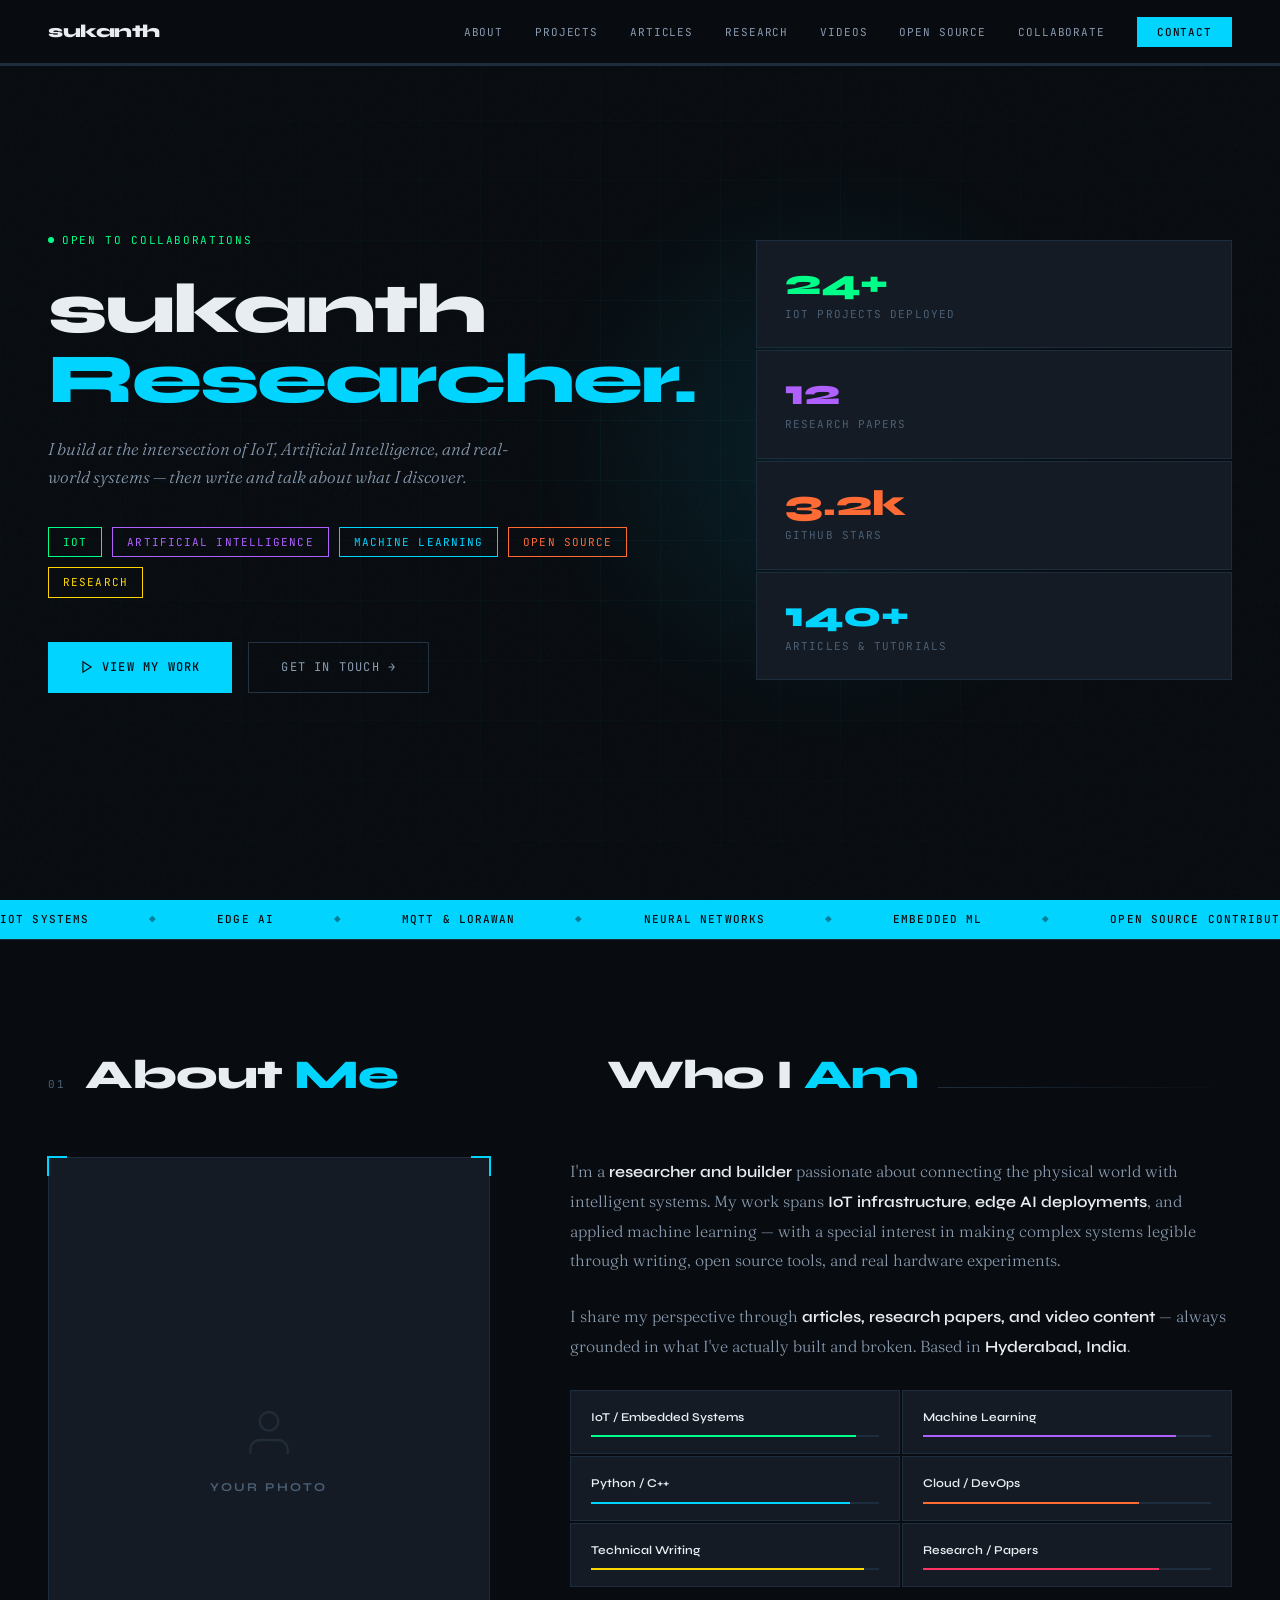
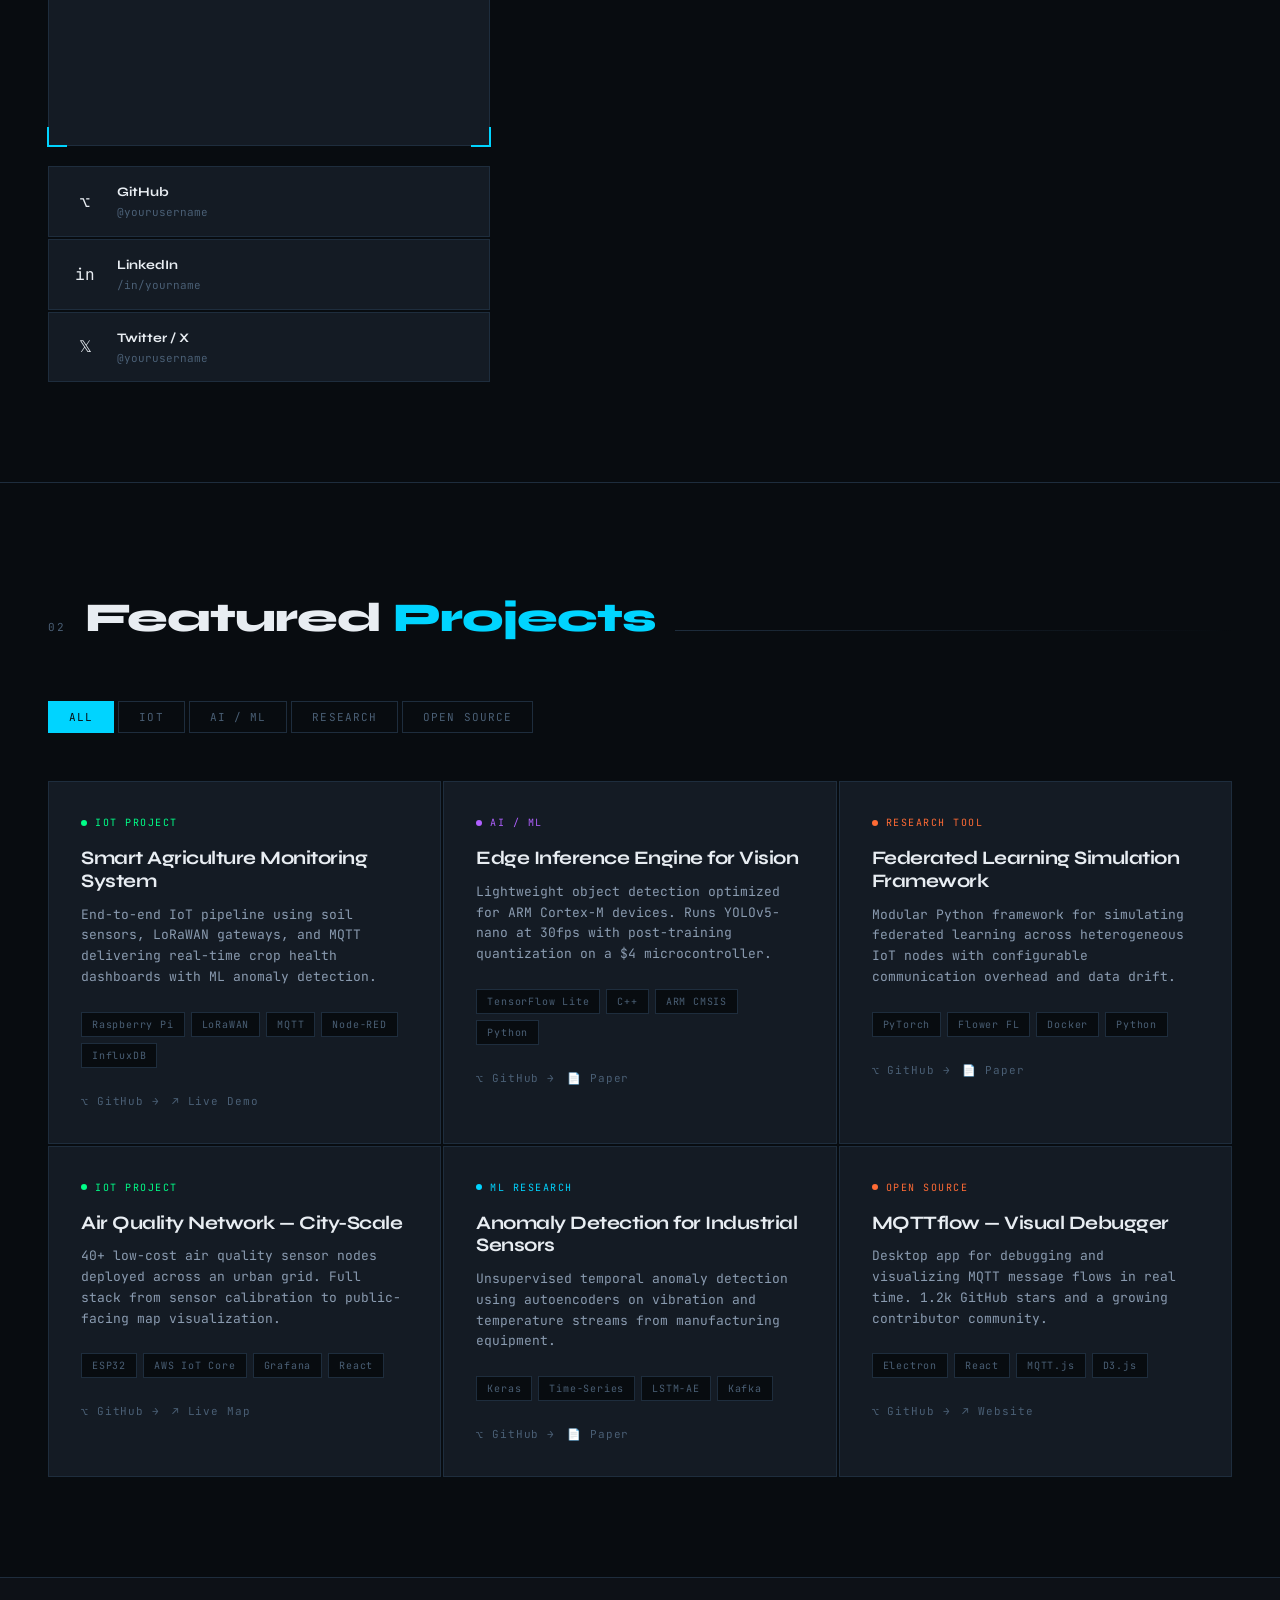
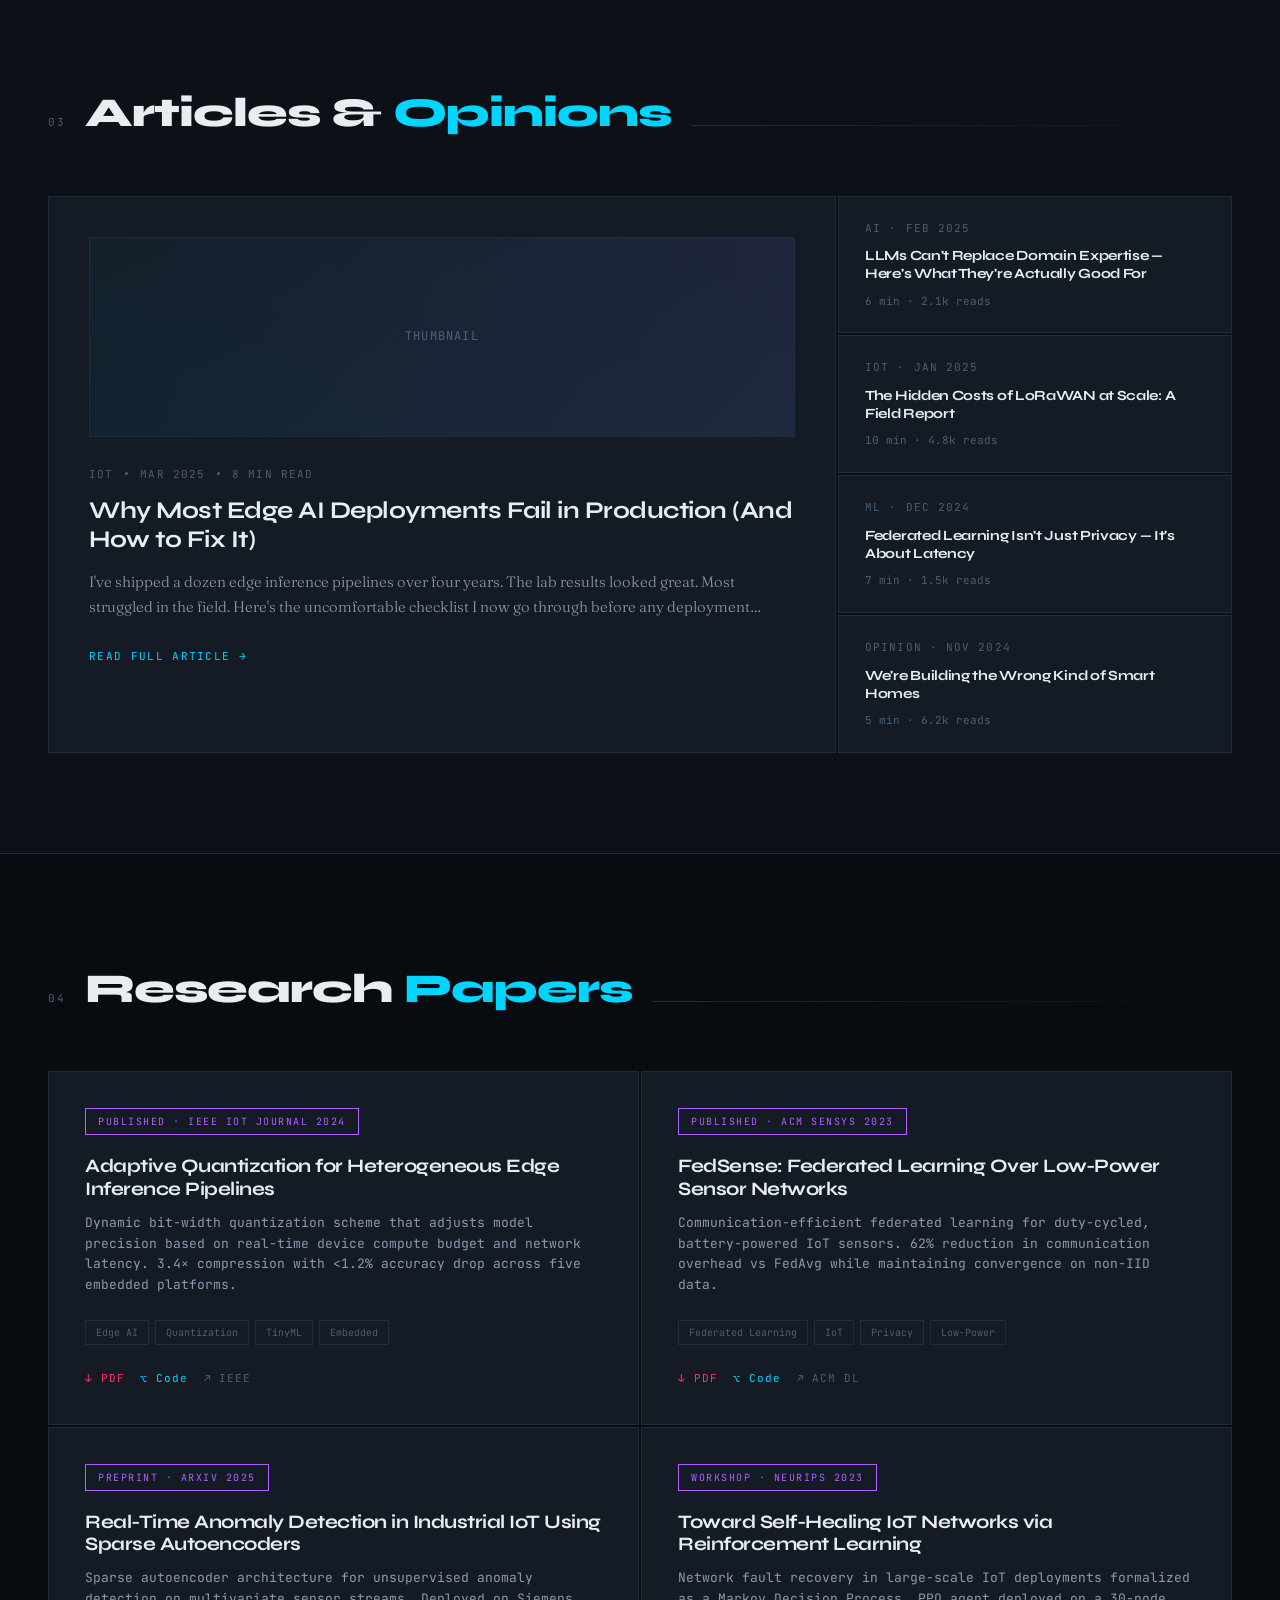
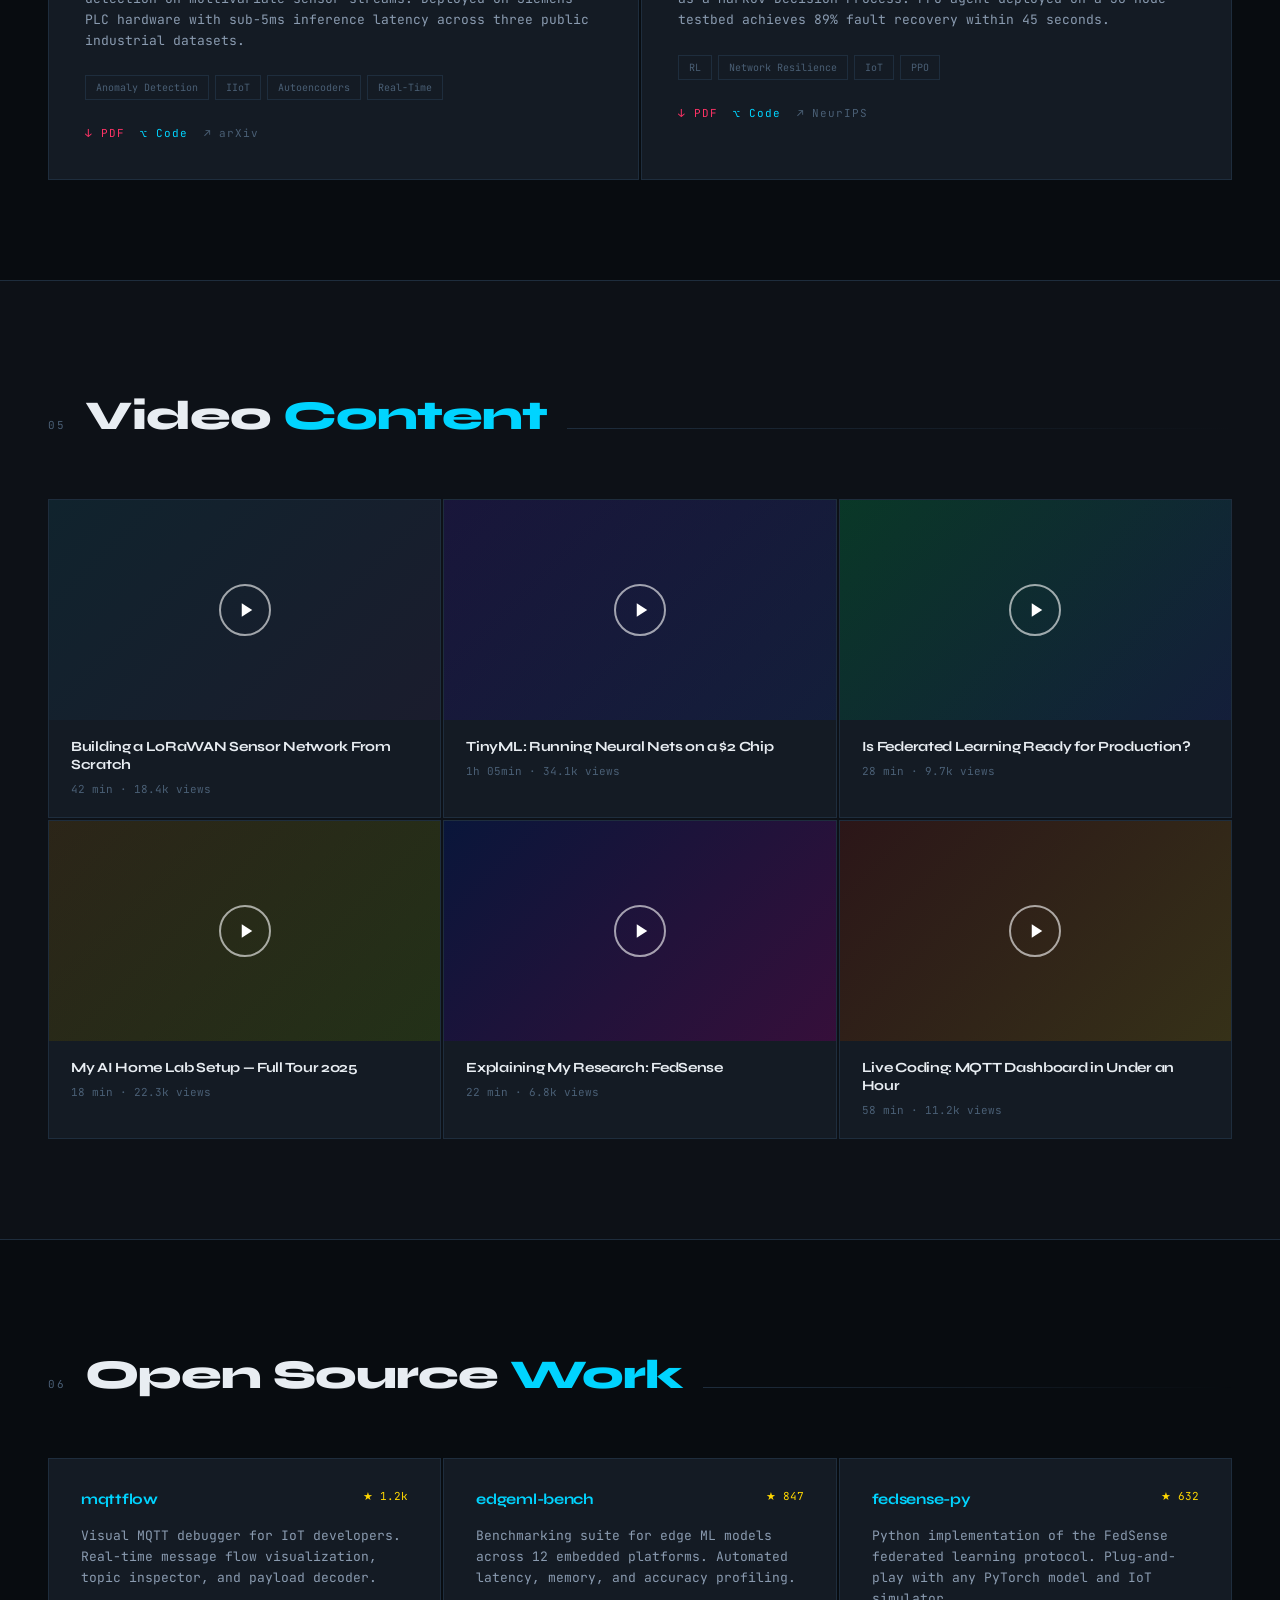
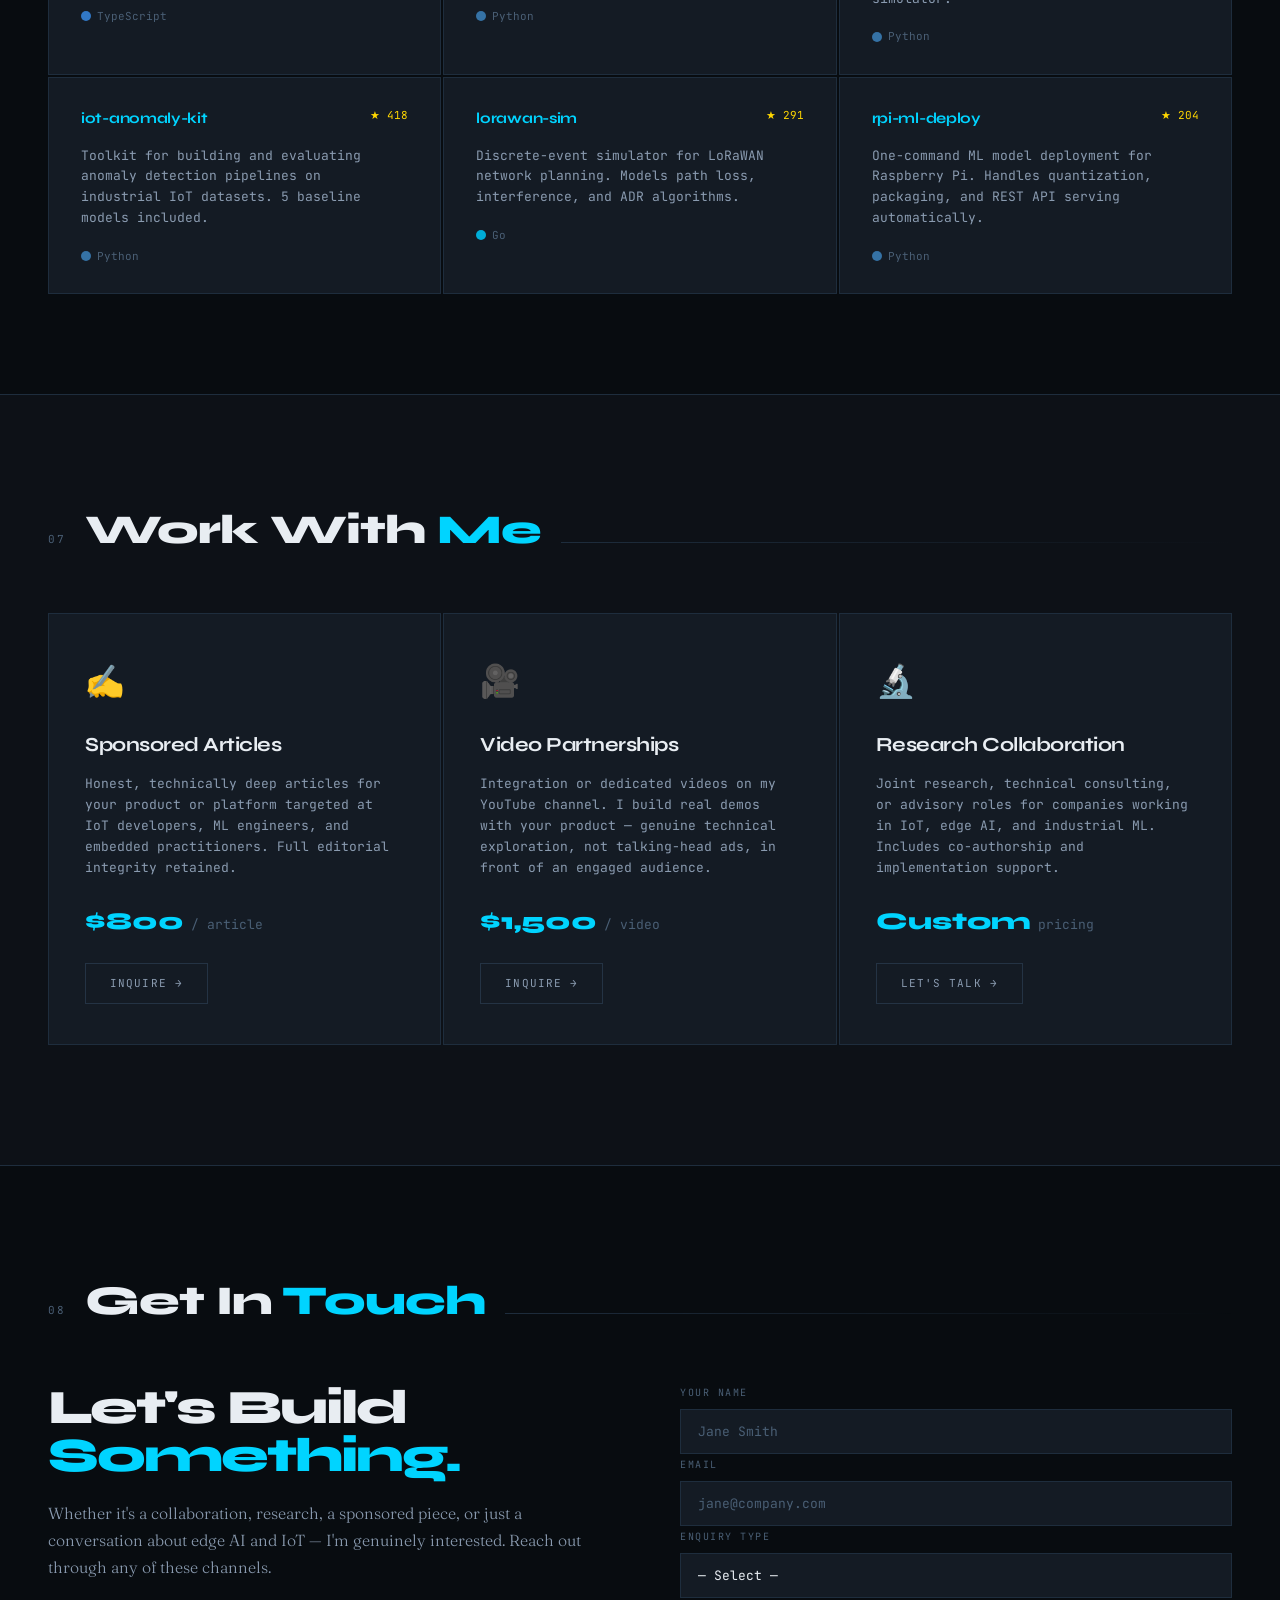
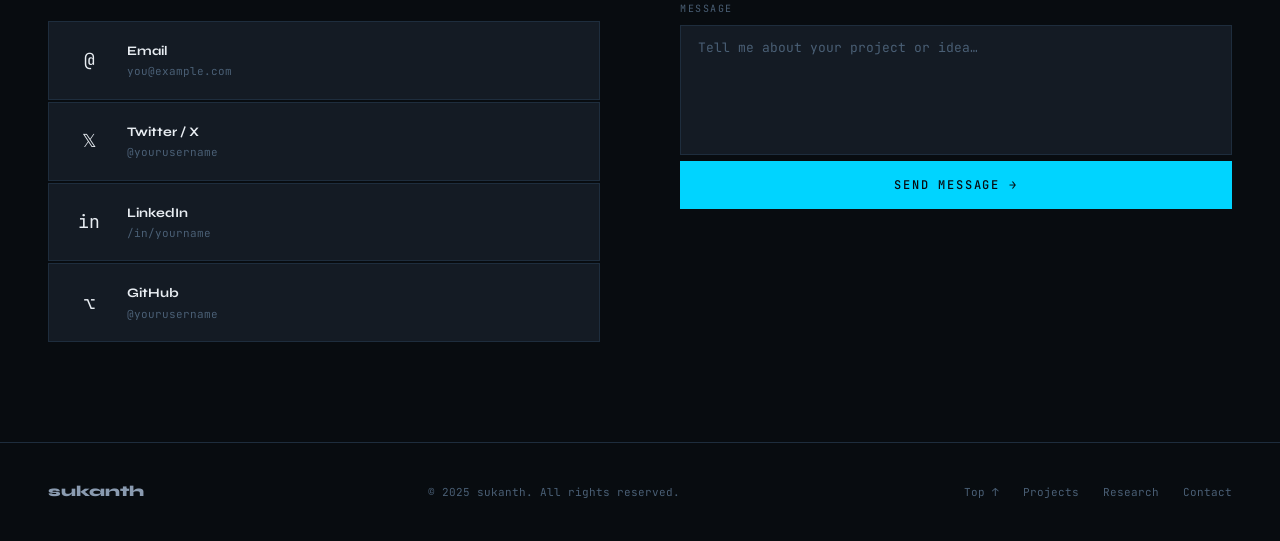
<file: index.html>
<!DOCTYPE html>
<html lang="en">
<head>
<meta charset="UTF-8" />
<meta name="viewport" content="width=device-width, initial-scale=1.0"/>
<title>sukanth | Tech Researcher · IoT · AI/ML · Open Source</title>
<link rel="preconnect" href="https://fonts.googleapis.com">
<link rel="preconnect" href="https://fonts.gstatic.com" crossorigin>
<link href="https://fonts.googleapis.com/css2?family=Syne:wght@400;600;700;800&family=JetBrains+Mono:wght@300;400;500&family=Fraunces:ital,wght@0,300;0,600;1,300&display=swap" rel="stylesheet">
<style>
  :root {
    --bg: #080c10;
    --bg2: #0d1117;
    --bg3: #111820;
    --surface: #141b24;
    --surface2: #1a2535;
    --border: #1e2d3d;
    --border2: #243344;
    --text: #e8edf2;
    --text2: #8a9bb0;
    --text3: #4a5f75;
    --accent: #00d4ff;
    --accent2: #0099cc;
    --green: #00ff88;
    --orange: #ff6b35;
    --purple: #b060ff;
    --yellow: #ffd700;
    --red: #ff3366;
    --font-display: 'Syne', sans-serif;
    --font-mono: 'JetBrains Mono', monospace;
    --font-serif: 'Fraunces', serif;
  }

  *, *::before, *::after { box-sizing: border-box; margin: 0; padding: 0; }
  html { scroll-behavior: smooth; }

  body {
    background: var(--bg);
    color: var(--text);
    font-family: var(--font-mono);
    font-size: 14px;
    line-height: 1.7;
    overflow-x: hidden;
  }

  body::before {
    content: '';
    position: fixed; inset: 0; z-index: 1;
    background-image: url("data:image/svg+xml,%3Csvg viewBox='0 0 256 256' xmlns='http://www.w3.org/2000/svg'%3E%3Cfilter id='noise'%3E%3CfeTurbulence type='fractalNoise' baseFrequency='0.9' numOctaves='4' stitchTiles='stitch'/%3E%3C/filter%3E%3Crect width='100%25' height='100%25' filter='url(%23noise)' opacity='0.04'/%3E%3C/svg%3E");
    pointer-events: none; opacity: .5;
  }

  nav {
    position: fixed; top: 0; left: 0; right: 0; z-index: 1000;
    display: flex; align-items: center; justify-content: space-between;
    padding: 0 48px;
    height: 64px;
    background: rgba(8,12,16,0.88);
    backdrop-filter: blur(20px);
    border-bottom: 1px solid var(--border);
  }
  .nav-logo {
    font-family: var(--font-display);
    font-size: 18px; font-weight: 800;
    color: var(--text);
    text-decoration: none;
    letter-spacing: -0.5px;
  }
  .nav-logo span { color: var(--accent); }
  .nav-links { display: flex; gap: 32px; list-style: none; align-items: center; }
  .nav-links a {
    font-family: var(--font-mono);
    font-size: 11px;
    color: var(--text2);
    text-decoration: none;
    letter-spacing: 0.08em;
    text-transform: uppercase;
    transition: color .2s;
    position: relative;
  }
  .nav-links a::after {
    content: '';
    position: absolute; bottom: -4px; left: 0; right: 0;
    height: 1px; background: var(--accent);
    transform: scaleX(0); transition: transform .2s;
  }
  .nav-links a:hover { color: var(--accent); }
  .nav-links a:hover::after { transform: scaleX(1); }
  .nav-cta {
    background: var(--accent) !important; color: var(--bg) !important;
    padding: 8px 20px !important; font-weight: 500;
  }
  .nav-cta::after { display: none !important; }
  .nav-cta:hover { background: var(--green) !important; }

  section { position: relative; z-index: 2; }

  #hero {
    min-height: 100vh;
    display: grid;
    grid-template-columns: 1fr 1fr;
    align-items: center;
    padding: 100px 48px 80px;
    gap: 60px;
    overflow: hidden;
  }
  .hero-grid-bg {
    position: absolute; inset: 0;
    background-image:
      linear-gradient(rgba(0,212,255,0.04) 1px, transparent 1px),
      linear-gradient(90deg, rgba(0,212,255,0.04) 1px, transparent 1px);
    background-size: 60px 60px;
    mask-image: radial-gradient(ellipse 80% 80% at 50% 50%, black, transparent);
  }
  .hero-glow {
    position: absolute;
    width: 600px; height: 600px;
    background: radial-gradient(circle, rgba(0,212,255,0.1) 0%, transparent 70%);
    top: 50%; left: 65%; transform: translate(-50%,-50%);
    pointer-events: none;
  }
  .hero-tag {
    display: inline-flex; align-items: center; gap: 8px;
    font-size: 11px; color: var(--green);
    letter-spacing: 0.15em; text-transform: uppercase;
    margin-bottom: 24px;
  }
  .hero-tag::before {
    content: '';
    width: 6px; height: 6px;
    background: var(--green);
    border-radius: 50%;
    animation: blink 1.5s ease-in-out infinite;
  }
  @keyframes blink { 0%,100%{opacity:1;} 50%{opacity:0.2;} }

  h1.hero-name {
    font-family: var(--font-display);
    font-size: clamp(44px, 5.5vw, 82px);
    font-weight: 800;
    line-height: 1.0;
    letter-spacing: -2px;
    margin-bottom: 8px;
  }
  h1.hero-name .line2 { color: var(--accent); display: block; }

  .hero-subtitle {
    font-family: var(--font-serif);
    font-style: italic;
    font-size: 17px;
    color: var(--text2);
    margin: 20px 0 36px;
    font-weight: 300;
    max-width: 480px;
    line-height: 1.65;
  }

  .hero-tags { display: flex; flex-wrap: wrap; gap: 10px; margin-bottom: 44px; }
  .tag {
    font-size: 11px; font-family: var(--font-mono);
    letter-spacing: 0.1em; text-transform: uppercase;
    padding: 5px 14px;
    border: 1px solid;
    transition: all .2s;
  }
  .tag-iot { border-color: var(--green); color: var(--green); }
  .tag-ai { border-color: var(--purple); color: var(--purple); }
  .tag-os { border-color: var(--orange); color: var(--orange); }
  .tag-ml { border-color: var(--accent); color: var(--accent); }
  .tag-research { border-color: var(--yellow); color: var(--yellow); }
  .tag:hover { background: currentColor; color: var(--bg); }

  .hero-btns { display: flex; gap: 16px; flex-wrap: wrap; }
  .btn {
    font-family: var(--font-mono);
    font-size: 12px; letter-spacing: 0.1em;
    text-transform: uppercase;
    padding: 14px 32px;
    text-decoration: none;
    transition: all .2s;
    display: inline-flex; align-items: center; gap: 8px;
  }
  .btn-primary { background: var(--accent); color: var(--bg); font-weight: 500; }
  .btn-primary:hover { background: var(--green); transform: translateY(-2px); box-shadow: 0 8px 30px rgba(0,255,136,0.3); }
  .btn-outline { border: 1px solid var(--border2); color: var(--text2); }
  .btn-outline:hover { border-color: var(--accent); color: var(--accent); }

  .hero-stats { display: grid; grid-template-rows: repeat(4, 1fr); gap: 2px; }
  .stat-card {
    background: var(--surface);
    border: 1px solid var(--border);
    padding: 24px 28px;
    transition: border-color .2s, transform .2s;
    position: relative; overflow: hidden;
  }
  .stat-card::before {
    content: '';
    position: absolute; top: 0; left: 0; right: 0; height: 1px;
    background: linear-gradient(90deg, transparent, var(--accent), transparent);
    transform: scaleX(0); transition: transform .4s;
  }
  .stat-card:hover { border-color: var(--border2); transform: translateX(-4px); }
  .stat-card:hover::before { transform: scaleX(1); }
  .stat-num { font-family: var(--font-display); font-size: 36px; font-weight: 800; line-height: 1; margin-bottom: 4px; }
  .stat-label { font-size: 11px; color: var(--text3); letter-spacing: 0.1em; text-transform: uppercase; }

  .section-header { display: flex; align-items: baseline; gap: 20px; margin-bottom: 48px; }
  .section-num { font-family: var(--font-mono); font-size: 11px; color: var(--text3); letter-spacing: 0.15em; }
  .section-title { font-family: var(--font-display); font-size: clamp(26px, 3.2vw, 42px); font-weight: 800; letter-spacing: -1px; }
  .section-title span { color: var(--accent); }
  .section-line { flex: 1; height: 1px; background: linear-gradient(90deg, var(--border), transparent); }

  #about {
    padding: 100px 48px;
    display: grid;
    grid-template-columns: 1fr 1.5fr;
    gap: 80px;
    align-items: start;
    border-top: 1px solid var(--border);
  }
  .about-photo-placeholder {
    width: 100%;
    aspect-ratio: 3/4;
    background: var(--surface);
    border: 1px solid var(--border);
    display: flex; flex-direction: column; align-items: center; justify-content: center;
    gap: 16px; color: var(--text3);
    position: relative; overflow: hidden;
  }
  .about-photo-placeholder::after {
    content: 'YOUR PHOTO';
    font-family: var(--font-display);
    font-size: 12px; font-weight: 700;
    color: var(--text3); letter-spacing: 0.2em;
  }
  .photo-frame { position: relative; }
  .photo-corner {
    position: absolute; width: 20px; height: 20px;
    border-color: var(--accent); border-style: solid;
  }
  .photo-corner-tl { top: -1px; left: -1px; border-width: 2px 0 0 2px; }
  .photo-corner-tr { top: -1px; right: -1px; border-width: 2px 2px 0 0; }
  .photo-corner-bl { bottom: -1px; left: -1px; border-width: 0 0 2px 2px; }
  .photo-corner-br { bottom: -1px; right: -1px; border-width: 0 2px 2px 0; }

  .about-bio {
    font-family: var(--font-serif);
    font-size: 16px; color: var(--text2);
    line-height: 1.8; margin-bottom: 28px; font-weight: 300;
  }
  .about-bio strong { color: var(--text); font-weight: 600; font-style: normal; font-family: var(--font-display); }

  .skills-grid { display: grid; grid-template-columns: 1fr 1fr; gap: 2px; margin-bottom: 36px; }
  .skill-item {
    background: var(--surface); padding: 16px 20px;
    border: 1px solid var(--border); transition: border-color .2s;
  }
  .skill-item:hover { border-color: var(--accent); }
  .skill-name { font-size: 12px; color: var(--text); margin-bottom: 8px; font-family: var(--font-display); font-weight: 600; }
  .skill-bar { height: 2px; background: var(--border); }
  .skill-fill { height: 100%; background: var(--accent); }

  .socials-row { display: flex; flex-direction: column; gap: 2px; margin-top: 20px; }
  .social-link {
    display: flex; align-items: center; gap: 16px;
    padding: 14px 20px;
    background: var(--surface); border: 1px solid var(--border);
    text-decoration: none; color: var(--text);
    transition: all .2s;
  }
  .social-link:hover { border-color: var(--accent); transform: translateX(6px); }
  .social-link-icon { font-size: 16px; width: 32px; text-align: center; }
  .social-link-label { font-family: var(--font-display); font-size: 13px; font-weight: 700; }
  .social-link-val { font-size: 11px; color: var(--text3); }

  #projects { padding: 100px 48px; border-top: 1px solid var(--border); }
  .projects-filter { display: flex; gap: 4px; margin-bottom: 48px; flex-wrap: wrap; }
  .filter-btn {
    font-family: var(--font-mono); font-size: 11px; letter-spacing: 0.1em; text-transform: uppercase;
    padding: 8px 20px; background: transparent;
    border: 1px solid var(--border); color: var(--text3); transition: all .2s;
  }
  .filter-btn.active, .filter-btn:hover { background: var(--accent); color: var(--bg); border-color: var(--accent); }

  .projects-grid { display: grid; grid-template-columns: repeat(3, 1fr); gap: 2px; }
  .project-card {
    background: var(--surface); border: 1px solid var(--border);
    padding: 32px; transition: all .25s; position: relative; overflow: hidden;
  }
  .project-card::after {
    content: ''; position: absolute; bottom: 0; left: 0; right: 0; height: 2px;
    background: var(--accent); transform: scaleX(0); transform-origin: left; transition: transform .3s;
  }
  .project-card:hover { background: var(--bg3); border-color: var(--border2); transform: translateY(-4px); }
  .project-card:hover::after { transform: scaleX(1); }
  .project-type { font-size: 10px; letter-spacing: 0.15em; text-transform: uppercase; margin-bottom: 16px; display: flex; align-items: center; gap: 8px; }
  .project-dot { width: 6px; height: 6px; border-radius: 50%; }
  .project-title { font-family: var(--font-display); font-size: 19px; font-weight: 700; margin-bottom: 12px; line-height: 1.2; letter-spacing: -0.5px; }
  .project-desc { font-size: 13px; color: var(--text2); line-height: 1.6; margin-bottom: 24px; }
  .project-stack { display: flex; flex-wrap: wrap; gap: 6px; margin-bottom: 24px; }
  .stack-chip { font-size: 10px; letter-spacing: 0.08em; padding: 3px 10px; background: var(--bg); border: 1px solid var(--border); color: var(--text3); transition: border-color .2s; }
  .project-card:hover .stack-chip { border-color: var(--border2); color: var(--text2); }
  .project-links { display: flex; gap: 12px; }
  .project-link { font-size: 11px; color: var(--text3); text-decoration: none; letter-spacing: 0.08em; display: flex; align-items: center; gap: 6px; transition: color .2s; }
  .project-link:hover { color: var(--accent); }

  #articles { padding: 100px 48px; border-top: 1px solid var(--border); background: var(--bg2); }
  .articles-layout { display: grid; grid-template-columns: 2fr 1fr; gap: 2px; }
  .article-featured {
    background: var(--surface); border: 1px solid var(--border); padding: 40px;
    transition: border-color .2s;
  }
  .article-featured:hover { border-color: var(--border2); }
  .article-featured-img {
    width: 100%; height: 200px;
    background: linear-gradient(135deg, var(--bg3), var(--surface2));
    margin-bottom: 28px;
    display: flex; align-items: center; justify-content: center;
    color: var(--text3); font-size: 12px; letter-spacing: 0.1em;
    border: 1px solid var(--border); position: relative; overflow: hidden;
  }
  .article-featured-img::before {
    content: ''; position: absolute; inset: 0;
    background: linear-gradient(45deg, rgba(0,212,255,0.05), rgba(176,96,255,0.05));
  }
  .article-meta {
    display: flex; gap: 12px; align-items: center;
    font-size: 11px; color: var(--text3); letter-spacing: 0.1em; text-transform: uppercase; margin-bottom: 14px;
  }
  .article-meta-dot { width: 3px; height: 3px; border-radius: 50%; background: var(--text3); }
  .article-title { font-family: var(--font-display); font-size: 24px; font-weight: 700; letter-spacing: -0.5px; margin-bottom: 14px; line-height: 1.2; }
  .article-excerpt { font-family: var(--font-serif); font-size: 15px; font-weight: 300; color: var(--text2); line-height: 1.7; margin-bottom: 24px; }
  .read-more {
    font-size: 11px; color: var(--accent); text-decoration: none;
    letter-spacing: 0.12em; text-transform: uppercase;
    display: inline-flex; align-items: center; gap: 8px; transition: gap .2s;
  }
  .read-more:hover { gap: 14px; }
  .articles-sidebar { display: flex; flex-direction: column; gap: 2px; }
  .article-mini {
    background: var(--surface); border: 1px solid var(--border); padding: 22px 26px;
    transition: border-color .2s, transform .2s; flex: 1;
  }
  .article-mini:hover { border-color: var(--border2); transform: translateX(4px); }
  .article-mini-title { font-family: var(--font-display); font-size: 14px; font-weight: 700; margin-bottom: 8px; line-height: 1.3; letter-spacing: -0.3px; }
  .article-mini-meta { font-size: 11px; color: var(--text3); }

  #research { padding: 100px 48px; border-top: 1px solid var(--border); }
  .research-grid { display: grid; grid-template-columns: repeat(2, 1fr); gap: 2px; }
  .research-card { background: var(--surface); border: 1px solid var(--border); padding: 36px; transition: all .2s; }
  .research-card:hover { border-color: var(--purple); }
  .research-badge { display: inline-block; font-size: 10px; letter-spacing: 0.15em; text-transform: uppercase; padding: 4px 12px; margin-bottom: 20px; border: 1px solid var(--purple); color: var(--purple); }
  .research-title { font-family: var(--font-display); font-size: 19px; font-weight: 700; margin-bottom: 12px; line-height: 1.2; letter-spacing: -0.5px; }
  .research-abstract { font-size: 13px; color: var(--text2); line-height: 1.6; margin-bottom: 24px; }
  .research-tags { display: flex; flex-wrap: wrap; gap: 6px; margin-bottom: 24px; }
  .research-tag { font-size: 10px; padding: 3px 10px; border: 1px solid var(--border); color: var(--text3); }
  .research-links { display: flex; gap: 16px; }
  .research-link { font-size: 11px; text-decoration: none; display: inline-flex; align-items: center; gap: 6px; letter-spacing: 0.08em; transition: opacity .2s; }
  .research-link:hover { opacity: 0.7; }
  .research-link.pdf { color: var(--red); }
  .research-link.code { color: var(--accent); }
  .research-link.ext { color: var(--text3); }

  #videos { padding: 100px 48px; border-top: 1px solid var(--border); background: var(--bg2); }
  .videos-grid { display: grid; grid-template-columns: repeat(3, 1fr); gap: 2px; }
  .video-card { background: var(--surface); border: 1px solid var(--border); overflow: hidden; transition: all .25s; }
  .video-card:hover { border-color: var(--border2); transform: translateY(-4px); }
  .video-thumb { width: 100%; aspect-ratio: 16/9; background: var(--bg3); display: flex; align-items: center; justify-content: center; position: relative; overflow: hidden; }
  .video-thumb::before { content: ''; position: absolute; inset: 0; background: linear-gradient(135deg, rgba(0,212,255,0.06), rgba(176,96,255,0.06)); }
  .play-btn { width: 52px; height: 52px; border: 2px solid rgba(255,255,255,0.6); border-radius: 50%; display: flex; align-items: center; justify-content: center; transition: all .2s; position: relative; z-index: 1; }
  .play-btn svg { margin-left: 4px; }
  .video-card:hover .play-btn { background: var(--accent); border-color: var(--accent); transform: scale(1.1); }
  .video-info { padding: 18px 22px; }
  .video-title { font-family: var(--font-display); font-size: 14px; font-weight: 700; margin-bottom: 6px; line-height: 1.3; letter-spacing: -0.3px; }
  .video-meta { font-size: 11px; color: var(--text3); }

  #opensource { padding: 100px 48px; border-top: 1px solid var(--border); }
  .os-grid { display: grid; grid-template-columns: repeat(3, 1fr); gap: 2px; }
  .os-card { background: var(--surface); border: 1px solid var(--border); padding: 28px 32px; transition: all .2s; }
  .os-card:hover { border-color: var(--orange); transform: translateY(-3px); }
  .os-header { display: flex; justify-content: space-between; align-items: flex-start; margin-bottom: 14px; }
  .os-title { font-family: var(--font-display); font-size: 15px; font-weight: 700; color: var(--accent); letter-spacing: -0.3px; }
  .os-stars { font-size: 11px; color: var(--yellow); display: flex; align-items: center; gap: 4px; }
  .os-desc { font-size: 13px; color: var(--text2); line-height: 1.6; margin-bottom: 18px; }
  .os-lang { display: flex; align-items: center; gap: 6px; font-size: 11px; color: var(--text3); }
  .lang-dot { width: 10px; height: 10px; border-radius: 50%; }

  #collaborate { padding: 100px 48px; border-top: 1px solid var(--border); background: var(--bg2); }
  .collab-grid { display: grid; grid-template-columns: 1fr 1fr 1fr; gap: 2px; margin-bottom: 20px; }
  .collab-card {
    background: var(--surface); border: 1px solid var(--border); padding: 40px 36px;
    transition: all .2s; position: relative; overflow: hidden;
  }
  .collab-card::before {
    content: ''; position: absolute; top: 0; left: 0; bottom: 0; width: 2px;
    background: var(--accent); transform: scaleY(0); transform-origin: top; transition: transform .3s;
  }
  .collab-card:hover { border-color: var(--border2); }
  .collab-card:hover::before { transform: scaleY(1); }
  .collab-icon { font-size: 32px; margin-bottom: 20px; }
  .collab-title { font-family: var(--font-display); font-size: 20px; font-weight: 700; margin-bottom: 12px; letter-spacing: -0.5px; }
  .collab-desc { font-size: 13px; color: var(--text2); line-height: 1.6; margin-bottom: 24px; }
  .collab-price { font-family: var(--font-display); font-size: 24px; font-weight: 800; color: var(--accent); margin-bottom: 20px; }
  .collab-price span { font-size: 13px; color: var(--text3); font-family: var(--font-mono); font-weight: 400; }

  #contact { padding: 100px 48px; border-top: 1px solid var(--border); }
  .contact-layout { display: grid; grid-template-columns: 1fr 1fr; gap: 80px; align-items: start; }
  .contact-info h2 { font-family: var(--font-display); font-size: 48px; font-weight: 800; letter-spacing: -2px; line-height: 1.0; margin-bottom: 20px; }
  .contact-info h2 span { color: var(--accent); display: block; }
  .contact-info p { font-family: var(--font-serif); font-size: 16px; font-weight: 300; color: var(--text2); line-height: 1.7; margin-bottom: 40px; }
  .contact-links-list { display: flex; flex-direction: column; gap: 2px; }
  .contact-link {
    display: flex; align-items: center; gap: 20px;
    padding: 18px 22px;
    background: var(--surface); border: 1px solid var(--border);
    text-decoration: none; color: var(--text); transition: all .2s;
  }
  .contact-link:hover { border-color: var(--accent); transform: translateX(6px); }
  .contact-link-icon { font-size: 18px; width: 36px; text-align: center; flex-shrink: 0; }
  .contact-link-label { font-family: var(--font-display); font-size: 13px; font-weight: 700; }
  .contact-link-value { font-size: 11px; color: var(--text3); }

  .contact-form { display: flex; flex-direction: column; gap: 2px; }
  .form-group { display: flex; flex-direction: column; }
  .form-label { font-size: 10px; letter-spacing: 0.15em; text-transform: uppercase; color: var(--text3); margin-bottom: 8px; }
  .form-input, .form-select, .form-textarea {
    background: var(--surface); border: 1px solid var(--border); color: var(--text);
    font-family: var(--font-mono); font-size: 13px; padding: 13px 17px; outline: none;
    transition: border-color .2s; resize: none; appearance: none;
  }
  .form-input:focus, .form-select:focus, .form-textarea:focus { border-color: var(--accent); }
  .form-input::placeholder, .form-textarea::placeholder { color: var(--text3); }
  .form-textarea { min-height: 130px; }
  .form-submit {
    background: var(--accent); color: var(--bg); border: none; padding: 16px;
    font-family: var(--font-mono); font-size: 12px; letter-spacing: 0.15em;
    text-transform: uppercase; font-weight: 500; transition: all .2s; margin-top: 4px;
  }
  .form-submit:hover { background: var(--green); transform: translateY(-2px); box-shadow: 0 8px 24px rgba(0,255,136,0.25); }

  .ticker-wrap { overflow: hidden; background: var(--accent); color: var(--bg); padding: 10px 0; position: relative; z-index: 2; }
  .ticker-content {
    display: flex; gap: 60px;
    animation: ticker 30s linear infinite;
    white-space: nowrap;
    font-family: var(--font-mono); font-size: 11px; letter-spacing: 0.1em; text-transform: uppercase; font-weight: 500;
  }
  @keyframes ticker { 0%{transform:translateX(0);} 100%{transform:translateX(-50%);} }
  .ticker-sep { color: rgba(0,0,0,0.4); }

  .scroll-progress { position: fixed; top: 64px; left: 0; right: 0; z-index: 999; height: 2px; background: var(--border); }
  .scroll-bar { height: 100%; background: var(--accent); width: 0%; }

  footer {
    border-top: 1px solid var(--border); padding: 36px 48px;
    display: flex; align-items: center; justify-content: space-between;
    background: var(--bg); position: relative; z-index: 2;
  }
  .footer-logo { font-family: var(--font-display); font-size: 15px; font-weight: 800; color: var(--text2); }
  .footer-logo span { color: var(--accent); }
  .footer-copy { font-size: 11px; color: var(--text3); }
  .footer-links { display: flex; gap: 24px; }
  .footer-links a { font-size: 11px; color: var(--text3); text-decoration: none; transition: color .2s; }
  .footer-links a:hover { color: var(--accent); }

  .fade-in { opacity: 0; transform: translateY(20px); transition: opacity .6s ease, transform .6s ease; }
  .fade-in.visible { opacity: 1; transform: translateY(0); }

  @media (max-width: 1024px) {
    #hero { grid-template-columns: 1fr; padding: 100px 24px 60px; }
    .hero-stats { grid-template-columns: repeat(2,1fr); grid-template-rows: repeat(2,1fr); }
    .projects-grid, .videos-grid, .os-grid { grid-template-columns: 1fr 1fr; }
    .collab-grid { grid-template-columns: 1fr 1fr; }
    #about { grid-template-columns: 1fr; }
    .research-grid { grid-template-columns: 1fr; }
    .articles-layout { grid-template-columns: 1fr; }
    .contact-layout { grid-template-columns: 1fr; gap: 48px; }
  }
  @media (max-width: 768px) {
    nav { padding: 0 20px; }
    .nav-links { display: none; }
    .projects-grid, .videos-grid, .os-grid, .collab-grid { grid-template-columns: 1fr; }
    #hero, #about, #projects, #articles, #research, #videos, #opensource, #collaborate, #contact { padding-left: 20px; padding-right: 20px; }
    footer { flex-direction: column; gap: 16px; text-align: center; }
  }
</style>
</head>
<body>

<div class="scroll-progress"><div class="scroll-bar" id="scrollBar"></div></div>

<!-- NAV -->
<nav>
  <a href="#" class="nav-logo">sukanth</a>
  <ul class="nav-links">
    <li><a href="#about">About</a></li>
    <li><a href="#projects">Projects</a></li>
    <li><a href="#articles">Articles</a></li>
    <li><a href="#research">Research</a></li>
    <li><a href="#videos">Videos</a></li>
    <li><a href="#opensource">Open Source</a></li>
    <li><a href="#collaborate">Collaborate</a></li>
    <li><a href="#contact" class="nav-cta">Contact</a></li>
  </ul>
</nav>

<!-- HERO -->
<section id="hero">
  <div class="hero-grid-bg"></div>
  <div class="hero-glow"></div>

  <div class="fade-in">
    <div class="hero-tag">Open to Collaborations</div>
    <h1 class="hero-name">
      sukanth
      <span class="line2">Researcher.</span>
    </h1>
    <p class="hero-subtitle">
      I build at the intersection of IoT, Artificial Intelligence, and real-world systems — then write and talk about what I discover.
    </p>
    <div class="hero-tags">
      <span class="tag tag-iot">IoT</span>
      <span class="tag tag-ai">Artificial Intelligence</span>
      <span class="tag tag-ml">Machine Learning</span>
      <span class="tag tag-os">Open Source</span>
      <span class="tag tag-research">Research</span>
    </div>
    <div class="hero-btns">
      <a href="#projects" class="btn btn-primary">
        <svg width="14" height="14" viewBox="0 0 24 24" fill="none" stroke="currentColor" stroke-width="2"><polygon points="5,3 19,12 5,21"/></svg>
        View My Work
      </a>
      <a href="#contact" class="btn btn-outline">Get In Touch →</a>
    </div>
  </div>

  <div class="hero-stats fade-in" style="transition-delay:.15s">
    <div class="stat-card">
      <div class="stat-num" style="color:var(--green)">24+</div>
      <div class="stat-label">IoT Projects Deployed</div>
    </div>
    <div class="stat-card">
      <div class="stat-num" style="color:var(--purple)">12</div>
      <div class="stat-label">Research Papers</div>
    </div>
    <div class="stat-card">
      <div class="stat-num" style="color:var(--orange)">3.2k</div>
      <div class="stat-label">GitHub Stars</div>
    </div>
    <div class="stat-card">
      <div class="stat-num" style="color:var(--accent)">140+</div>
      <div class="stat-label">Articles & Tutorials</div>
    </div>
  </div>
</section>

<!-- TICKER -->
<div class="ticker-wrap">
  <div class="ticker-content">
    <span>IoT Systems</span><span class="ticker-sep">◆</span><span>Edge AI</span><span class="ticker-sep">◆</span><span>MQTT &amp; LoRaWAN</span><span class="ticker-sep">◆</span><span>Neural Networks</span><span class="ticker-sep">◆</span><span>Embedded ML</span><span class="ticker-sep">◆</span><span>Open Source Contributor</span><span class="ticker-sep">◆</span><span>Tech Writer</span><span class="ticker-sep">◆</span><span>TensorFlow · PyTorch</span><span class="ticker-sep">◆</span><span>Raspberry Pi · Arduino</span><span class="ticker-sep">◆</span><span>Cloud Architecture</span><span class="ticker-sep">◆</span>
    <span>IoT Systems</span><span class="ticker-sep">◆</span><span>Edge AI</span><span class="ticker-sep">◆</span><span>MQTT &amp; LoRaWAN</span><span class="ticker-sep">◆</span><span>Neural Networks</span><span class="ticker-sep">◆</span><span>Embedded ML</span><span class="ticker-sep">◆</span><span>Open Source Contributor</span><span class="ticker-sep">◆</span><span>Tech Writer</span><span class="ticker-sep">◆</span><span>TensorFlow · PyTorch</span><span class="ticker-sep">◆</span><span>Raspberry Pi · Arduino</span><span class="ticker-sep">◆</span><span>Cloud Architecture</span><span class="ticker-sep">◆</span>
  </div>
</div>

<!-- ABOUT -->
<section id="about">
  <div class="fade-in">
    <div class="section-header">
      <span class="section-num">01</span>
      <h2 class="section-title">About <span>Me</span></h2>
    </div>
    <div class="photo-frame">
      <div class="about-photo-placeholder">
        <svg width="56" height="56" viewBox="0 0 24 24" fill="none" stroke="currentColor" stroke-width="1" style="opacity:.25"><path d="M20 21v-2a4 4 0 0 0-4-4H8a4 4 0 0 0-4 4v2"/><circle cx="12" cy="7" r="4"/></svg>
      </div>
      <div class="photo-corner photo-corner-tl"></div>
      <div class="photo-corner photo-corner-tr"></div>
      <div class="photo-corner photo-corner-bl"></div>
      <div class="photo-corner photo-corner-br"></div>
    </div>
    <div class="socials-row">
      <a href="https://github.com" target="_blank" class="social-link">
        <span class="social-link-icon">⌥</span>
        <div><div class="social-link-label">GitHub</div><div class="social-link-val">@yourusername</div></div>
      </a>
      <a href="https://linkedin.com" target="_blank" class="social-link">
        <span class="social-link-icon">in</span>
        <div><div class="social-link-label">LinkedIn</div><div class="social-link-val">/in/yourname</div></div>
      </a>
      <a href="https://twitter.com" target="_blank" class="social-link">
        <span class="social-link-icon">𝕏</span>
        <div><div class="social-link-label">Twitter / X</div><div class="social-link-val">@yourusername</div></div>
      </a>
    </div>
  </div>

  <div class="fade-in" style="transition-delay:.15s">
    <div class="section-header">
      <span class="section-num" style="opacity:0">01</span>
      <h2 class="section-title">Who I <span>Am</span></h2>
      <div class="section-line"></div>
    </div>
    <p class="about-bio">
      I'm a <strong>researcher and builder</strong> passionate about connecting the physical world with intelligent systems.
      My work spans <strong>IoT infrastructure</strong>, <strong>edge AI deployments</strong>, and applied machine learning —
      with a special interest in making complex systems legible through writing, open source tools, and real hardware experiments.
    </p>
    <p class="about-bio">
      I share my perspective through <strong>articles, research papers, and video content</strong> — always grounded in what I've actually built and broken. Based in <strong>Hyderabad, India</strong>.
    </p>
    <div class="skills-grid">
      <div class="skill-item"><div class="skill-name">IoT / Embedded Systems</div><div class="skill-bar"><div class="skill-fill" style="width:92%; background:var(--green)"></div></div></div>
      <div class="skill-item"><div class="skill-name">Machine Learning</div><div class="skill-bar"><div class="skill-fill" style="width:88%; background:var(--purple)"></div></div></div>
      <div class="skill-item"><div class="skill-name">Python / C++</div><div class="skill-bar"><div class="skill-fill" style="width:90%"></div></div></div>
      <div class="skill-item"><div class="skill-name">Cloud / DevOps</div><div class="skill-bar"><div class="skill-fill" style="width:75%; background:var(--orange)"></div></div></div>
      <div class="skill-item"><div class="skill-name">Technical Writing</div><div class="skill-bar"><div class="skill-fill" style="width:95%; background:var(--yellow)"></div></div></div>
      <div class="skill-item"><div class="skill-name">Research / Papers</div><div class="skill-bar"><div class="skill-fill" style="width:82%; background:var(--red)"></div></div></div>
    </div>
  </div>
</section>

<!-- PROJECTS -->
<section id="projects">
  <div class="section-header fade-in">
    <span class="section-num">02</span>
    <h2 class="section-title">Featured <span>Projects</span></h2>
    <div class="section-line"></div>
  </div>
  <div class="projects-filter fade-in">
    <button class="filter-btn active" onclick="filterProjects('all',this)">All</button>
    <button class="filter-btn" onclick="filterProjects('iot',this)">IoT</button>
    <button class="filter-btn" onclick="filterProjects('ai',this)">AI / ML</button>
    <button class="filter-btn" onclick="filterProjects('research',this)">Research</button>
    <button class="filter-btn" onclick="filterProjects('os',this)">Open Source</button>
  </div>
  <div class="projects-grid" id="projectsGrid">

    <div class="project-card fade-in" data-cat="iot">
      <div class="project-type" style="color:var(--green)"><div class="project-dot" style="background:var(--green)"></div> IoT Project</div>
      <div class="project-title">Smart Agriculture Monitoring System</div>
      <div class="project-desc">End-to-end IoT pipeline using soil sensors, LoRaWAN gateways, and MQTT delivering real-time crop health dashboards with ML anomaly detection.</div>
      <div class="project-stack"><span class="stack-chip">Raspberry Pi</span><span class="stack-chip">LoRaWAN</span><span class="stack-chip">MQTT</span><span class="stack-chip">Node-RED</span><span class="stack-chip">InfluxDB</span></div>
      <div class="project-links"><a href="#" class="project-link">⌥ GitHub →</a><a href="#" class="project-link">↗ Live Demo</a></div>
    </div>

    <div class="project-card fade-in" data-cat="ai" style="transition-delay:.08s">
      <div class="project-type" style="color:var(--purple)"><div class="project-dot" style="background:var(--purple)"></div> AI / ML</div>
      <div class="project-title">Edge Inference Engine for Vision</div>
      <div class="project-desc">Lightweight object detection optimized for ARM Cortex-M devices. Runs YOLOv5-nano at 30fps with post-training quantization on a $4 microcontroller.</div>
      <div class="project-stack"><span class="stack-chip">TensorFlow Lite</span><span class="stack-chip">C++</span><span class="stack-chip">ARM CMSIS</span><span class="stack-chip">Python</span></div>
      <div class="project-links"><a href="#" class="project-link">⌥ GitHub →</a><a href="#" class="project-link">📄 Paper</a></div>
    </div>

    <div class="project-card fade-in" data-cat="research" style="transition-delay:.16s">
      <div class="project-type" style="color:var(--orange)"><div class="project-dot" style="background:var(--orange)"></div> Research Tool</div>
      <div class="project-title">Federated Learning Simulation Framework</div>
      <div class="project-desc">Modular Python framework for simulating federated learning across heterogeneous IoT nodes with configurable communication overhead and data drift.</div>
      <div class="project-stack"><span class="stack-chip">PyTorch</span><span class="stack-chip">Flower FL</span><span class="stack-chip">Docker</span><span class="stack-chip">Python</span></div>
      <div class="project-links"><a href="#" class="project-link">⌥ GitHub →</a><a href="#" class="project-link">📄 Paper</a></div>
    </div>

    <div class="project-card fade-in" data-cat="iot" style="transition-delay:.08s">
      <div class="project-type" style="color:var(--green)"><div class="project-dot" style="background:var(--green)"></div> IoT Project</div>
      <div class="project-title">Air Quality Network — City-Scale</div>
      <div class="project-desc">40+ low-cost air quality sensor nodes deployed across an urban grid. Full stack from sensor calibration to public-facing map visualization.</div>
      <div class="project-stack"><span class="stack-chip">ESP32</span><span class="stack-chip">AWS IoT Core</span><span class="stack-chip">Grafana</span><span class="stack-chip">React</span></div>
      <div class="project-links"><a href="#" class="project-link">⌥ GitHub →</a><a href="#" class="project-link">↗ Live Map</a></div>
    </div>

    <div class="project-card fade-in" data-cat="ai" style="transition-delay:.16s">
      <div class="project-type" style="color:var(--accent)"><div class="project-dot" style="background:var(--accent)"></div> ML Research</div>
      <div class="project-title">Anomaly Detection for Industrial Sensors</div>
      <div class="project-desc">Unsupervised temporal anomaly detection using autoencoders on vibration and temperature streams from manufacturing equipment.</div>
      <div class="project-stack"><span class="stack-chip">Keras</span><span class="stack-chip">Time-Series</span><span class="stack-chip">LSTM-AE</span><span class="stack-chip">Kafka</span></div>
      <div class="project-links"><a href="#" class="project-link">⌥ GitHub →</a><a href="#" class="project-link">📄 Paper</a></div>
    </div>

    <div class="project-card fade-in" data-cat="os">
      <div class="project-type" style="color:var(--orange)"><div class="project-dot" style="background:var(--orange)"></div> Open Source</div>
      <div class="project-title">MQTTflow — Visual Debugger</div>
      <div class="project-desc">Desktop app for debugging and visualizing MQTT message flows in real time. 1.2k GitHub stars and a growing contributor community.</div>
      <div class="project-stack"><span class="stack-chip">Electron</span><span class="stack-chip">React</span><span class="stack-chip">MQTT.js</span><span class="stack-chip">D3.js</span></div>
      <div class="project-links"><a href="#" class="project-link">⌥ GitHub →</a><a href="#" class="project-link">↗ Website</a></div>
    </div>

  </div>
</section>

<!-- ARTICLES -->
<section id="articles">
  <div class="section-header fade-in">
    <span class="section-num">03</span>
    <h2 class="section-title">Articles &amp; <span>Opinions</span></h2>
    <div class="section-line"></div>
  </div>
  <div class="articles-layout fade-in">
    <div class="article-featured">
      <div class="article-featured-img">THUMBNAIL</div>
      <div class="article-meta"><span>IoT</span><span class="article-meta-dot"></span><span>Mar 2025</span><span class="article-meta-dot"></span><span>8 min read</span></div>
      <h3 class="article-title">Why Most Edge AI Deployments Fail in Production (And How to Fix It)</h3>
      <p class="article-excerpt">I've shipped a dozen edge inference pipelines over four years. The lab results looked great. Most struggled in the field. Here's the uncomfortable checklist I now go through before any deployment…</p>
      <a href="#" class="read-more">Read full article →</a>
    </div>
    <div class="articles-sidebar">
      <div class="article-mini"><div class="article-meta" style="margin-bottom:10px">AI · Feb 2025</div><div class="article-mini-title">LLMs Can't Replace Domain Expertise — Here's What They're Actually Good For</div><div class="article-mini-meta">6 min · 2.1k reads</div></div>
      <div class="article-mini"><div class="article-meta" style="margin-bottom:10px">IoT · Jan 2025</div><div class="article-mini-title">The Hidden Costs of LoRaWAN at Scale: A Field Report</div><div class="article-mini-meta">10 min · 4.8k reads</div></div>
      <div class="article-mini"><div class="article-meta" style="margin-bottom:10px">ML · Dec 2024</div><div class="article-mini-title">Federated Learning Isn't Just Privacy — It's About Latency</div><div class="article-mini-meta">7 min · 1.5k reads</div></div>
      <div class="article-mini"><div class="article-meta" style="margin-bottom:10px">Opinion · Nov 2024</div><div class="article-mini-title">We're Building the Wrong Kind of Smart Homes</div><div class="article-mini-meta">5 min · 6.2k reads</div></div>
    </div>
  </div>
</section>

<!-- RESEARCH -->
<section id="research">
  <div class="section-header fade-in">
    <span class="section-num">04</span>
    <h2 class="section-title">Research <span>Papers</span></h2>
    <div class="section-line"></div>
  </div>
  <div class="research-grid fade-in">

    <div class="research-card">
      <div class="research-badge">Published · IEEE IoT Journal 2024</div>
      <div class="research-title">Adaptive Quantization for Heterogeneous Edge Inference Pipelines</div>
      <div class="research-abstract">Dynamic bit-width quantization scheme that adjusts model precision based on real-time device compute budget and network latency. 3.4× compression with &lt;1.2% accuracy drop across five embedded platforms.</div>
      <div class="research-tags"><span class="research-tag">Edge AI</span><span class="research-tag">Quantization</span><span class="research-tag">TinyML</span><span class="research-tag">Embedded</span></div>
      <div class="research-links"><a href="#" class="research-link pdf">↓ PDF</a><a href="#" class="research-link code">⌥ Code</a><a href="#" class="research-link ext">↗ IEEE</a></div>
    </div>

    <div class="research-card">
      <div class="research-badge">Published · ACM SenSys 2023</div>
      <div class="research-title">FedSense: Federated Learning Over Low-Power Sensor Networks</div>
      <div class="research-abstract">Communication-efficient federated learning for duty-cycled, battery-powered IoT sensors. 62% reduction in communication overhead vs FedAvg while maintaining convergence on non-IID data.</div>
      <div class="research-tags"><span class="research-tag">Federated Learning</span><span class="research-tag">IoT</span><span class="research-tag">Privacy</span><span class="research-tag">Low-Power</span></div>
      <div class="research-links"><a href="#" class="research-link pdf">↓ PDF</a><a href="#" class="research-link code">⌥ Code</a><a href="#" class="research-link ext">↗ ACM DL</a></div>
    </div>

    <div class="research-card">
      <div class="research-badge">Preprint · arXiv 2025</div>
      <div class="research-title">Real-Time Anomaly Detection in Industrial IoT Using Sparse Autoencoders</div>
      <div class="research-abstract">Sparse autoencoder architecture for unsupervised anomaly detection on multivariate sensor streams. Deployed on Siemens PLC hardware with sub-5ms inference latency across three public industrial datasets.</div>
      <div class="research-tags"><span class="research-tag">Anomaly Detection</span><span class="research-tag">IIoT</span><span class="research-tag">Autoencoders</span><span class="research-tag">Real-Time</span></div>
      <div class="research-links"><a href="#" class="research-link pdf">↓ PDF</a><a href="#" class="research-link code">⌥ Code</a><a href="#" class="research-link ext">↗ arXiv</a></div>
    </div>

    <div class="research-card">
      <div class="research-badge">Workshop · NeurIPS 2023</div>
      <div class="research-title">Toward Self-Healing IoT Networks via Reinforcement Learning</div>
      <div class="research-abstract">Network fault recovery in large-scale IoT deployments formalized as a Markov Decision Process. PPO agent deployed on a 30-node testbed achieves 89% fault recovery within 45 seconds.</div>
      <div class="research-tags"><span class="research-tag">RL</span><span class="research-tag">Network Resilience</span><span class="research-tag">IoT</span><span class="research-tag">PPO</span></div>
      <div class="research-links"><a href="#" class="research-link pdf">↓ PDF</a><a href="#" class="research-link code">⌥ Code</a><a href="#" class="research-link ext">↗ NeurIPS</a></div>
    </div>

  </div>
</section>

<!-- VIDEOS -->
<section id="videos">
  <div class="section-header fade-in">
    <span class="section-num">05</span>
    <h2 class="section-title">Video <span>Content</span></h2>
    <div class="section-line"></div>
  </div>
  <div class="videos-grid fade-in">
    <div class="video-card"><div class="video-thumb"><div class="play-btn"><svg width="18" height="18" viewBox="0 0 24 24" fill="white"><polygon points="5,3 19,12 5,21"/></svg></div></div><div class="video-info"><div class="video-title">Building a LoRaWAN Sensor Network From Scratch</div><div class="video-meta">42 min · 18.4k views</div></div></div>
    <div class="video-card"><div class="video-thumb" style="background:linear-gradient(135deg,#1a0a2e,#0a1a2e)"><div class="play-btn"><svg width="18" height="18" viewBox="0 0 24 24" fill="white"><polygon points="5,3 19,12 5,21"/></svg></div></div><div class="video-info"><div class="video-title">TinyML: Running Neural Nets on a $2 Chip</div><div class="video-meta">1h 05min · 34.1k views</div></div></div>
    <div class="video-card"><div class="video-thumb" style="background:linear-gradient(135deg,#0a2e1a,#0a1a2e)"><div class="play-btn"><svg width="18" height="18" viewBox="0 0 24 24" fill="white"><polygon points="5,3 19,12 5,21"/></svg></div></div><div class="video-info"><div class="video-title">Is Federated Learning Ready for Production?</div><div class="video-meta">28 min · 9.7k views</div></div></div>
    <div class="video-card"><div class="video-thumb" style="background:linear-gradient(135deg,#2e1a0a,#1a2e0a)"><div class="play-btn"><svg width="18" height="18" viewBox="0 0 24 24" fill="white"><polygon points="5,3 19,12 5,21"/></svg></div></div><div class="video-info"><div class="video-title">My AI Home Lab Setup — Full Tour 2025</div><div class="video-meta">18 min · 22.3k views</div></div></div>
    <div class="video-card"><div class="video-thumb" style="background:linear-gradient(135deg,#0a0a2e,#2e0a2e)"><div class="play-btn"><svg width="18" height="18" viewBox="0 0 24 24" fill="white"><polygon points="5,3 19,12 5,21"/></svg></div></div><div class="video-info"><div class="video-title">Explaining My Research: FedSense</div><div class="video-meta">22 min · 6.8k views</div></div></div>
    <div class="video-card"><div class="video-thumb" style="background:linear-gradient(135deg,#2e0a0a,#2e2e0a)"><div class="play-btn"><svg width="18" height="18" viewBox="0 0 24 24" fill="white"><polygon points="5,3 19,12 5,21"/></svg></div></div><div class="video-info"><div class="video-title">Live Coding: MQTT Dashboard in Under an Hour</div><div class="video-meta">58 min · 11.2k views</div></div></div>
  </div>
</section>

<!-- OPEN SOURCE -->
<section id="opensource">
  <div class="section-header fade-in">
    <span class="section-num">06</span>
    <h2 class="section-title">Open Source <span>Work</span></h2>
    <div class="section-line"></div>
  </div>
  <div class="os-grid fade-in">
    <div class="os-card"><div class="os-header"><div class="os-title">mqttflow</div><div class="os-stars">★ 1.2k</div></div><div class="os-desc">Visual MQTT debugger for IoT developers. Real-time message flow visualization, topic inspector, and payload decoder.</div><div class="os-lang"><div class="lang-dot" style="background:#3178c6"></div> TypeScript</div></div>
    <div class="os-card"><div class="os-header"><div class="os-title">edgeml-bench</div><div class="os-stars">★ 847</div></div><div class="os-desc">Benchmarking suite for edge ML models across 12 embedded platforms. Automated latency, memory, and accuracy profiling.</div><div class="os-lang"><div class="lang-dot" style="background:#3572A5"></div> Python</div></div>
    <div class="os-card"><div class="os-header"><div class="os-title">fedsense-py</div><div class="os-stars">★ 632</div></div><div class="os-desc">Python implementation of the FedSense federated learning protocol. Plug-and-play with any PyTorch model and IoT simulator.</div><div class="os-lang"><div class="lang-dot" style="background:#3572A5"></div> Python</div></div>
    <div class="os-card"><div class="os-header"><div class="os-title">iot-anomaly-kit</div><div class="os-stars">★ 418</div></div><div class="os-desc">Toolkit for building and evaluating anomaly detection pipelines on industrial IoT datasets. 5 baseline models included.</div><div class="os-lang"><div class="lang-dot" style="background:#3572A5"></div> Python</div></div>
    <div class="os-card"><div class="os-header"><div class="os-title">lorawan-sim</div><div class="os-stars">★ 291</div></div><div class="os-desc">Discrete-event simulator for LoRaWAN network planning. Models path loss, interference, and ADR algorithms.</div><div class="os-lang"><div class="lang-dot" style="background:#00ADD8"></div> Go</div></div>
    <div class="os-card"><div class="os-header"><div class="os-title">rpi-ml-deploy</div><div class="os-stars">★ 204</div></div><div class="os-desc">One-command ML model deployment for Raspberry Pi. Handles quantization, packaging, and REST API serving automatically.</div><div class="os-lang"><div class="lang-dot" style="background:#3572A5"></div> Python</div></div>
  </div>
</section>

<!-- COLLABORATE -->
<section id="collaborate">
  <div class="section-header fade-in">
    <span class="section-num">07</span>
    <h2 class="section-title">Work With <span>Me</span></h2>
    <div class="section-line"></div>
  </div>
  <div class="collab-grid fade-in">
    <div class="collab-card">
      <div class="collab-icon">✍️</div>
      <div class="collab-title">Sponsored Articles</div>
      <div class="collab-desc">Honest, technically deep articles for your product or platform targeted at IoT developers, ML engineers, and embedded practitioners. Full editorial integrity retained.</div>
      <div class="collab-price">$800 <span>/ article</span></div>
      <a href="#contact" class="btn btn-outline" style="font-size:11px;padding:10px 24px">Inquire →</a>
    </div>
    <div class="collab-card">
      <div class="collab-icon">🎥</div>
      <div class="collab-title">Video Partnerships</div>
      <div class="collab-desc">Integration or dedicated videos on my YouTube channel. I build real demos with your product — genuine technical exploration, not talking-head ads, in front of an engaged audience.</div>
      <div class="collab-price">$1,500 <span>/ video</span></div>
      <a href="#contact" class="btn btn-outline" style="font-size:11px;padding:10px 24px">Inquire →</a>
    </div>
    <div class="collab-card">
      <div class="collab-icon">🔬</div>
      <div class="collab-title">Research Collaboration</div>
      <div class="collab-desc">Joint research, technical consulting, or advisory roles for companies working in IoT, edge AI, and industrial ML. Includes co-authorship and implementation support.</div>
      <div class="collab-price">Custom <span>pricing</span></div>
      <a href="#contact" class="btn btn-outline" style="font-size:11px;padding:10px 24px">Let's Talk →</a>
    </div>
  </div>
</section>

<!-- CONTACT -->
<section id="contact">
  <div class="section-header fade-in">
    <span class="section-num">08</span>
    <h2 class="section-title">Get In <span>Touch</span></h2>
    <div class="section-line"></div>
  </div>
  <div class="contact-layout fade-in">
    <div class="contact-info">
      <h2>Let's Build<span>Something.</span></h2>
      <p>Whether it's a collaboration, research, a sponsored piece, or just a conversation about edge AI and IoT — I'm genuinely interested. Reach out through any of these channels.</p>
      <div class="contact-links-list">
        <a href="mailto:you@example.com" class="contact-link"><span class="contact-link-icon">@</span><div><div class="contact-link-label">Email</div><div class="contact-link-value">you@example.com</div></div></a>
        <a href="https://twitter.com" target="_blank" class="contact-link"><span class="contact-link-icon">𝕏</span><div><div class="contact-link-label">Twitter / X</div><div class="contact-link-value">@yourusername</div></div></a>
        <a href="https://linkedin.com" target="_blank" class="contact-link"><span class="contact-link-icon">in</span><div><div class="contact-link-label">LinkedIn</div><div class="contact-link-value">/in/yourname</div></div></a>
        <a href="https://github.com" target="_blank" class="contact-link"><span class="contact-link-icon">⌥</span><div><div class="contact-link-label">GitHub</div><div class="contact-link-value">@yourusername</div></div></a>
      </div>
    </div>
    <div>
      <div class="contact-form" id="contactForm">
        <div class="form-group"><label class="form-label">Your Name</label><input type="text" class="form-input" placeholder="Jane Smith" /></div>
        <div class="form-group"><label class="form-label">Email</label><input type="email" class="form-input" placeholder="jane@company.com" /></div>
        <div class="form-group">
          <label class="form-label">Enquiry Type</label>
          <select class="form-select">
            <option>— Select —</option>
            <option>Sponsored Article</option>
            <option>Video Partnership</option>
            <option>Research Collaboration</option>
            <option>Open Source / Contribution</option>
            <option>General Enquiry</option>
          </select>
        </div>
        <div class="form-group"><label class="form-label">Message</label><textarea class="form-textarea" placeholder="Tell me about your project or idea…"></textarea></div>
        <button class="form-submit" onclick="handleSubmit(this)">Send Message →</button>
      </div>
      <div id="formSuccess" style="display:none; margin-top:0; padding:24px 20px; background:var(--surface); border:1px solid var(--green); color:var(--green); font-size:13px; letter-spacing:0.05em;">
        ✓ Message sent successfully! I'll get back to you within 48 hours.
      </div>
    </div>
  </div>
</section>

<!-- FOOTER -->
<footer>
  <div class="footer-logo">sukanth</div>
  <div class="footer-copy">© 2025 sukanth. All rights reserved.</div>
  <div class="footer-links">
    <a href="#hero">Top ↑</a>
    <a href="#projects">Projects</a>
    <a href="#research">Research</a>
    <a href="#contact">Contact</a>
  </div>
</footer>

<script>
  // Scroll progress
  window.addEventListener('scroll', () => {
    document.getElementById('scrollBar').style.width =
      (window.scrollY / (document.body.scrollHeight - window.innerHeight) * 100) + '%';
  });

  // Fade in observer
  new IntersectionObserver((entries) => {
    entries.forEach(e => { if(e.isIntersecting) e.target.classList.add('visible'); });
  }, { threshold: 0.08 }).observe === undefined ? null :
  (() => {
    const obs = new IntersectionObserver((entries) => {
      entries.forEach(e => { if(e.isIntersecting) e.target.classList.add('visible'); });
    }, { threshold: 0.08 });
    document.querySelectorAll('.fade-in').forEach(el => obs.observe(el));
  })();
  // Ensure fade-in works
  const obs = new IntersectionObserver((entries) => {
    entries.forEach(e => { if(e.isIntersecting) e.target.classList.add('visible'); });
  }, { threshold: 0.06 });
  document.querySelectorAll('.fade-in').forEach(el => obs.observe(el));

  // Project filter
  function filterProjects(cat, btn) {
    document.querySelectorAll('.filter-btn').forEach(b => b.classList.remove('active'));
    btn.classList.add('active');
    document.querySelectorAll('.project-card').forEach(card => {
      card.style.display = (cat==='all' || card.dataset.cat===cat) ? 'block' : 'none';
    });
  }

  // Contact form
  function handleSubmit(btn) {
    document.getElementById('contactForm').style.display = 'none';
    document.getElementById('formSuccess').style.display = 'block';
  }
</script>
</body>
</html>
</file>
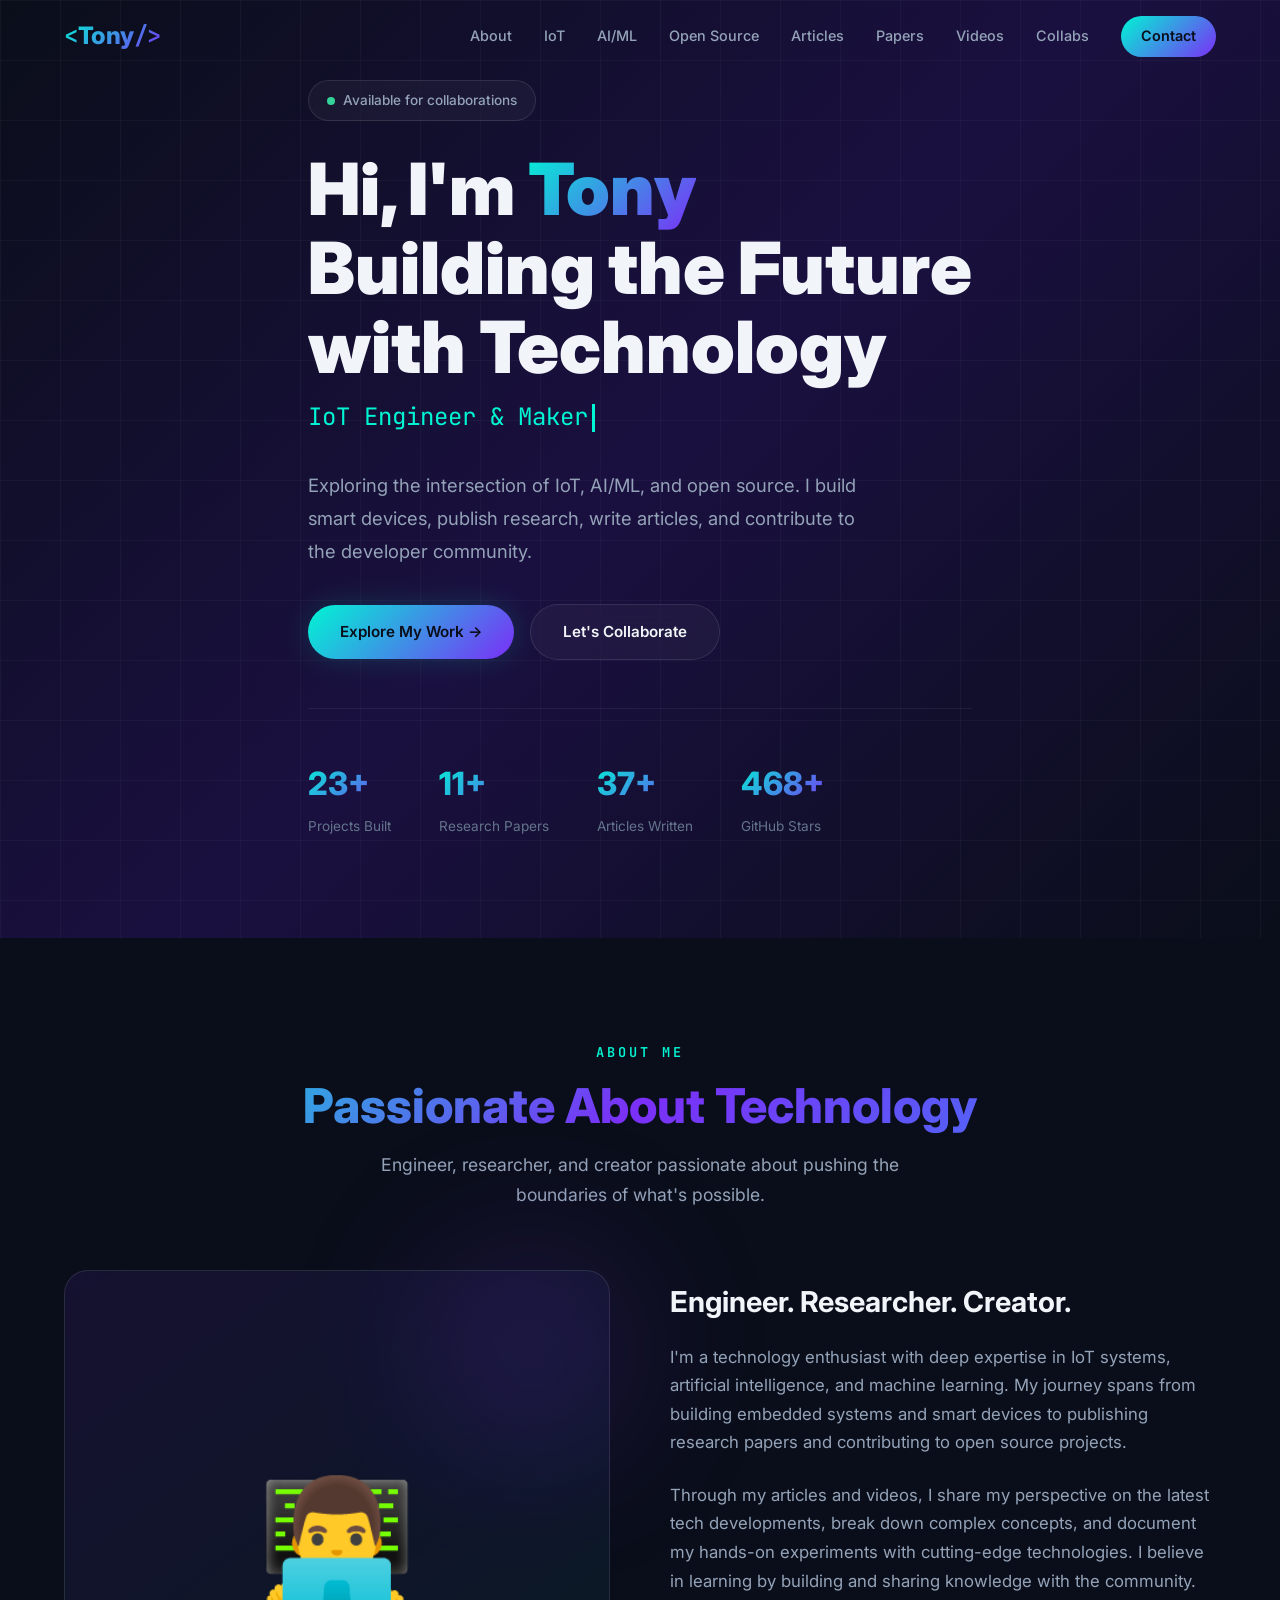
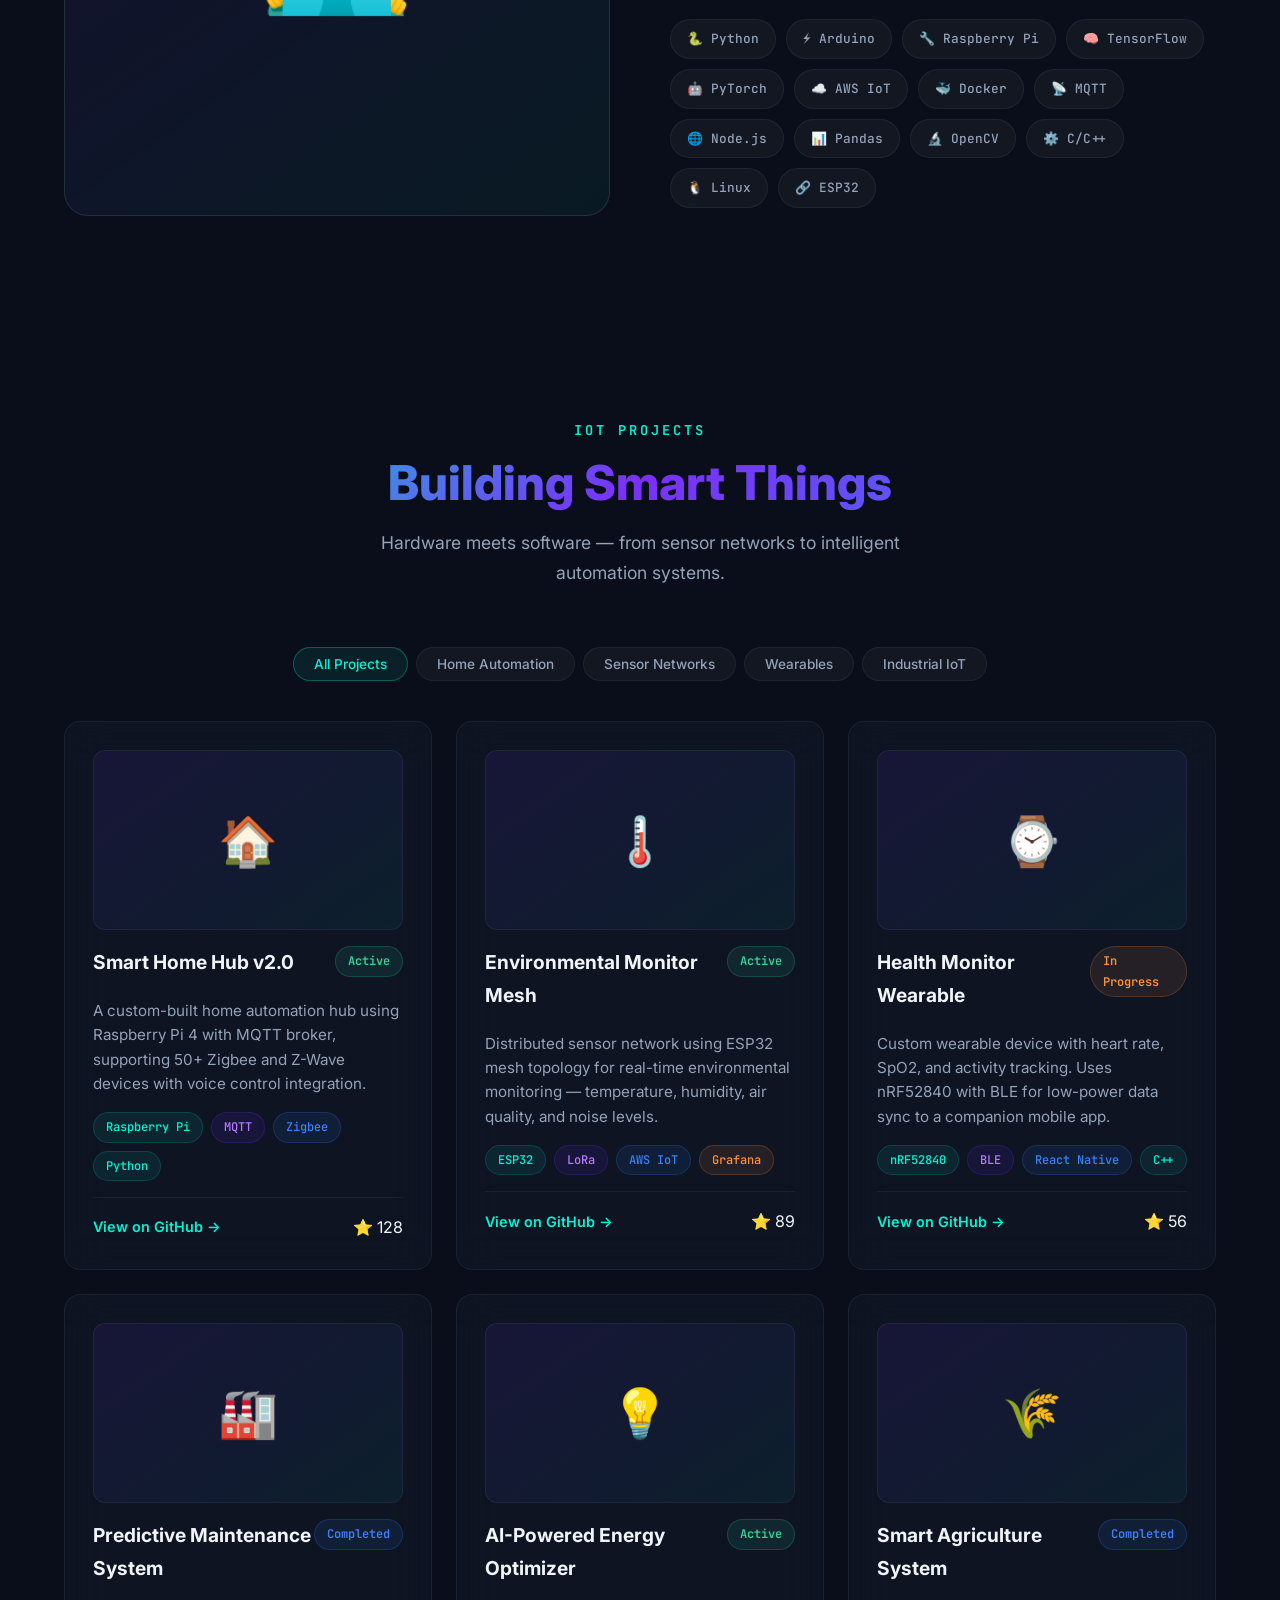
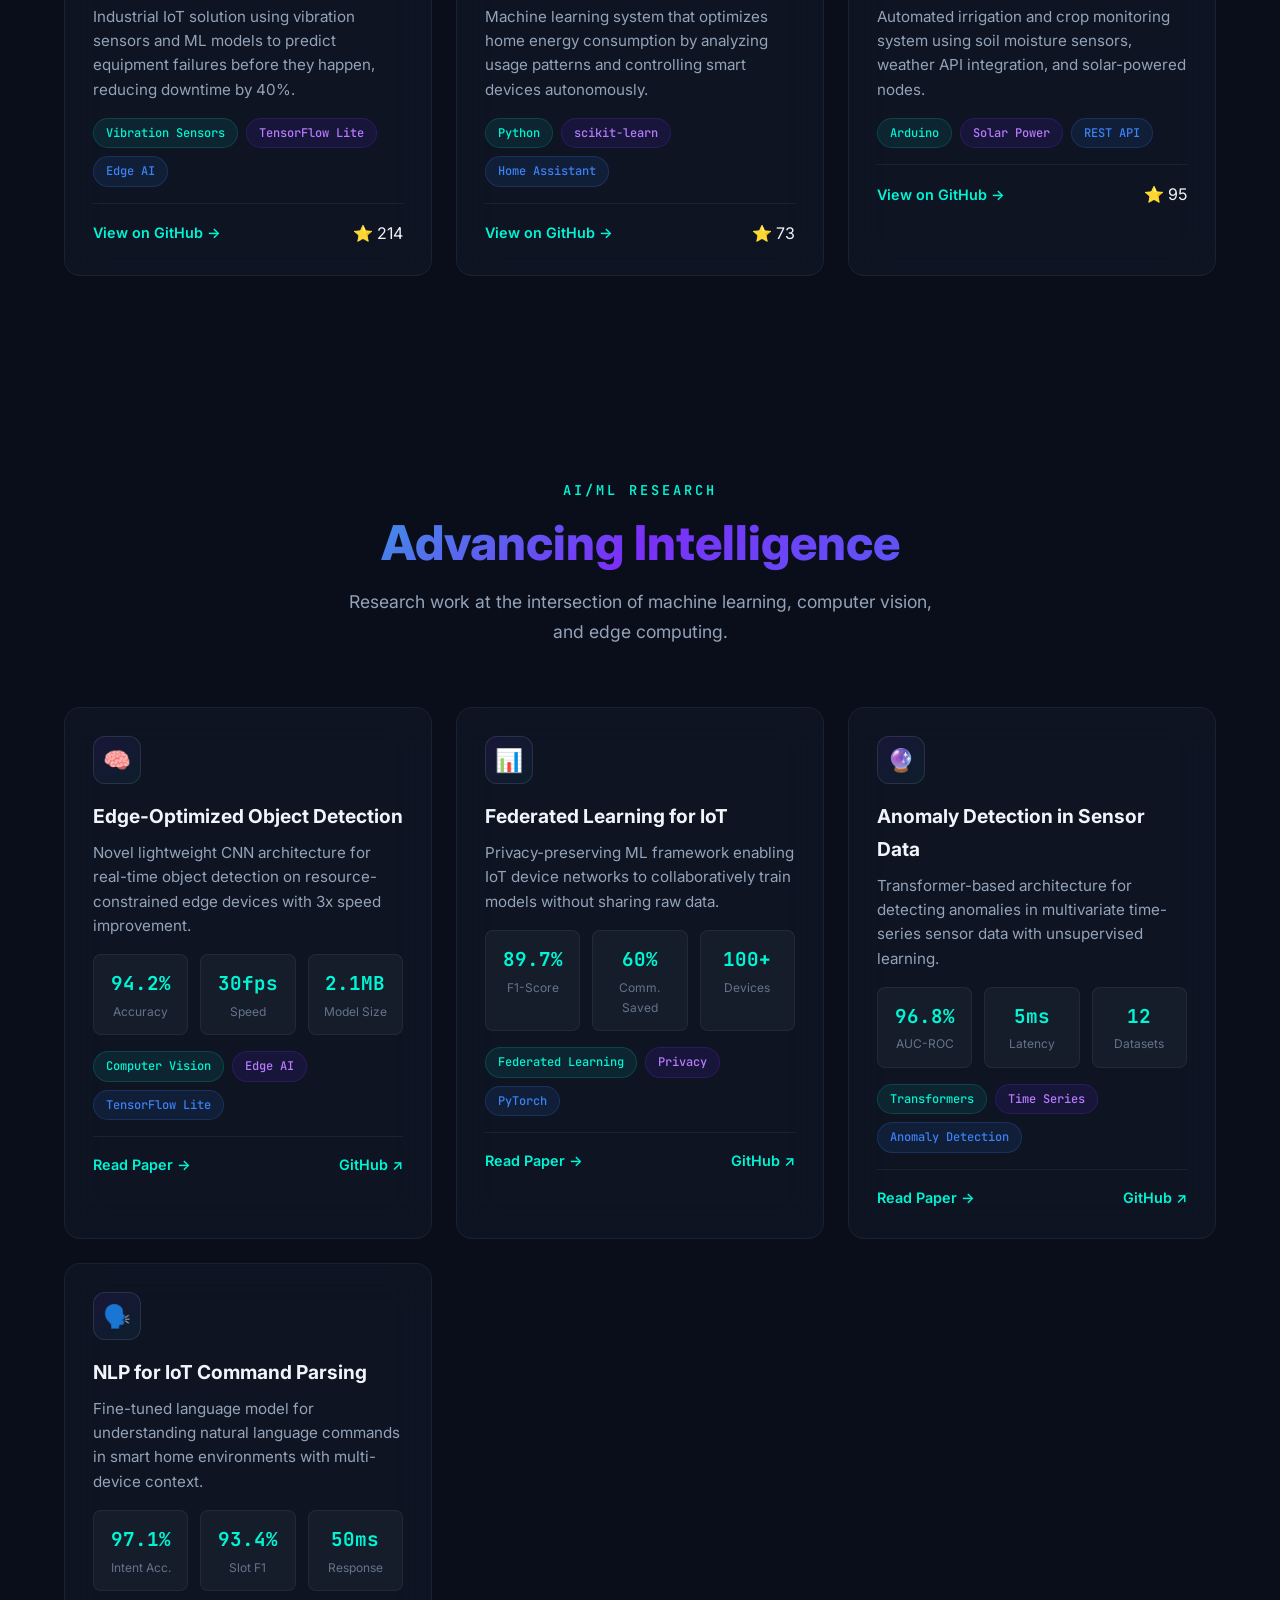
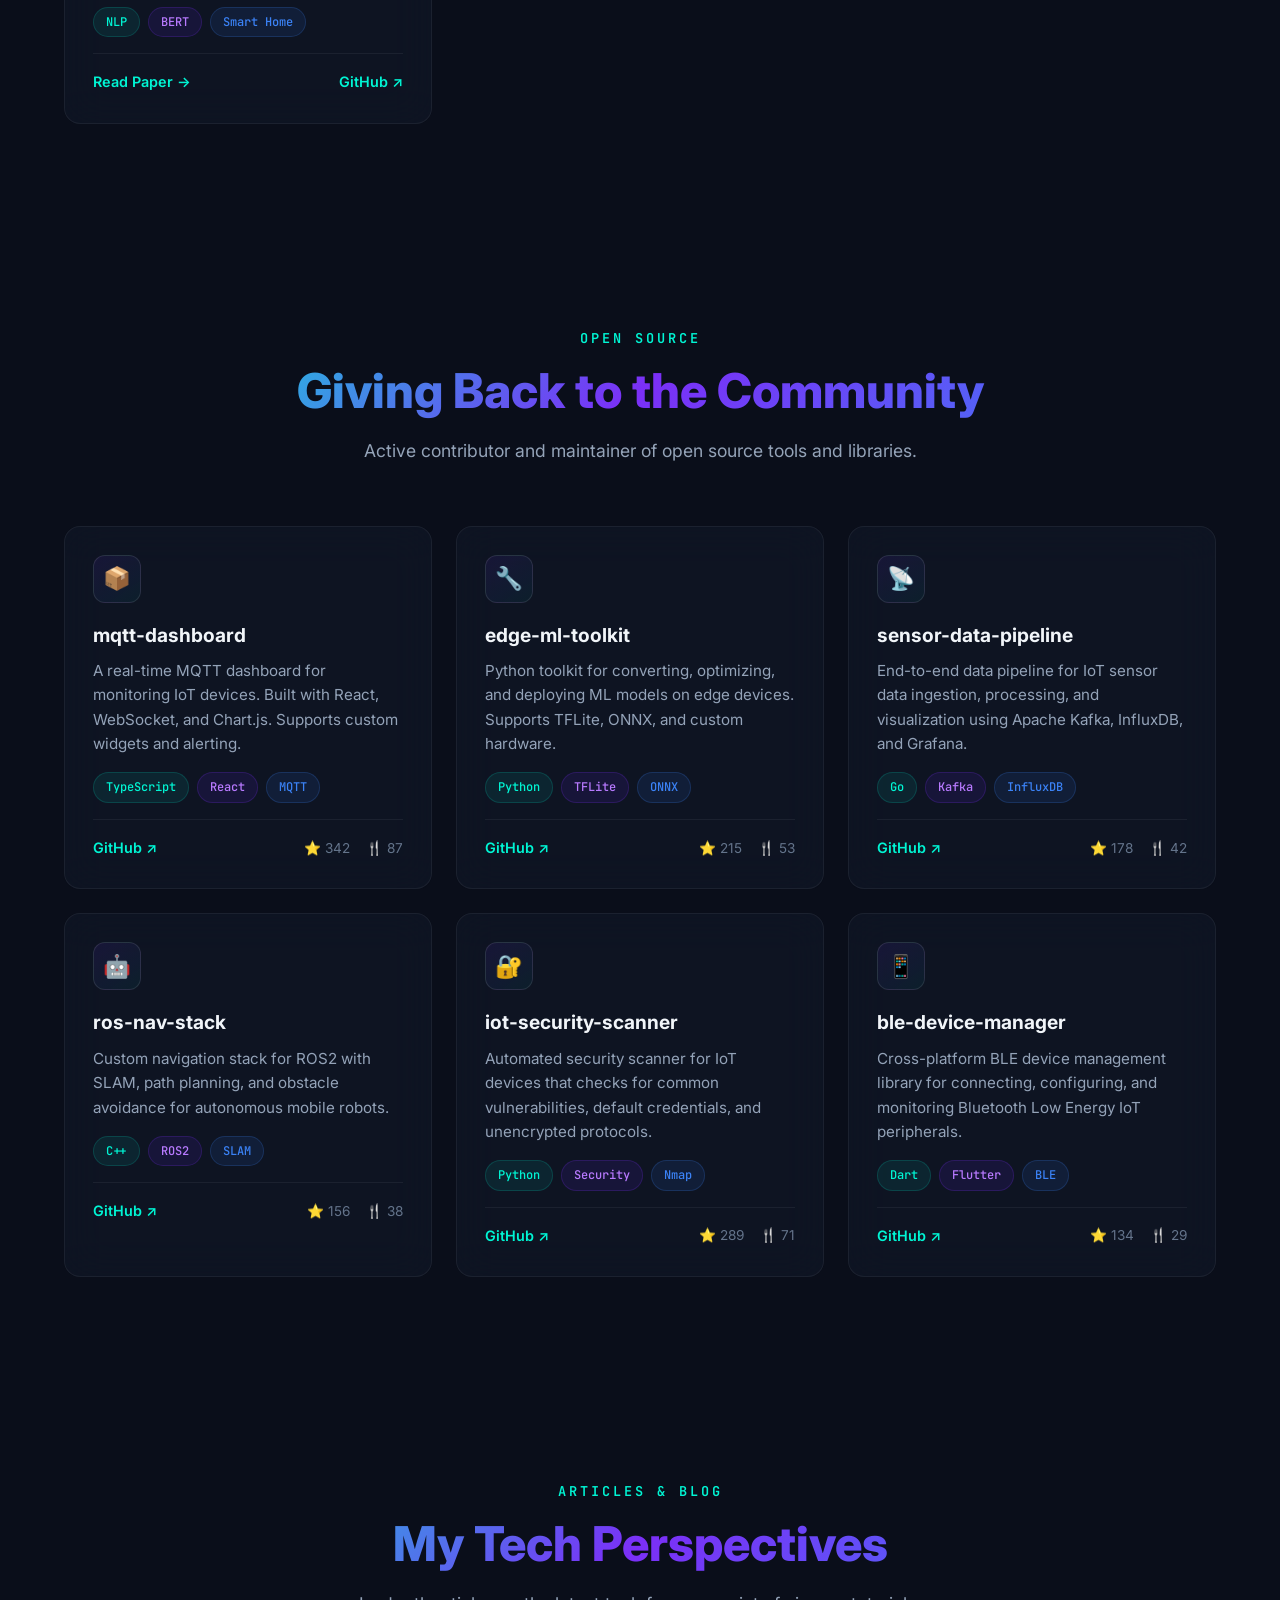
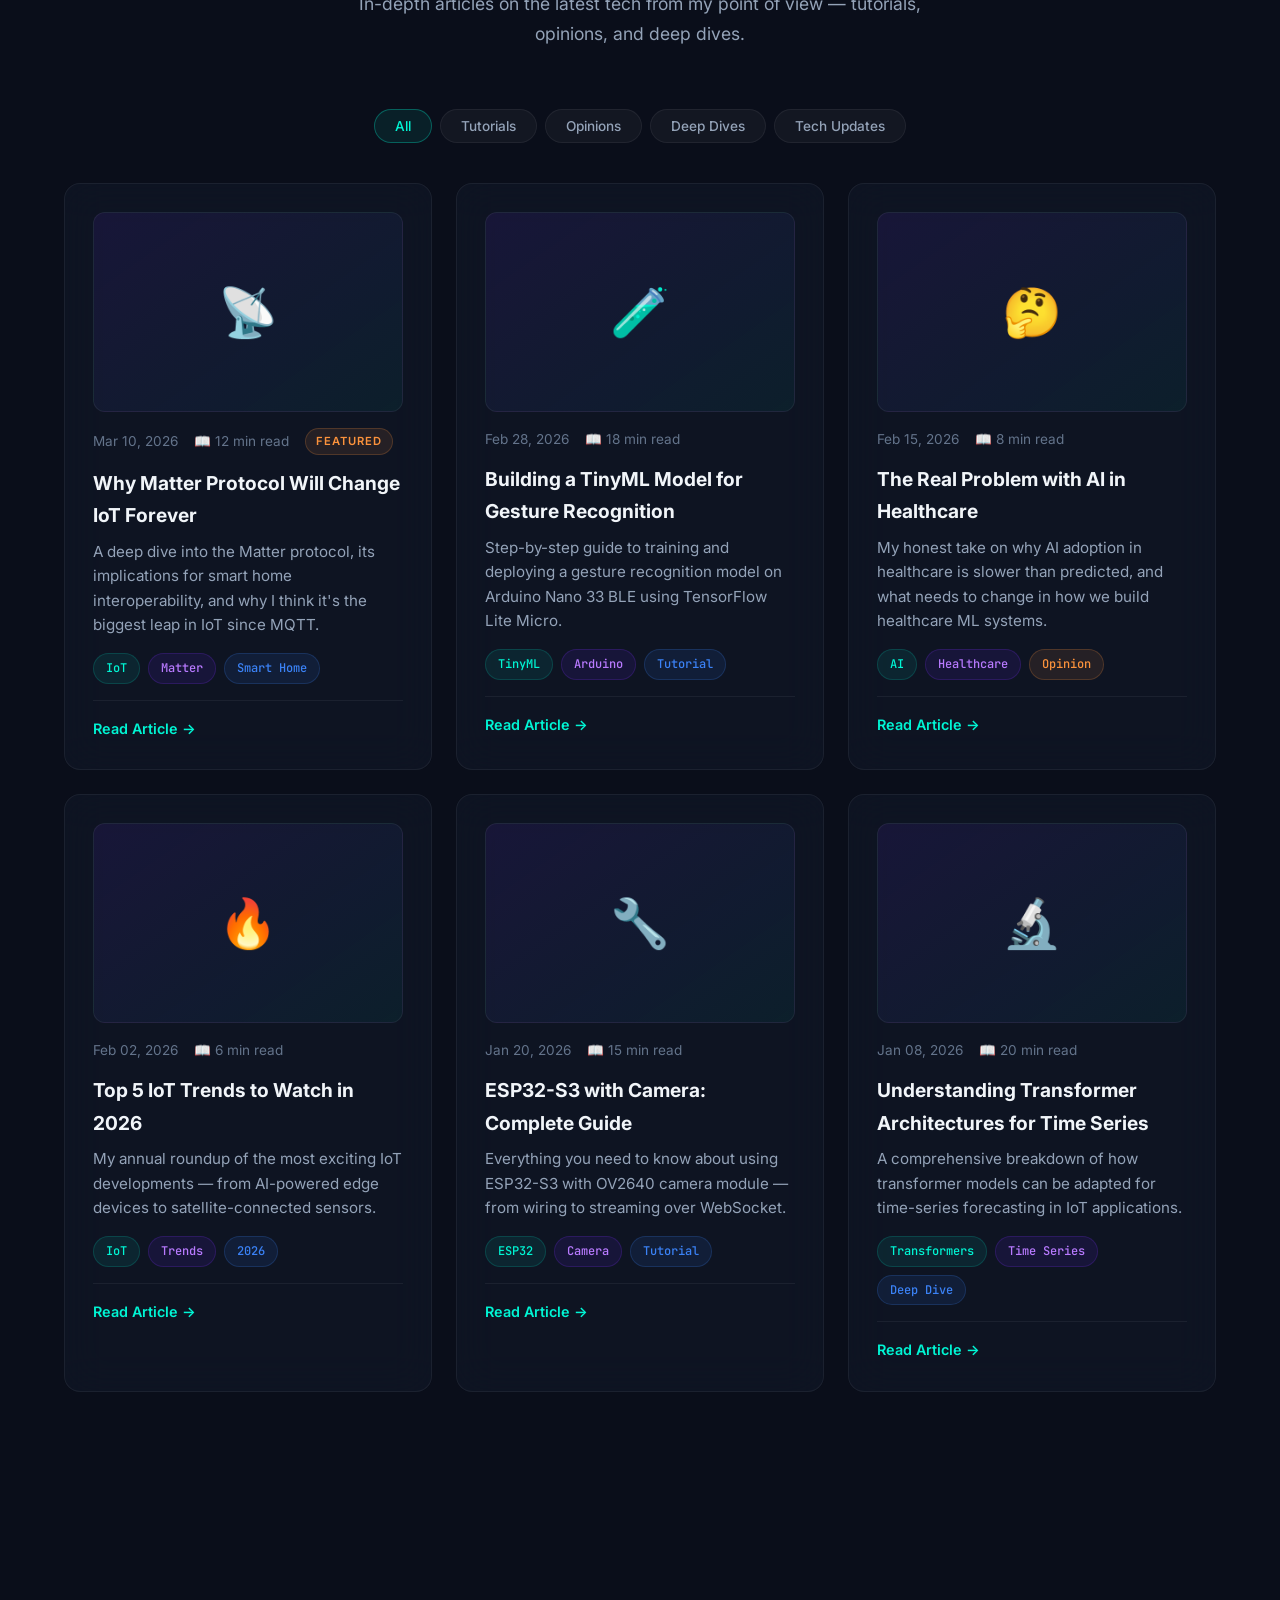
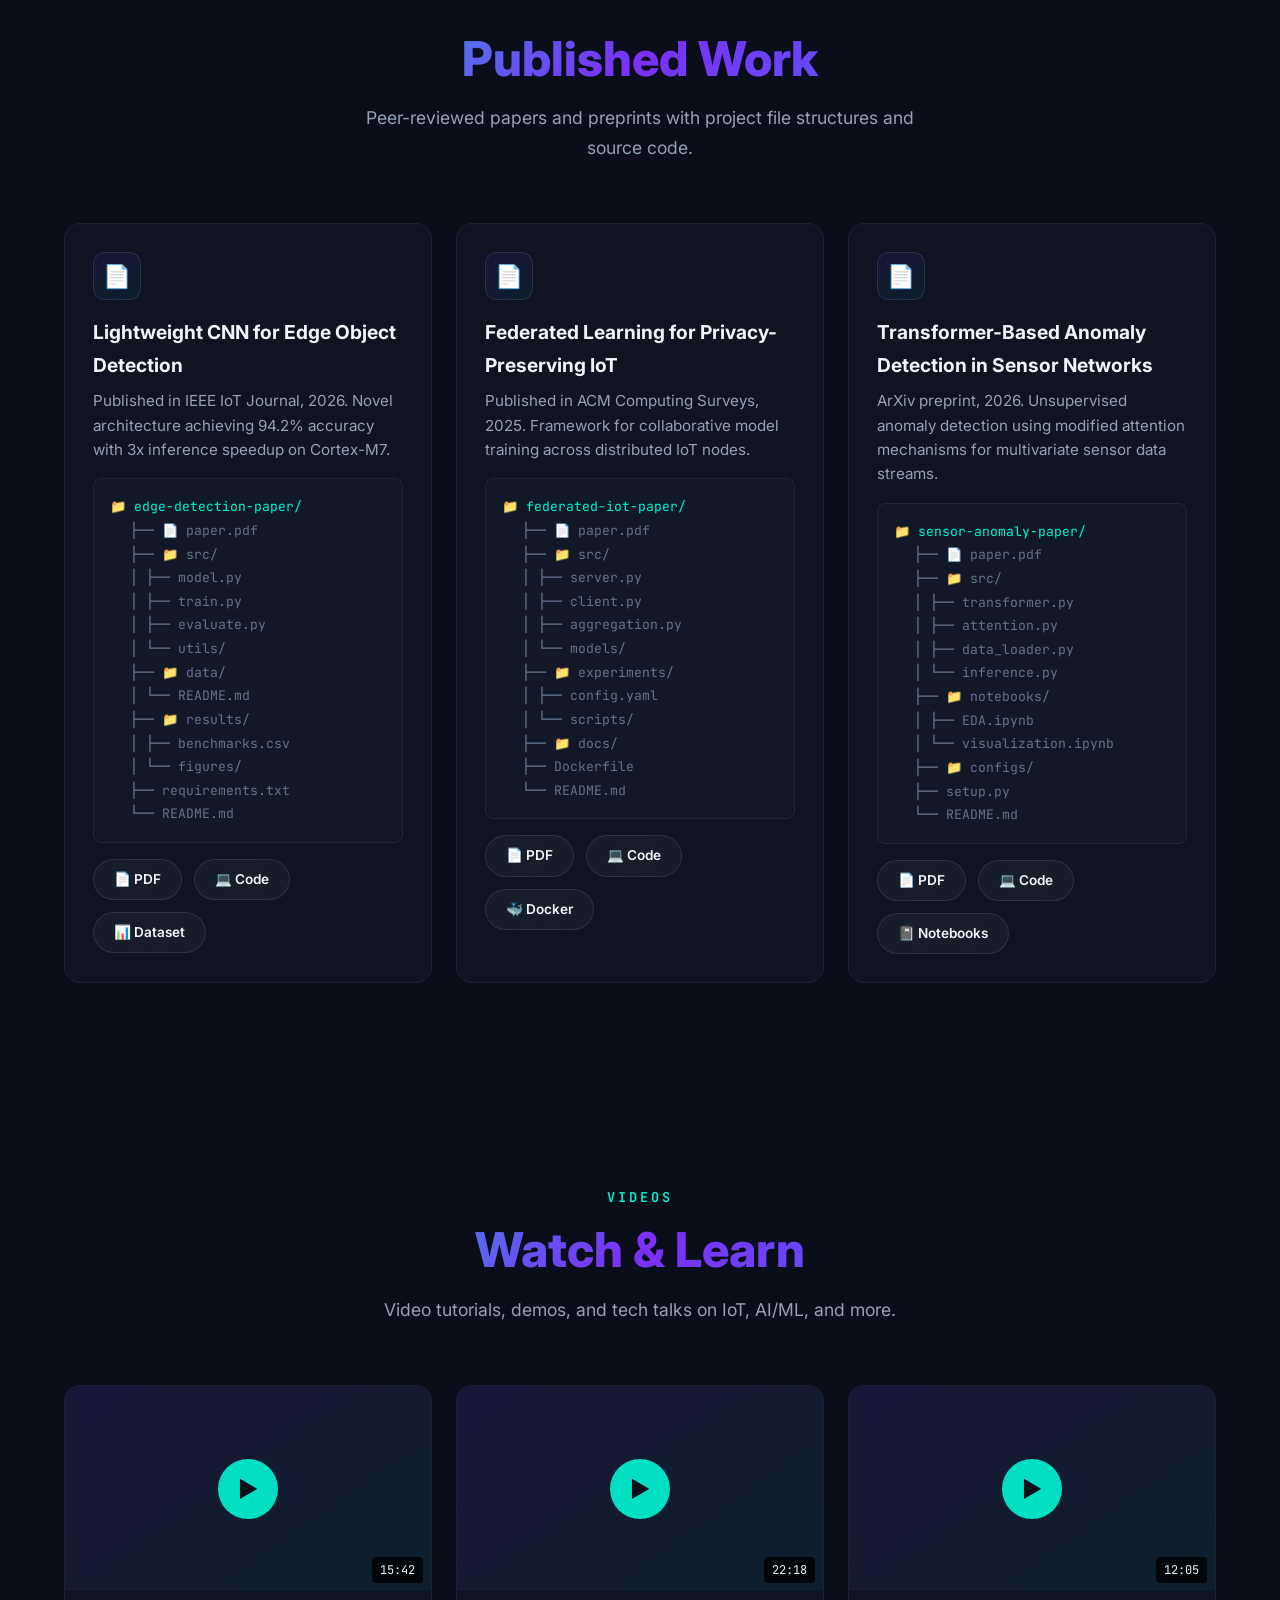
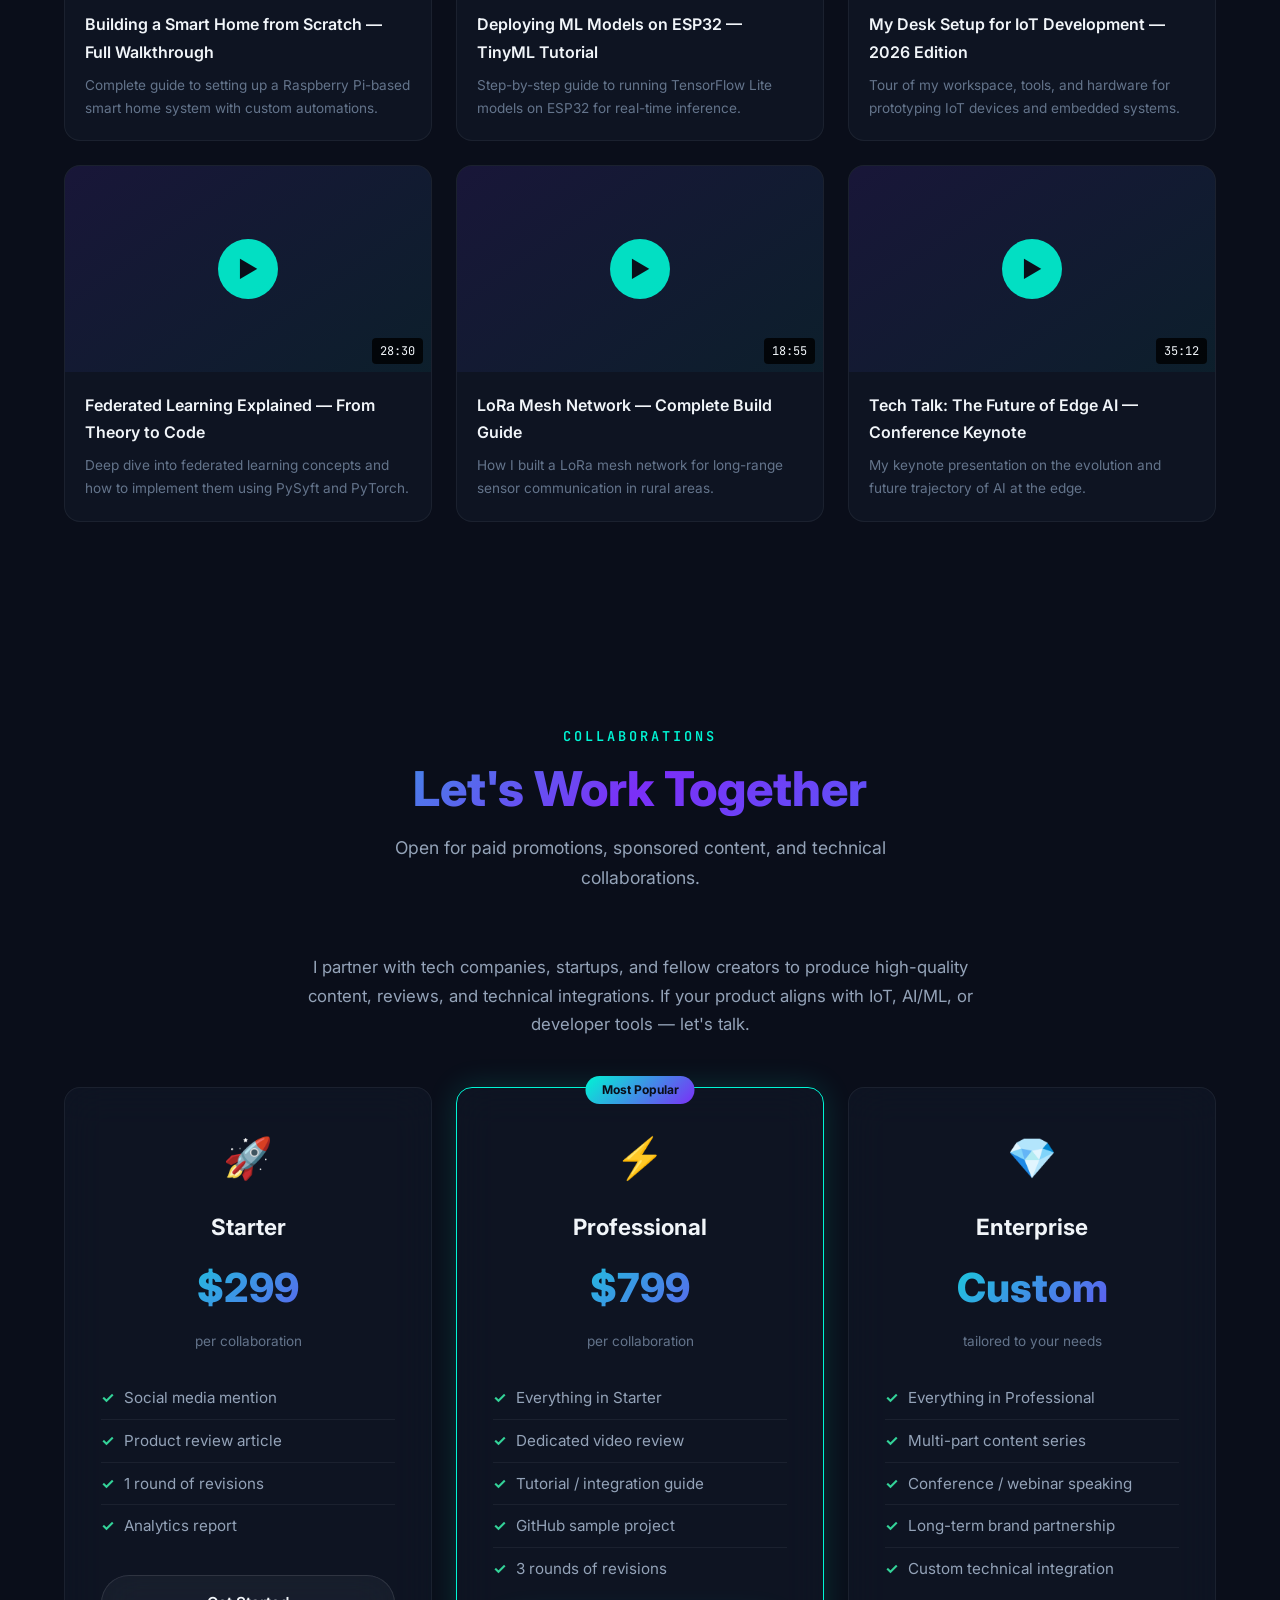
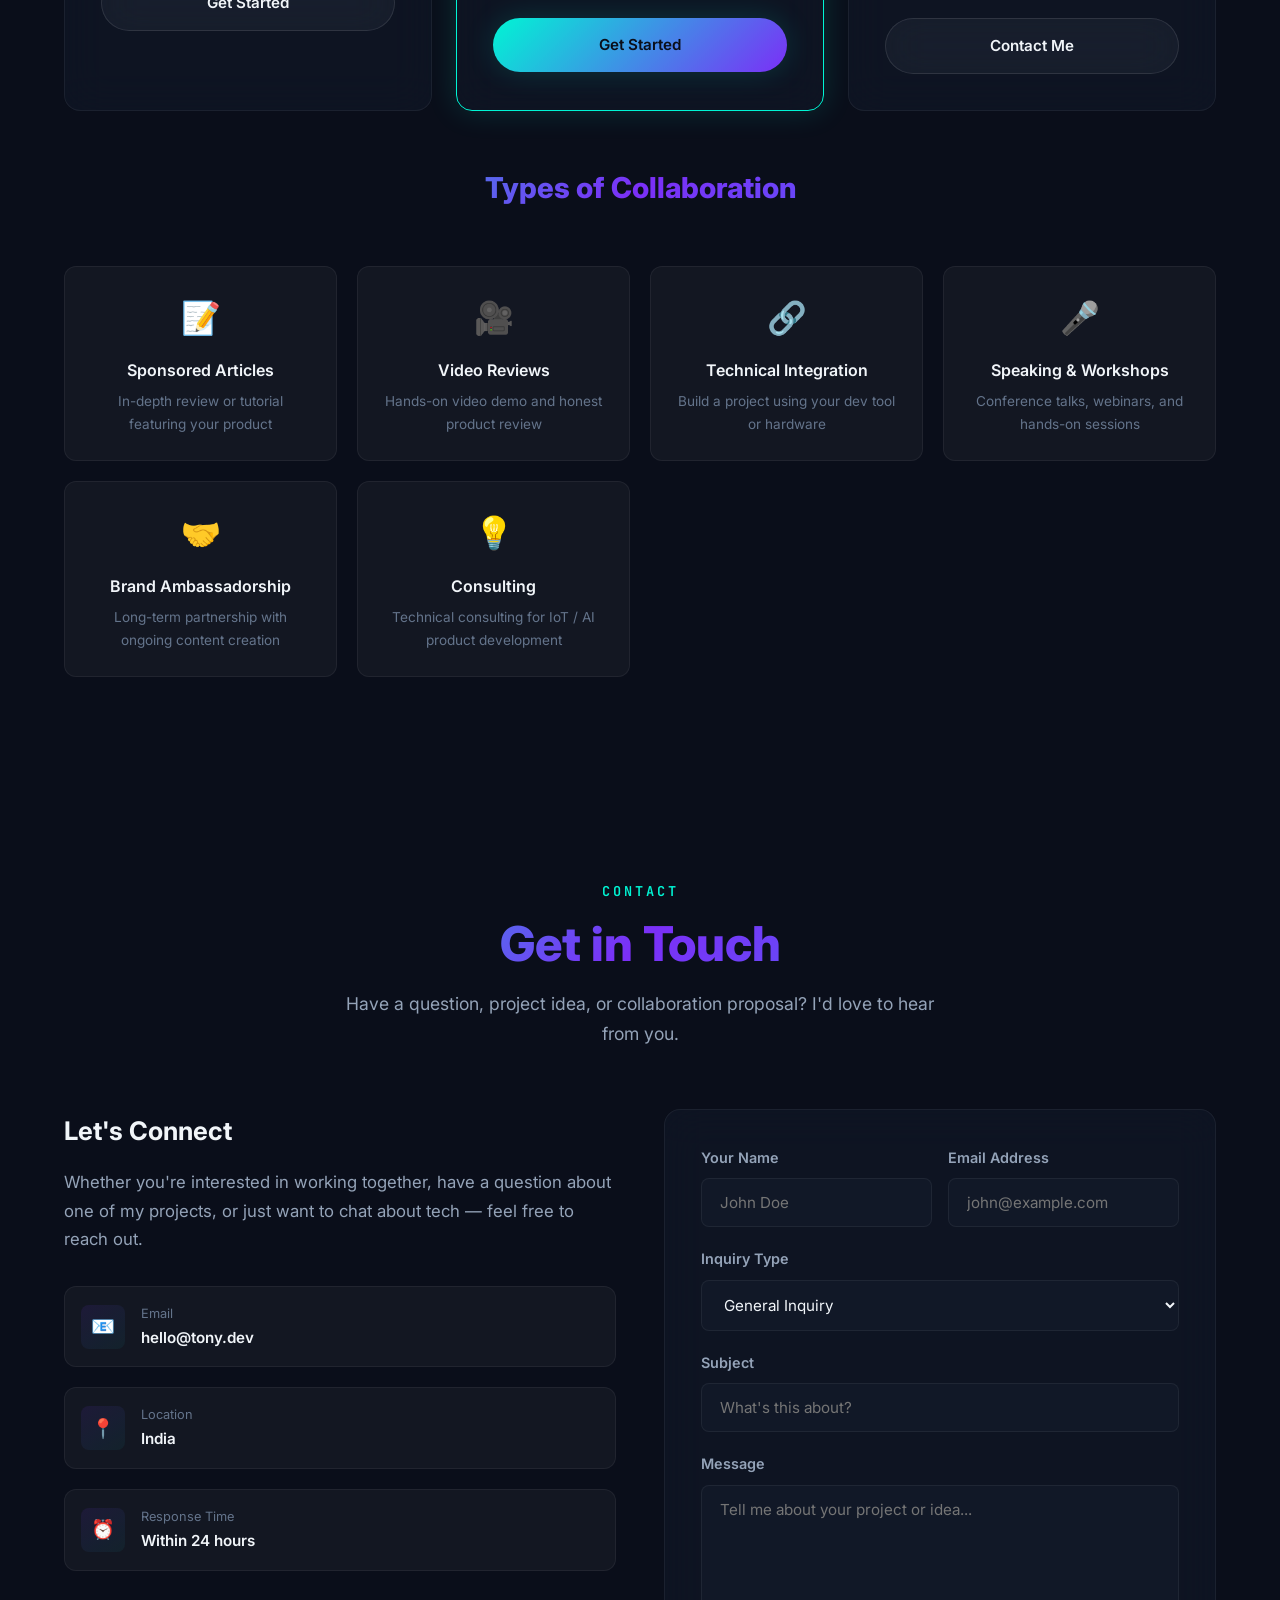
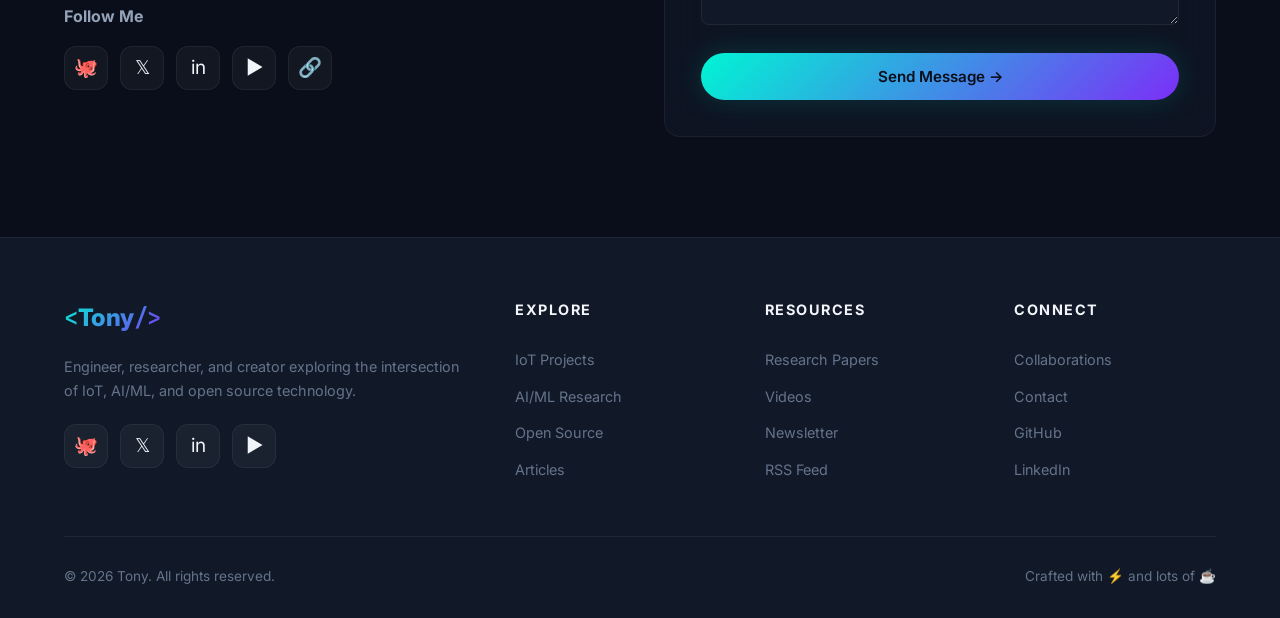
<file: 2index.html>
<!DOCTYPE html>
<html lang="en">
<head>
  <meta charset="UTF-8">
  <meta name="viewport" content="width=device-width, initial-scale=1.0">
  <meta name="description" content="Personal tech website — IoT projects, AI/ML research, open source contributions, articles, research papers, videos, and collaboration opportunities.">
  <meta name="keywords" content="IoT, AI, ML, Open Source, Research, Technology, Articles, Embedded Systems">
  <meta name="author" content="Tony">
  <title>Tony | Tech Explorer — IoT, AI/ML & Open Source</title>

  <!-- Favicon -->
  <link rel="icon" type="image/svg+xml" href="data:image/svg+xml,<svg xmlns='http://www.w3.org/2000/svg' viewBox='0 0 100 100'><text y='.9em' font-size='90'>⚡</text></svg>">

  <!-- Stylesheet -->
  <link rel="stylesheet" href="css/styles.css">
</head>
<body>

  <!-- Background Orbs -->
  <div class="bg-orbs">
    <div class="orb"></div>
    <div class="orb"></div>
    <div class="orb"></div>
  </div>

  <!-- ===========================
       NAVIGATION
       =========================== -->
  <nav class="navbar" id="navbar">
    <div class="container">
      <a href="#hero" class="nav-logo"><span>&lt;</span>Tony<span>/&gt;</span></a>

      <div class="nav-links" id="nav-links">
        <a href="#about">About</a>
        <a href="#iot-projects">IoT</a>
        <a href="#ai-research">AI/ML</a>
        <a href="#opensource">Open Source</a>
        <a href="#articles">Articles</a>
        <a href="#papers">Papers</a>
        <a href="#videos">Videos</a>
        <a href="#collaborations">Collabs</a>
        <a href="#contact" class="nav-cta">Contact</a>
      </div>

      <button class="nav-hamburger" id="nav-hamburger" aria-label="Toggle menu">
        <span></span>
        <span></span>
        <span></span>
      </button>
    </div>
  </nav>

  <!-- ===========================
       HERO SECTION
       =========================== -->
  <section id="hero" class="section">
    <div class="hero-grid-pattern"></div>
    <div class="container">
      <div class="hero-content">
        <div class="hero-badge fade-in">
          <span class="dot"></span>
          Available for collaborations
        </div>

        <h1 class="hero-title fade-in">
          Hi, I'm <span class="highlight">Tony</span><br>
          Building the Future<br>
          with Technology
        </h1>

        <div class="hero-typing fade-in">
          <span id="typing-text"></span><span class="cursor"></span>
        </div>

        <p class="hero-description fade-in">
          Exploring the intersection of IoT, AI/ML, and open source.
          I build smart devices, publish research, write articles,
          and contribute to the developer community.
        </p>

        <div class="hero-actions fade-in">
          <a href="#iot-projects" class="btn btn-primary">
            Explore My Work →
          </a>
          <a href="#contact" class="btn btn-secondary">
            Let's Collaborate
          </a>
        </div>

        <div class="hero-stats fade-in">
          <div class="hero-stat">
            <div class="number" data-count="25" data-suffix="+">0</div>
            <div class="label">Projects Built</div>
          </div>
          <div class="hero-stat">
            <div class="number" data-count="12" data-suffix="+">0</div>
            <div class="label">Research Papers</div>
          </div>
          <div class="hero-stat">
            <div class="number" data-count="40" data-suffix="+">0</div>
            <div class="label">Articles Written</div>
          </div>
          <div class="hero-stat">
            <div class="number" data-count="500" data-suffix="+">0</div>
            <div class="label">GitHub Stars</div>
          </div>
        </div>
      </div>
    </div>
  </section>

  <!-- ===========================
       ABOUT SECTION
       =========================== -->
  <section id="about" class="section">
    <div class="container">
      <div class="section-header">
        <div class="section-label fade-in">About Me</div>
        <h2 class="section-title fade-in">Passionate About Technology</h2>
        <p class="section-subtitle fade-in">Engineer, researcher, and creator passionate about pushing the boundaries of what's possible.</p>
      </div>

      <div class="about-grid">
        <div class="about-image-wrapper fade-in-left">
          <div class="about-image">👨‍💻</div>
          <div class="about-image-glow"></div>
        </div>

        <div class="about-text fade-in-right">
          <h3>Engineer. Researcher. Creator.</h3>
          <p>
            I'm a technology enthusiast with deep expertise in IoT systems, 
            artificial intelligence, and machine learning. My journey spans from 
            building embedded systems and smart devices to publishing research papers 
            and contributing to open source projects.
          </p>
          <p>
            Through my articles and videos, I share my perspective on the latest 
            tech developments, break down complex concepts, and document my hands-on 
            experiments with cutting-edge technologies. I believe in learning by building 
            and sharing knowledge with the community.
          </p>

          <div class="tech-stack">
            <span class="tech-badge">🐍 Python</span>
            <span class="tech-badge">⚡ Arduino</span>
            <span class="tech-badge">🔧 Raspberry Pi</span>
            <span class="tech-badge">🧠 TensorFlow</span>
            <span class="tech-badge">🤖 PyTorch</span>
            <span class="tech-badge">☁️ AWS IoT</span>
            <span class="tech-badge">🐳 Docker</span>
            <span class="tech-badge">📡 MQTT</span>
            <span class="tech-badge">🌐 Node.js</span>
            <span class="tech-badge">📊 Pandas</span>
            <span class="tech-badge">🔬 OpenCV</span>
            <span class="tech-badge">⚙️ C/C++</span>
            <span class="tech-badge">🐧 Linux</span>
            <span class="tech-badge">🔗 ESP32</span>
          </div>
        </div>
      </div>
    </div>
  </section>

  <!-- ===========================
       IoT PROJECTS SECTION
       =========================== -->
  <section id="iot-projects" class="section">
    <div class="container">
      <div class="section-header">
        <div class="section-label fade-in">IoT Projects</div>
        <h2 class="section-title fade-in">Building Smart Things</h2>
        <p class="section-subtitle fade-in">Hardware meets software — from sensor networks to intelligent automation systems.</p>
      </div>

      <div class="filter-tabs fade-in">
        <button class="filter-tab active" data-filter="all">All Projects</button>
        <button class="filter-tab" data-filter="home-automation">Home Automation</button>
        <button class="filter-tab" data-filter="sensor-networks">Sensor Networks</button>
        <button class="filter-tab" data-filter="wearables">Wearables</button>
        <button class="filter-tab" data-filter="industrial">Industrial IoT</button>
      </div>

      <div class="card-grid">
        <!-- Project 1 -->
        <div class="card project-card fade-in scale-in stagger-1" data-category="home-automation">
          <div class="project-image">🏠</div>
          <div class="card-header">
            <h3 class="card-title">Smart Home Hub v2.0</h3>
            <span class="status-badge active">Active</span>
          </div>
          <p class="card-description">A custom-built home automation hub using Raspberry Pi 4 with MQTT broker, supporting 50+ Zigbee and Z-Wave devices with voice control integration.</p>
          <div class="card-tags">
            <span class="tag">Raspberry Pi</span>
            <span class="tag purple">MQTT</span>
            <span class="tag blue">Zigbee</span>
            <span class="tag">Python</span>
          </div>
          <div class="card-footer">
            <a href="#" class="card-link">View on GitHub →</a>
            <span class="repo-stat">⭐ 128</span>
          </div>
        </div>

        <!-- Project 2 -->
        <div class="card project-card fade-in scale-in stagger-2" data-category="sensor-networks">
          <div class="project-image">🌡️</div>
          <div class="card-header">
            <h3 class="card-title">Environmental Monitor Mesh</h3>
            <span class="status-badge active">Active</span>
          </div>
          <p class="card-description">Distributed sensor network using ESP32 mesh topology for real-time environmental monitoring — temperature, humidity, air quality, and noise levels.</p>
          <div class="card-tags">
            <span class="tag">ESP32</span>
            <span class="tag purple">LoRa</span>
            <span class="tag blue">AWS IoT</span>
            <span class="tag orange">Grafana</span>
          </div>
          <div class="card-footer">
            <a href="#" class="card-link">View on GitHub →</a>
            <span class="repo-stat">⭐ 89</span>
          </div>
        </div>

        <!-- Project 3 -->
        <div class="card project-card fade-in scale-in stagger-3" data-category="wearables">
          <div class="project-image">⌚</div>
          <div class="card-header">
            <h3 class="card-title">Health Monitor Wearable</h3>
            <span class="status-badge wip">In Progress</span>
          </div>
          <p class="card-description">Custom wearable device with heart rate, SpO2, and activity tracking. Uses nRF52840 with BLE for low-power data sync to a companion mobile app.</p>
          <div class="card-tags">
            <span class="tag">nRF52840</span>
            <span class="tag purple">BLE</span>
            <span class="tag blue">React Native</span>
            <span class="tag">C++</span>
          </div>
          <div class="card-footer">
            <a href="#" class="card-link">View on GitHub →</a>
            <span class="repo-stat">⭐ 56</span>
          </div>
        </div>

        <!-- Project 4 -->
        <div class="card project-card fade-in scale-in stagger-4" data-category="industrial">
          <div class="project-image">🏭</div>
          <div class="card-header">
            <h3 class="card-title">Predictive Maintenance System</h3>
            <span class="status-badge completed">Completed</span>
          </div>
          <p class="card-description">Industrial IoT solution using vibration sensors and ML models to predict equipment failures before they happen, reducing downtime by 40%.</p>
          <div class="card-tags">
            <span class="tag">Vibration Sensors</span>
            <span class="tag purple">TensorFlow Lite</span>
            <span class="tag blue">Edge AI</span>
          </div>
          <div class="card-footer">
            <a href="#" class="card-link">View on GitHub →</a>
            <span class="repo-stat">⭐ 214</span>
          </div>
        </div>

        <!-- Project 5 -->
        <div class="card project-card fade-in scale-in stagger-5" data-category="home-automation">
          <div class="project-image">💡</div>
          <div class="card-header">
            <h3 class="card-title">AI-Powered Energy Optimizer</h3>
            <span class="status-badge active">Active</span>
          </div>
          <p class="card-description">Machine learning system that optimizes home energy consumption by analyzing usage patterns and controlling smart devices autonomously.</p>
          <div class="card-tags">
            <span class="tag">Python</span>
            <span class="tag purple">scikit-learn</span>
            <span class="tag blue">Home Assistant</span>
          </div>
          <div class="card-footer">
            <a href="#" class="card-link">View on GitHub →</a>
            <span class="repo-stat">⭐ 73</span>
          </div>
        </div>

        <!-- Project 6 -->
        <div class="card project-card fade-in scale-in stagger-6" data-category="sensor-networks">
          <div class="project-image">🌾</div>
          <div class="card-header">
            <h3 class="card-title">Smart Agriculture System</h3>
            <span class="status-badge completed">Completed</span>
          </div>
          <p class="card-description">Automated irrigation and crop monitoring system using soil moisture sensors, weather API integration, and solar-powered nodes.</p>
          <div class="card-tags">
            <span class="tag">Arduino</span>
            <span class="tag purple">Solar Power</span>
            <span class="tag blue">REST API</span>
          </div>
          <div class="card-footer">
            <a href="#" class="card-link">View on GitHub →</a>
            <span class="repo-stat">⭐ 95</span>
          </div>
        </div>
      </div>
    </div>
  </section>

  <!-- ===========================
       AI/ML RESEARCH SECTION
       =========================== -->
  <section id="ai-research" class="section">
    <div class="container">
      <div class="section-header">
        <div class="section-label fade-in">AI/ML Research</div>
        <h2 class="section-title fade-in">Advancing Intelligence</h2>
        <p class="section-subtitle fade-in">Research work at the intersection of machine learning, computer vision, and edge computing.</p>
      </div>

      <div class="card-grid">
        <!-- Research 1 -->
        <div class="card fade-in scale-in stagger-1">
          <div class="card-icon">🧠</div>
          <h3 class="card-title">Edge-Optimized Object Detection</h3>
          <p class="card-description">Novel lightweight CNN architecture for real-time object detection on resource-constrained edge devices with 3x speed improvement.</p>
          <div class="research-metrics">
            <div class="metric">
              <div class="value">94.2%</div>
              <div class="metric-label">Accuracy</div>
            </div>
            <div class="metric">
              <div class="value">30fps</div>
              <div class="metric-label">Speed</div>
            </div>
            <div class="metric">
              <div class="value">2.1MB</div>
              <div class="metric-label">Model Size</div>
            </div>
          </div>
          <div class="card-tags">
            <span class="tag">Computer Vision</span>
            <span class="tag purple">Edge AI</span>
            <span class="tag blue">TensorFlow Lite</span>
          </div>
          <div class="card-footer">
            <a href="#" class="card-link">Read Paper →</a>
            <a href="#" class="card-link">GitHub ↗</a>
          </div>
        </div>

        <!-- Research 2 -->
        <div class="card fade-in scale-in stagger-2">
          <div class="card-icon">📊</div>
          <h3 class="card-title">Federated Learning for IoT</h3>
          <p class="card-description">Privacy-preserving ML framework enabling IoT device networks to collaboratively train models without sharing raw data.</p>
          <div class="research-metrics">
            <div class="metric">
              <div class="value">89.7%</div>
              <div class="metric-label">F1-Score</div>
            </div>
            <div class="metric">
              <div class="value">60%</div>
              <div class="metric-label">Comm. Saved</div>
            </div>
            <div class="metric">
              <div class="value">100+</div>
              <div class="metric-label">Devices</div>
            </div>
          </div>
          <div class="card-tags">
            <span class="tag">Federated Learning</span>
            <span class="tag purple">Privacy</span>
            <span class="tag blue">PyTorch</span>
          </div>
          <div class="card-footer">
            <a href="#" class="card-link">Read Paper →</a>
            <a href="#" class="card-link">GitHub ↗</a>
          </div>
        </div>

        <!-- Research 3 -->
        <div class="card fade-in scale-in stagger-3">
          <div class="card-icon">🔮</div>
          <h3 class="card-title">Anomaly Detection in Sensor Data</h3>
          <p class="card-description">Transformer-based architecture for detecting anomalies in multivariate time-series sensor data with unsupervised learning.</p>
          <div class="research-metrics">
            <div class="metric">
              <div class="value">96.8%</div>
              <div class="metric-label">AUC-ROC</div>
            </div>
            <div class="metric">
              <div class="value">5ms</div>
              <div class="metric-label">Latency</div>
            </div>
            <div class="metric">
              <div class="value">12</div>
              <div class="metric-label">Datasets</div>
            </div>
          </div>
          <div class="card-tags">
            <span class="tag">Transformers</span>
            <span class="tag purple">Time Series</span>
            <span class="tag blue">Anomaly Detection</span>
          </div>
          <div class="card-footer">
            <a href="#" class="card-link">Read Paper →</a>
            <a href="#" class="card-link">GitHub ↗</a>
          </div>
        </div>

        <!-- Research 4 -->
        <div class="card fade-in scale-in stagger-4">
          <div class="card-icon">🗣️</div>
          <h3 class="card-title">NLP for IoT Command Parsing</h3>
          <p class="card-description">Fine-tuned language model for understanding natural language commands in smart home environments with multi-device context.</p>
          <div class="research-metrics">
            <div class="metric">
              <div class="value">97.1%</div>
              <div class="metric-label">Intent Acc.</div>
            </div>
            <div class="metric">
              <div class="value">93.4%</div>
              <div class="metric-label">Slot F1</div>
            </div>
            <div class="metric">
              <div class="value">50ms</div>
              <div class="metric-label">Response</div>
            </div>
          </div>
          <div class="card-tags">
            <span class="tag">NLP</span>
            <span class="tag purple">BERT</span>
            <span class="tag blue">Smart Home</span>
          </div>
          <div class="card-footer">
            <a href="#" class="card-link">Read Paper →</a>
            <a href="#" class="card-link">GitHub ↗</a>
          </div>
        </div>
      </div>
    </div>
  </section>

  <!-- ===========================
       OPEN SOURCE SECTION
       =========================== -->
  <section id="opensource" class="section">
    <div class="container">
      <div class="section-header">
        <div class="section-label fade-in">Open Source</div>
        <h2 class="section-title fade-in">Giving Back to the Community</h2>
        <p class="section-subtitle fade-in">Active contributor and maintainer of open source tools and libraries.</p>
      </div>

      <div class="card-grid">
        <!-- Repo 1 -->
        <div class="card fade-in scale-in stagger-1">
          <div class="card-icon">📦</div>
          <h3 class="card-title">mqtt-dashboard</h3>
          <p class="card-description">A real-time MQTT dashboard for monitoring IoT devices. Built with React, WebSocket, and Chart.js. Supports custom widgets and alerting.</p>
          <div class="card-tags">
            <span class="tag">TypeScript</span>
            <span class="tag purple">React</span>
            <span class="tag blue">MQTT</span>
          </div>
          <div class="card-footer">
            <a href="#" class="card-link">GitHub ↗</a>
            <div class="repo-stats">
              <span class="repo-stat">⭐ 342</span>
              <span class="repo-stat">🍴 87</span>
            </div>
          </div>
        </div>

        <!-- Repo 2 -->
        <div class="card fade-in scale-in stagger-2">
          <div class="card-icon">🔧</div>
          <h3 class="card-title">edge-ml-toolkit</h3>
          <p class="card-description">Python toolkit for converting, optimizing, and deploying ML models on edge devices. Supports TFLite, ONNX, and custom hardware.</p>
          <div class="card-tags">
            <span class="tag">Python</span>
            <span class="tag purple">TFLite</span>
            <span class="tag blue">ONNX</span>
          </div>
          <div class="card-footer">
            <a href="#" class="card-link">GitHub ↗</a>
            <div class="repo-stats">
              <span class="repo-stat">⭐ 215</span>
              <span class="repo-stat">🍴 53</span>
            </div>
          </div>
        </div>

        <!-- Repo 3 -->
        <div class="card fade-in scale-in stagger-3">
          <div class="card-icon">📡</div>
          <h3 class="card-title">sensor-data-pipeline</h3>
          <p class="card-description">End-to-end data pipeline for IoT sensor data ingestion, processing, and visualization using Apache Kafka, InfluxDB, and Grafana.</p>
          <div class="card-tags">
            <span class="tag">Go</span>
            <span class="tag purple">Kafka</span>
            <span class="tag blue">InfluxDB</span>
          </div>
          <div class="card-footer">
            <a href="#" class="card-link">GitHub ↗</a>
            <div class="repo-stats">
              <span class="repo-stat">⭐ 178</span>
              <span class="repo-stat">🍴 42</span>
            </div>
          </div>
        </div>

        <!-- Repo 4 -->
        <div class="card fade-in scale-in stagger-4">
          <div class="card-icon">🤖</div>
          <h3 class="card-title">ros-nav-stack</h3>
          <p class="card-description">Custom navigation stack for ROS2 with SLAM, path planning, and obstacle avoidance for autonomous mobile robots.</p>
          <div class="card-tags">
            <span class="tag">C++</span>
            <span class="tag purple">ROS2</span>
            <span class="tag blue">SLAM</span>
          </div>
          <div class="card-footer">
            <a href="#" class="card-link">GitHub ↗</a>
            <div class="repo-stats">
              <span class="repo-stat">⭐ 156</span>
              <span class="repo-stat">🍴 38</span>
            </div>
          </div>
        </div>

        <!-- Repo 5 -->
        <div class="card fade-in scale-in stagger-5">
          <div class="card-icon">🔐</div>
          <h3 class="card-title">iot-security-scanner</h3>
          <p class="card-description">Automated security scanner for IoT devices that checks for common vulnerabilities, default credentials, and unencrypted protocols.</p>
          <div class="card-tags">
            <span class="tag">Python</span>
            <span class="tag purple">Security</span>
            <span class="tag blue">Nmap</span>
          </div>
          <div class="card-footer">
            <a href="#" class="card-link">GitHub ↗</a>
            <div class="repo-stats">
              <span class="repo-stat">⭐ 289</span>
              <span class="repo-stat">🍴 71</span>
            </div>
          </div>
        </div>

        <!-- Repo 6 -->
        <div class="card fade-in scale-in stagger-6">
          <div class="card-icon">📱</div>
          <h3 class="card-title">ble-device-manager</h3>
          <p class="card-description">Cross-platform BLE device management library for connecting, configuring, and monitoring Bluetooth Low Energy IoT peripherals.</p>
          <div class="card-tags">
            <span class="tag">Dart</span>
            <span class="tag purple">Flutter</span>
            <span class="tag blue">BLE</span>
          </div>
          <div class="card-footer">
            <a href="#" class="card-link">GitHub ↗</a>
            <div class="repo-stats">
              <span class="repo-stat">⭐ 134</span>
              <span class="repo-stat">🍴 29</span>
            </div>
          </div>
        </div>
      </div>
    </div>
  </section>

  <!-- ===========================
       ARTICLES / BLOG SECTION
       =========================== -->
  <section id="articles" class="section">
    <div class="container">
      <div class="section-header">
        <div class="section-label fade-in">Articles & Blog</div>
        <h2 class="section-title fade-in">My Tech Perspectives</h2>
        <p class="section-subtitle fade-in">In-depth articles on the latest tech from my point of view — tutorials, opinions, and deep dives.</p>
      </div>

      <div class="filter-tabs fade-in">
        <button class="filter-tab active" data-filter="all">All</button>
        <button class="filter-tab" data-filter="tutorial">Tutorials</button>
        <button class="filter-tab" data-filter="opinion">Opinions</button>
        <button class="filter-tab" data-filter="deep-dive">Deep Dives</button>
        <button class="filter-tab" data-filter="update">Tech Updates</button>
      </div>

      <div class="card-grid">
        <!-- Article 1 -->
        <div class="card article-card fade-in scale-in stagger-1" data-category="deep-dive">
          <div class="article-image">📡</div>
          <div class="card-meta">
            <span>Mar 10, 2026</span>
            <span class="read-time">📖 12 min read</span>
            <span class="featured-badge">Featured</span>
          </div>
          <h3 class="card-title">Why Matter Protocol Will Change IoT Forever</h3>
          <p class="card-description">A deep dive into the Matter protocol, its implications for smart home interoperability, and why I think it's the biggest leap in IoT since MQTT.</p>
          <div class="card-tags">
            <span class="tag">IoT</span>
            <span class="tag purple">Matter</span>
            <span class="tag blue">Smart Home</span>
          </div>
          <div class="card-footer">
            <a href="#" class="card-link">Read Article →</a>
          </div>
        </div>

        <!-- Article 2 -->
        <div class="card article-card fade-in scale-in stagger-2" data-category="tutorial">
          <div class="article-image">🧪</div>
          <div class="card-meta">
            <span>Feb 28, 2026</span>
            <span class="read-time">📖 18 min read</span>
          </div>
          <h3 class="card-title">Building a TinyML Model for Gesture Recognition</h3>
          <p class="card-description">Step-by-step guide to training and deploying a gesture recognition model on Arduino Nano 33 BLE using TensorFlow Lite Micro.</p>
          <div class="card-tags">
            <span class="tag">TinyML</span>
            <span class="tag purple">Arduino</span>
            <span class="tag blue">Tutorial</span>
          </div>
          <div class="card-footer">
            <a href="#" class="card-link">Read Article →</a>
          </div>
        </div>

        <!-- Article 3 -->
        <div class="card article-card fade-in scale-in stagger-3" data-category="opinion">
          <div class="article-image">🤔</div>
          <div class="card-meta">
            <span>Feb 15, 2026</span>
            <span class="read-time">📖 8 min read</span>
          </div>
          <h3 class="card-title">The Real Problem with AI in Healthcare</h3>
          <p class="card-description">My honest take on why AI adoption in healthcare is slower than predicted, and what needs to change in how we build healthcare ML systems.</p>
          <div class="card-tags">
            <span class="tag">AI</span>
            <span class="tag purple">Healthcare</span>
            <span class="tag orange">Opinion</span>
          </div>
          <div class="card-footer">
            <a href="#" class="card-link">Read Article →</a>
          </div>
        </div>

        <!-- Article 4 -->
        <div class="card article-card fade-in scale-in stagger-4" data-category="update">
          <div class="article-image">🔥</div>
          <div class="card-meta">
            <span>Feb 02, 2026</span>
            <span class="read-time">📖 6 min read</span>
          </div>
          <h3 class="card-title">Top 5 IoT Trends to Watch in 2026</h3>
          <p class="card-description">My annual roundup of the most exciting IoT developments — from AI-powered edge devices to satellite-connected sensors.</p>
          <div class="card-tags">
            <span class="tag">IoT</span>
            <span class="tag purple">Trends</span>
            <span class="tag blue">2026</span>
          </div>
          <div class="card-footer">
            <a href="#" class="card-link">Read Article →</a>
          </div>
        </div>

        <!-- Article 5 -->
        <div class="card article-card fade-in scale-in stagger-5" data-category="tutorial">
          <div class="article-image">🔧</div>
          <div class="card-meta">
            <span>Jan 20, 2026</span>
            <span class="read-time">📖 15 min read</span>
          </div>
          <h3 class="card-title">ESP32-S3 with Camera: Complete Guide</h3>
          <p class="card-description">Everything you need to know about using ESP32-S3 with OV2640 camera module — from wiring to streaming over WebSocket.</p>
          <div class="card-tags">
            <span class="tag">ESP32</span>
            <span class="tag purple">Camera</span>
            <span class="tag blue">Tutorial</span>
          </div>
          <div class="card-footer">
            <a href="#" class="card-link">Read Article →</a>
          </div>
        </div>

        <!-- Article 6 -->
        <div class="card article-card fade-in scale-in stagger-6" data-category="deep-dive">
          <div class="article-image">🔬</div>
          <div class="card-meta">
            <span>Jan 08, 2026</span>
            <span class="read-time">📖 20 min read</span>
          </div>
          <h3 class="card-title">Understanding Transformer Architectures for Time Series</h3>
          <p class="card-description">A comprehensive breakdown of how transformer models can be adapted for time-series forecasting in IoT applications.</p>
          <div class="card-tags">
            <span class="tag">Transformers</span>
            <span class="tag purple">Time Series</span>
            <span class="tag blue">Deep Dive</span>
          </div>
          <div class="card-footer">
            <a href="#" class="card-link">Read Article →</a>
          </div>
        </div>
      </div>
    </div>
  </section>

  <!-- ===========================
       RESEARCH PAPERS SECTION
       =========================== -->
  <section id="papers" class="section">
    <div class="container">
      <div class="section-header">
        <div class="section-label fade-in">Research Papers</div>
        <h2 class="section-title fade-in">Published Work</h2>
        <p class="section-subtitle fade-in">Peer-reviewed papers and preprints with project file structures and source code.</p>
      </div>

      <div class="card-grid">
        <!-- Paper 1 -->
        <div class="card paper-card fade-in scale-in stagger-1">
          <div class="card-icon">📄</div>
          <h3 class="card-title">Lightweight CNN for Edge Object Detection</h3>
          <p class="card-description">Published in IEEE IoT Journal, 2026. Novel architecture achieving 94.2% accuracy with 3x inference speedup on Cortex-M7.</p>
          <div class="file-tree">
            <div class="folder">📁 edge-detection-paper/</div>
            <div class="file">├── 📄 paper.pdf</div>
            <div class="file">├── 📁 src/</div>
            <div class="file">│   ├── model.py</div>
            <div class="file">│   ├── train.py</div>
            <div class="file">│   ├── evaluate.py</div>
            <div class="file">│   └── utils/</div>
            <div class="file">├── 📁 data/</div>
            <div class="file">│   └── README.md</div>
            <div class="file">├── 📁 results/</div>
            <div class="file">│   ├── benchmarks.csv</div>
            <div class="file">│   └── figures/</div>
            <div class="file">├── requirements.txt</div>
            <div class="file">└── README.md</div>
          </div>
          <div class="paper-links">
            <a href="#" class="btn btn-sm btn-secondary">📄 PDF</a>
            <a href="#" class="btn btn-sm btn-secondary">💻 Code</a>
            <a href="#" class="btn btn-sm btn-secondary">📊 Dataset</a>
          </div>
        </div>

        <!-- Paper 2 -->
        <div class="card paper-card fade-in scale-in stagger-2">
          <div class="card-icon">📄</div>
          <h3 class="card-title">Federated Learning for Privacy-Preserving IoT</h3>
          <p class="card-description">Published in ACM Computing Surveys, 2025. Framework for collaborative model training across distributed IoT nodes.</p>
          <div class="file-tree">
            <div class="folder">📁 federated-iot-paper/</div>
            <div class="file">├── 📄 paper.pdf</div>
            <div class="file">├── 📁 src/</div>
            <div class="file">│   ├── server.py</div>
            <div class="file">│   ├── client.py</div>
            <div class="file">│   ├── aggregation.py</div>
            <div class="file">│   └── models/</div>
            <div class="file">├── 📁 experiments/</div>
            <div class="file">│   ├── config.yaml</div>
            <div class="file">│   └── scripts/</div>
            <div class="file">├── 📁 docs/</div>
            <div class="file">├── Dockerfile</div>
            <div class="file">└── README.md</div>
          </div>
          <div class="paper-links">
            <a href="#" class="btn btn-sm btn-secondary">📄 PDF</a>
            <a href="#" class="btn btn-sm btn-secondary">💻 Code</a>
            <a href="#" class="btn btn-sm btn-secondary">🐳 Docker</a>
          </div>
        </div>

        <!-- Paper 3 -->
        <div class="card paper-card fade-in scale-in stagger-3">
          <div class="card-icon">📄</div>
          <h3 class="card-title">Transformer-Based Anomaly Detection in Sensor Networks</h3>
          <p class="card-description">ArXiv preprint, 2026. Unsupervised anomaly detection using modified attention mechanisms for multivariate sensor data streams.</p>
          <div class="file-tree">
            <div class="folder">📁 sensor-anomaly-paper/</div>
            <div class="file">├── 📄 paper.pdf</div>
            <div class="file">├── 📁 src/</div>
            <div class="file">│   ├── transformer.py</div>
            <div class="file">│   ├── attention.py</div>
            <div class="file">│   ├── data_loader.py</div>
            <div class="file">│   └── inference.py</div>
            <div class="file">├── 📁 notebooks/</div>
            <div class="file">│   ├── EDA.ipynb</div>
            <div class="file">│   └── visualization.ipynb</div>
            <div class="file">├── 📁 configs/</div>
            <div class="file">├── setup.py</div>
            <div class="file">└── README.md</div>
          </div>
          <div class="paper-links">
            <a href="#" class="btn btn-sm btn-secondary">📄 PDF</a>
            <a href="#" class="btn btn-sm btn-secondary">💻 Code</a>
            <a href="#" class="btn btn-sm btn-secondary">📓 Notebooks</a>
          </div>
        </div>
      </div>
    </div>
  </section>

  <!-- ===========================
       VIDEOS SECTION
       =========================== -->
  <section id="videos" class="section">
    <div class="container">
      <div class="section-header">
        <div class="section-label fade-in">Videos</div>
        <h2 class="section-title fade-in">Watch & Learn</h2>
        <p class="section-subtitle fade-in">Video tutorials, demos, and tech talks on IoT, AI/ML, and more.</p>
      </div>

      <div class="video-grid">
        <!-- Video 1 -->
        <div class="video-card fade-in scale-in stagger-1" data-video-url="https://youtube.com">
          <div class="video-thumbnail">
            <div class="play-btn">▶</div>
            <span class="duration">15:42</span>
          </div>
          <div class="video-info">
            <h4>Building a Smart Home from Scratch — Full Walkthrough</h4>
            <p>Complete guide to setting up a Raspberry Pi-based smart home system with custom automations.</p>
          </div>
        </div>

        <!-- Video 2 -->
        <div class="video-card fade-in scale-in stagger-2" data-video-url="https://youtube.com">
          <div class="video-thumbnail">
            <div class="play-btn">▶</div>
            <span class="duration">22:18</span>
          </div>
          <div class="video-info">
            <h4>Deploying ML Models on ESP32 — TinyML Tutorial</h4>
            <p>Step-by-step guide to running TensorFlow Lite models on ESP32 for real-time inference.</p>
          </div>
        </div>

        <!-- Video 3 -->
        <div class="video-card fade-in scale-in stagger-3" data-video-url="https://youtube.com">
          <div class="video-thumbnail">
            <div class="play-btn">▶</div>
            <span class="duration">12:05</span>
          </div>
          <div class="video-info">
            <h4>My Desk Setup for IoT Development — 2026 Edition</h4>
            <p>Tour of my workspace, tools, and hardware for prototyping IoT devices and embedded systems.</p>
          </div>
        </div>

        <!-- Video 4 -->
        <div class="video-card fade-in scale-in stagger-4" data-video-url="https://youtube.com">
          <div class="video-thumbnail">
            <div class="play-btn">▶</div>
            <span class="duration">28:30</span>
          </div>
          <div class="video-info">
            <h4>Federated Learning Explained — From Theory to Code</h4>
            <p>Deep dive into federated learning concepts and how to implement them using PySyft and PyTorch.</p>
          </div>
        </div>

        <!-- Video 5 -->
        <div class="video-card fade-in scale-in stagger-5" data-video-url="https://youtube.com">
          <div class="video-thumbnail">
            <div class="play-btn">▶</div>
            <span class="duration">18:55</span>
          </div>
          <div class="video-info">
            <h4>LoRa Mesh Network — Complete Build Guide</h4>
            <p>How I built a LoRa mesh network for long-range sensor communication in rural areas.</p>
          </div>
        </div>

        <!-- Video 6 -->
        <div class="video-card fade-in scale-in stagger-6" data-video-url="https://youtube.com">
          <div class="video-thumbnail">
            <div class="play-btn">▶</div>
            <span class="duration">35:12</span>
          </div>
          <div class="video-info">
            <h4>Tech Talk: The Future of Edge AI — Conference Keynote</h4>
            <p>My keynote presentation on the evolution and future trajectory of AI at the edge.</p>
          </div>
        </div>
      </div>
    </div>
  </section>

  <!-- ===========================
       PROMOTIONS & COLLABORATIONS
       =========================== -->
  <section id="collaborations" class="section">
    <div class="container">
      <div class="section-header">
        <div class="section-label fade-in">Collaborations</div>
        <h2 class="section-title fade-in">Let's Work Together</h2>
        <p class="section-subtitle fade-in">Open for paid promotions, sponsored content, and technical collaborations.</p>
      </div>

      <p class="collab-intro fade-in">
        I partner with tech companies, startups, and fellow creators to produce high-quality content, 
        reviews, and technical integrations. If your product aligns with IoT, AI/ML, or developer tools — let's talk.
      </p>

      <!-- Pricing Tiers -->
      <div class="pricing-grid">
        <div class="pricing-card fade-in scale-in stagger-1">
          <div class="tier-icon">🚀</div>
          <h3>Starter</h3>
          <div class="price">$299</div>
          <div class="price-period">per collaboration</div>
          <ul class="pricing-features">
            <li><span class="check">✓</span> Social media mention</li>
            <li><span class="check">✓</span> Product review article</li>
            <li><span class="check">✓</span> 1 round of revisions</li>
            <li><span class="check">✓</span> Analytics report</li>
          </ul>
          <a href="#contact" class="btn btn-secondary" style="width:100%;justify-content:center;">Get Started</a>
        </div>

        <div class="pricing-card featured fade-in scale-in stagger-2">
          <div class="tier-icon">⚡</div>
          <h3>Professional</h3>
          <div class="price">$799</div>
          <div class="price-period">per collaboration</div>
          <ul class="pricing-features">
            <li><span class="check">✓</span> Everything in Starter</li>
            <li><span class="check">✓</span> Dedicated video review</li>
            <li><span class="check">✓</span> Tutorial / integration guide</li>
            <li><span class="check">✓</span> GitHub sample project</li>
            <li><span class="check">✓</span> 3 rounds of revisions</li>
          </ul>
          <a href="#contact" class="btn btn-primary" style="width:100%;justify-content:center;">Get Started</a>
        </div>

        <div class="pricing-card fade-in scale-in stagger-3">
          <div class="tier-icon">💎</div>
          <h3>Enterprise</h3>
          <div class="price">Custom</div>
          <div class="price-period">tailored to your needs</div>
          <ul class="pricing-features">
            <li><span class="check">✓</span> Everything in Professional</li>
            <li><span class="check">✓</span> Multi-part content series</li>
            <li><span class="check">✓</span> Conference / webinar speaking</li>
            <li><span class="check">✓</span> Long-term brand partnership</li>
            <li><span class="check">✓</span> Custom technical integration</li>
          </ul>
          <a href="#contact" class="btn btn-secondary" style="width:100%;justify-content:center;">Contact Me</a>
        </div>
      </div>

      <!-- Collaboration Types -->
      <div class="section-header" style="margin-top: 60px;">
        <h3 class="section-title fade-in" style="font-size: 1.8rem;">Types of Collaboration</h3>
      </div>

      <div class="collab-types">
        <div class="collab-type-card fade-in scale-in stagger-1">
          <div class="collab-icon">📝</div>
          <h4>Sponsored Articles</h4>
          <p>In-depth review or tutorial featuring your product</p>
        </div>
        <div class="collab-type-card fade-in scale-in stagger-2">
          <div class="collab-icon">🎥</div>
          <h4>Video Reviews</h4>
          <p>Hands-on video demo and honest product review</p>
        </div>
        <div class="collab-type-card fade-in scale-in stagger-3">
          <div class="collab-icon">🔗</div>
          <h4>Technical Integration</h4>
          <p>Build a project using your dev tool or hardware</p>
        </div>
        <div class="collab-type-card fade-in scale-in stagger-4">
          <div class="collab-icon">🎤</div>
          <h4>Speaking & Workshops</h4>
          <p>Conference talks, webinars, and hands-on sessions</p>
        </div>
        <div class="collab-type-card fade-in scale-in stagger-5">
          <div class="collab-icon">🤝</div>
          <h4>Brand Ambassadorship</h4>
          <p>Long-term partnership with ongoing content creation</p>
        </div>
        <div class="collab-type-card fade-in scale-in stagger-6">
          <div class="collab-icon">💡</div>
          <h4>Consulting</h4>
          <p>Technical consulting for IoT / AI product development</p>
        </div>
      </div>
    </div>
  </section>

  <!-- ===========================
       CONTACT SECTION
       =========================== -->
  <section id="contact" class="section">
    <div class="container">
      <div class="section-header">
        <div class="section-label fade-in">Contact</div>
        <h2 class="section-title fade-in">Get in Touch</h2>
        <p class="section-subtitle fade-in">Have a question, project idea, or collaboration proposal? I'd love to hear from you.</p>
      </div>

      <div class="contact-grid">
        <div class="contact-info fade-in-left">
          <h3>Let's Connect</h3>
          <p>
            Whether you're interested in working together, have a question about one of my projects,
            or just want to chat about tech — feel free to reach out.
          </p>

          <div class="contact-methods">
            <div class="contact-method">
              <div class="method-icon">📧</div>
              <div>
                <div class="method-label">Email</div>
                <div class="method-value">hello@tony.dev</div>
              </div>
            </div>
            <div class="contact-method">
              <div class="method-icon">📍</div>
              <div>
                <div class="method-label">Location</div>
                <div class="method-value">India</div>
              </div>
            </div>
            <div class="contact-method">
              <div class="method-icon">⏰</div>
              <div>
                <div class="method-label">Response Time</div>
                <div class="method-value">Within 24 hours</div>
              </div>
            </div>
          </div>

          <h4 style="margin-bottom: 16px; color: var(--text-secondary);">Follow Me</h4>
          <div class="social-links">
            <a href="#" class="social-link" aria-label="GitHub">🐙</a>
            <a href="#" class="social-link" aria-label="Twitter/X">𝕏</a>
            <a href="#" class="social-link" aria-label="LinkedIn">in</a>
            <a href="#" class="social-link" aria-label="YouTube">▶</a>
            <a href="#" class="social-link" aria-label="Dev.to">🔗</a>
          </div>
        </div>

        <div class="contact-form fade-in-right">
          <form id="contact-form">
            <div class="form-row">
              <div class="form-group">
                <label for="contact-name">Your Name</label>
                <input type="text" id="contact-name" placeholder="John Doe" required>
                <div class="form-error"></div>
              </div>
              <div class="form-group">
                <label for="contact-email">Email Address</label>
                <input type="email" id="contact-email" placeholder="john@example.com" required>
                <div class="form-error"></div>
              </div>
            </div>

            <div class="form-group">
              <label for="contact-type">Inquiry Type</label>
              <select id="contact-type">
                <option value="general">General Inquiry</option>
                <option value="collaboration">Collaboration / Sponsorship</option>
                <option value="consulting">Technical Consulting</option>
                <option value="speaking">Speaking Engagement</option>
                <option value="other">Other</option>
              </select>
            </div>

            <div class="form-group">
              <label for="contact-subject">Subject</label>
              <input type="text" id="contact-subject" placeholder="What's this about?" required>
              <div class="form-error"></div>
            </div>

            <div class="form-group">
              <label for="contact-message">Message</label>
              <textarea id="contact-message" placeholder="Tell me about your project or idea..." required></textarea>
              <div class="form-error"></div>
            </div>

            <button type="submit" class="btn btn-primary" style="width:100%;justify-content:center;">
              Send Message →
            </button>

            <div class="form-success">
              <div class="success-icon">✅</div>
              <h4>Message Sent!</h4>
              <p>Thank you for reaching out. I'll get back to you within 24 hours.</p>
            </div>
          </form>
        </div>
      </div>
    </div>
  </section>

  <!-- ===========================
       FOOTER
       =========================== -->
  <footer class="footer">
    <div class="container">
      <div class="footer-grid">
        <div class="footer-brand">
          <a href="#hero" class="nav-logo"><span>&lt;</span>Tony<span>/&gt;</span></a>
          <p>Engineer, researcher, and creator exploring the intersection of IoT, AI/ML, and open source technology.</p>
          <div class="social-links">
            <a href="#" class="social-link" aria-label="GitHub">🐙</a>
            <a href="#" class="social-link" aria-label="Twitter/X">𝕏</a>
            <a href="#" class="social-link" aria-label="LinkedIn">in</a>
            <a href="#" class="social-link" aria-label="YouTube">▶</a>
          </div>
        </div>

        <div class="footer-col">
          <h4>Explore</h4>
          <a href="#iot-projects">IoT Projects</a>
          <a href="#ai-research">AI/ML Research</a>
          <a href="#opensource">Open Source</a>
          <a href="#articles">Articles</a>
        </div>

        <div class="footer-col">
          <h4>Resources</h4>
          <a href="#papers">Research Papers</a>
          <a href="#videos">Videos</a>
          <a href="#">Newsletter</a>
          <a href="#">RSS Feed</a>
        </div>

        <div class="footer-col">
          <h4>Connect</h4>
          <a href="#collaborations">Collaborations</a>
          <a href="#contact">Contact</a>
          <a href="#">GitHub</a>
          <a href="#">LinkedIn</a>
        </div>
      </div>

      <div class="footer-bottom">
        <p>© 2026 Tony. All rights reserved.</p>
        <p>Crafted with ⚡ and lots of ☕</p>
      </div>
    </div>
  </footer>

  <!-- JavaScript -->
  <script src="js/main.js"></script>
</body>
</html>
</file>
<file: css/styles.css>
/* ============================================
   PERSONAL TECH WEBSITE - DESIGN SYSTEM
   ============================================ */

/* --- Google Fonts --- */
@import url('https://fonts.googleapis.com/css2?family=Inter:wght@300;400;500;600;700;800;900&family=JetBrains+Mono:wght@400;500;600;700&display=swap');

/* --- Custom Properties --- */
:root {
  /* Colors - Dark Theme */
  --bg-primary: #0a0e1a;
  --bg-secondary: #111827;
  --bg-tertiary: #1a1f35;
  --bg-card: rgba(17, 24, 39, 0.7);
  --bg-card-hover: rgba(26, 31, 53, 0.9);
  --bg-glass: rgba(255, 255, 255, 0.04);
  --bg-glass-hover: rgba(255, 255, 255, 0.08);

  /* Accent Colors */
  --accent-cyan: #00f5d4;
  --accent-purple: #7b2ff7;
  --accent-blue: #3b82f6;
  --accent-pink: #f472b6;
  --accent-orange: #fb923c;
  --accent-green: #34d399;
  --accent-red: #f87171;

  /* Gradients */
  --gradient-primary: linear-gradient(135deg, #00f5d4 0%, #7b2ff7 100%);
  --gradient-hero: linear-gradient(135deg, #0a0e1a 0%, #1a1040 50%, #0a0e1a 100%);
  --gradient-card: linear-gradient(145deg, rgba(123, 47, 247, 0.1) 0%, rgba(0, 245, 212, 0.05) 100%);
  --gradient-text: linear-gradient(135deg, #00f5d4, #7b2ff7, #3b82f6);

  /* Text */
  --text-primary: #f1f5f9;
  --text-secondary: #94a3b8;
  --text-muted: #64748b;
  --text-accent: #00f5d4;

  /* Borders */
  --border-subtle: rgba(255, 255, 255, 0.06);
  --border-glass: rgba(255, 255, 255, 0.1);
  --border-accent: rgba(0, 245, 212, 0.3);

  /* Typography */
  --font-body: 'Inter', -apple-system, BlinkMacSystemFont, sans-serif;
  --font-mono: 'JetBrains Mono', 'Fira Code', monospace;

  /* Spacing */
  --section-padding: 100px 0;
  --container-width: 1200px;
  --container-padding: 0 24px;

  /* Effects */
  --shadow-sm: 0 2px 8px rgba(0, 0, 0, 0.3);
  --shadow-md: 0 4px 20px rgba(0, 0, 0, 0.4);
  --shadow-lg: 0 8px 40px rgba(0, 0, 0, 0.5);
  --shadow-glow-cyan: 0 0 30px rgba(0, 245, 212, 0.15);
  --shadow-glow-purple: 0 0 30px rgba(123, 47, 247, 0.15);
  --blur-glass: blur(20px);
  --transition-fast: 0.2s cubic-bezier(0.4, 0, 0.2, 1);
  --transition-smooth: 0.4s cubic-bezier(0.4, 0, 0.2, 1);
  --transition-slow: 0.6s cubic-bezier(0.4, 0, 0.2, 1);

  /* Border Radius */
  --radius-sm: 8px;
  --radius-md: 12px;
  --radius-lg: 16px;
  --radius-xl: 24px;
  --radius-full: 9999px;
}

/* --- Reset & Base --- */
*, *::before, *::after {
  margin: 0;
  padding: 0;
  box-sizing: border-box;
}

html {
  scroll-behavior: smooth;
  scroll-padding-top: 80px;
}

body {
  font-family: var(--font-body);
  background: var(--bg-primary);
  color: var(--text-primary);
  line-height: 1.7;
  overflow-x: hidden;
  -webkit-font-smoothing: antialiased;
  -moz-osx-font-smoothing: grayscale;
}

a {
  text-decoration: none;
  color: inherit;
  transition: var(--transition-fast);
}

ul, ol {
  list-style: none;
}

img {
  max-width: 100%;
  display: block;
}

button {
  cursor: pointer;
  border: none;
  outline: none;
  font-family: var(--font-body);
}

/* --- Container --- */
.container {
  max-width: var(--container-width);
  margin: 0 auto;
  padding: var(--container-padding);
}

/* --- Section Shared Styles --- */
.section {
  padding: var(--section-padding);
  position: relative;
}

.section-header {
  text-align: center;
  margin-bottom: 60px;
}

.section-label {
  font-family: var(--font-mono);
  font-size: 0.85rem;
  font-weight: 600;
  color: var(--accent-cyan);
  text-transform: uppercase;
  letter-spacing: 3px;
  margin-bottom: 12px;
  display: inline-block;
}

.section-title {
  font-size: clamp(2rem, 4vw, 3rem);
  font-weight: 800;
  background: var(--gradient-text);
  -webkit-background-clip: text;
  -webkit-text-fill-color: transparent;
  background-clip: text;
  margin-bottom: 16px;
  line-height: 1.2;
}

.section-subtitle {
  font-size: 1.1rem;
  color: var(--text-secondary);
  max-width: 600px;
  margin: 0 auto;
}

/* --- Animated Background Orbs --- */
.bg-orbs {
  position: fixed;
  top: 0;
  left: 0;
  width: 100%;
  height: 100%;
  pointer-events: none;
  z-index: 0;
  overflow: hidden;
}

.bg-orbs .orb {
  position: absolute;
  border-radius: 50%;
  filter: blur(100px);
  opacity: 0.15;
  animation: orbFloat 20s ease-in-out infinite;
}

.bg-orbs .orb:nth-child(1) {
  width: 600px;
  height: 600px;
  background: var(--accent-purple);
  top: -200px;
  right: -200px;
  animation-delay: 0s;
}

.bg-orbs .orb:nth-child(2) {
  width: 400px;
  height: 400px;
  background: var(--accent-cyan);
  bottom: -100px;
  left: -100px;
  animation-delay: -7s;
}

.bg-orbs .orb:nth-child(3) {
  width: 500px;
  height: 500px;
  background: var(--accent-blue);
  top: 50%;
  left: 50%;
  transform: translate(-50%, -50%);
  animation-delay: -14s;
}

@keyframes orbFloat {
  0%, 100% { transform: translate(0, 0) scale(1); }
  25% { transform: translate(50px, -50px) scale(1.1); }
  50% { transform: translate(-30px, 30px) scale(0.95); }
  75% { transform: translate(20px, 60px) scale(1.05); }
}

/* ===========================
   NAVIGATION
   =========================== */
.navbar {
  position: fixed;
  top: 0;
  left: 0;
  width: 100%;
  z-index: 1000;
  padding: 16px 0;
  transition: var(--transition-smooth);
  background: transparent;
}

.navbar.scrolled {
  background: rgba(10, 14, 26, 0.92);
  backdrop-filter: var(--blur-glass);
  border-bottom: 1px solid var(--border-subtle);
  padding: 10px 0;
  box-shadow: var(--shadow-md);
}

.navbar .container {
  display: flex;
  align-items: center;
  justify-content: space-between;
}

.nav-logo {
  font-size: 1.5rem;
  font-weight: 800;
  background: var(--gradient-primary);
  -webkit-background-clip: text;
  -webkit-text-fill-color: transparent;
  background-clip: text;
  letter-spacing: -0.5px;
}

.nav-logo span {
  font-family: var(--font-mono);
  font-weight: 600;
}

.nav-links {
  display: flex;
  align-items: center;
  gap: 32px;
}

.nav-links a {
  font-size: 0.9rem;
  font-weight: 500;
  color: var(--text-secondary);
  position: relative;
  padding: 4px 0;
}

.nav-links a::after {
  content: '';
  position: absolute;
  bottom: -2px;
  left: 0;
  width: 0;
  height: 2px;
  background: var(--gradient-primary);
  transition: var(--transition-smooth);
  border-radius: 2px;
}

.nav-links a:hover,
.nav-links a.active {
  color: var(--text-primary);
}

.nav-links a:hover::after,
.nav-links a.active::after {
  width: 100%;
}

.nav-cta {
  padding: 8px 20px !important;
  background: var(--gradient-primary);
  border-radius: var(--radius-full);
  color: var(--bg-primary) !important;
  font-weight: 600 !important;
  -webkit-text-fill-color: var(--bg-primary) !important;
}

.nav-cta::after {
  display: none !important;
}

.nav-cta:hover {
  box-shadow: var(--shadow-glow-cyan);
  transform: translateY(-1px);
}

/* Hamburger */
.nav-hamburger {
  display: none;
  flex-direction: column;
  gap: 5px;
  background: none;
  padding: 4px;
  cursor: pointer;
}

.nav-hamburger span {
  width: 24px;
  height: 2px;
  background: var(--text-primary);
  border-radius: 2px;
  transition: var(--transition-fast);
}

.nav-hamburger.active span:nth-child(1) {
  transform: rotate(45deg) translate(5px, 5px);
}

.nav-hamburger.active span:nth-child(2) {
  opacity: 0;
}

.nav-hamburger.active span:nth-child(3) {
  transform: rotate(-45deg) translate(5px, -5px);
}

/* ===========================
   HERO SECTION
   =========================== */
#hero {
  min-height: 100vh;
  display: flex;
  align-items: center;
  background: var(--gradient-hero);
  position: relative;
  overflow: hidden;
  padding-top: 80px;
}

.hero-content {
  position: relative;
  z-index: 1;
}

.hero-badge {
  display: inline-flex;
  align-items: center;
  gap: 8px;
  padding: 8px 18px;
  background: var(--bg-glass);
  border: 1px solid var(--border-glass);
  border-radius: var(--radius-full);
  font-size: 0.85rem;
  font-weight: 500;
  color: var(--text-secondary);
  margin-bottom: 28px;
  backdrop-filter: var(--blur-glass);
}

.hero-badge .dot {
  width: 8px;
  height: 8px;
  background: var(--accent-green);
  border-radius: 50%;
  animation: pulse 2s ease-in-out infinite;
}

@keyframes pulse {
  0%, 100% { opacity: 1; box-shadow: 0 0 0 0 rgba(52, 211, 153, 0.4); }
  50% { opacity: 0.8; box-shadow: 0 0 0 8px rgba(52, 211, 153, 0); }
}

.hero-title {
  font-size: clamp(2.5rem, 6vw, 4.5rem);
  font-weight: 900;
  line-height: 1.1;
  margin-bottom: 10px;
}

.hero-title .highlight {
  background: var(--gradient-primary);
  -webkit-background-clip: text;
  -webkit-text-fill-color: transparent;
  background-clip: text;
}

.hero-typing {
  font-family: var(--font-mono);
  font-size: clamp(1rem, 2.5vw, 1.5rem);
  color: var(--accent-cyan);
  margin-bottom: 24px;
  min-height: 2em;
}

.hero-typing .cursor {
  display: inline-block;
  width: 3px;
  height: 1.2em;
  background: var(--accent-cyan);
  vertical-align: middle;
  margin-left: 4px;
  animation: blink 1s step-end infinite;
}

@keyframes blink {
  0%, 100% { opacity: 1; }
  50% { opacity: 0; }
}

.hero-description {
  font-size: 1.15rem;
  color: var(--text-secondary);
  max-width: 560px;
  margin-bottom: 36px;
  line-height: 1.8;
}

.hero-actions {
  display: flex;
  align-items: center;
  gap: 16px;
  margin-bottom: 48px;
  flex-wrap: wrap;
}

.hero-stats {
  display: flex;
  gap: 48px;
  padding-top: 48px;
  border-top: 1px solid var(--border-subtle);
}

.hero-stat {
  text-align: left;
}

.hero-stat .number {
  font-size: 2rem;
  font-weight: 800;
  background: var(--gradient-primary);
  -webkit-background-clip: text;
  -webkit-text-fill-color: transparent;
  background-clip: text;
}

.hero-stat .label {
  font-size: 0.85rem;
  color: var(--text-muted);
  margin-top: 4px;
}

/* Grid pattern overlay in hero */
.hero-grid-pattern {
  position: absolute;
  top: 0;
  left: 0;
  width: 100%;
  height: 100%;
  background-image:
    linear-gradient(rgba(255,255,255,0.03) 1px, transparent 1px),
    linear-gradient(90deg, rgba(255,255,255,0.03) 1px, transparent 1px);
  background-size: 60px 60px;
  pointer-events: none;
}

/* ===========================
   BUTTONS
   =========================== */
.btn {
  display: inline-flex;
  align-items: center;
  gap: 8px;
  padding: 14px 32px;
  border-radius: var(--radius-full);
  font-size: 0.95rem;
  font-weight: 600;
  transition: var(--transition-smooth);
  position: relative;
  overflow: hidden;
}

.btn-primary {
  background: var(--gradient-primary);
  color: var(--bg-primary);
  box-shadow: var(--shadow-glow-cyan);
}

.btn-primary:hover {
  transform: translateY(-2px);
  box-shadow: 0 0 50px rgba(0, 245, 212, 0.25);
}

.btn-secondary {
  background: var(--bg-glass);
  color: var(--text-primary);
  border: 1px solid var(--border-glass);
  backdrop-filter: var(--blur-glass);
}

.btn-secondary:hover {
  background: var(--bg-glass-hover);
  border-color: var(--border-accent);
  transform: translateY(-2px);
}

.btn-sm {
  padding: 8px 20px;
  font-size: 0.85rem;
}

/* ===========================
   ABOUT SECTION
   =========================== */
.about-grid {
  display: grid;
  grid-template-columns: 1fr 1fr;
  gap: 60px;
  align-items: center;
}

.about-image-wrapper {
  position: relative;
}

.about-image {
  width: 100%;
  aspect-ratio: 1;
  border-radius: var(--radius-xl);
  background: var(--gradient-card);
  border: 1px solid var(--border-glass);
  overflow: hidden;
  display: flex;
  align-items: center;
  justify-content: center;
  font-size: 8rem;
}

.about-image-glow {
  position: absolute;
  top: -20px;
  right: -20px;
  width: 200px;
  height: 200px;
  background: var(--accent-purple);
  border-radius: 50%;
  filter: blur(80px);
  opacity: 0.2;
  z-index: -1;
}

.about-text h3 {
  font-size: 1.8rem;
  font-weight: 700;
  margin-bottom: 16px;
}

.about-text p {
  color: var(--text-secondary);
  margin-bottom: 24px;
  font-size: 1.05rem;
}

.tech-stack {
  display: flex;
  flex-wrap: wrap;
  gap: 10px;
  margin-top: 24px;
}

.tech-badge {
  display: inline-flex;
  align-items: center;
  gap: 6px;
  padding: 8px 16px;
  background: var(--bg-glass);
  border: 1px solid var(--border-subtle);
  border-radius: var(--radius-full);
  font-family: var(--font-mono);
  font-size: 0.8rem;
  font-weight: 500;
  color: var(--text-secondary);
  transition: var(--transition-fast);
}

.tech-badge:hover {
  border-color: var(--border-accent);
  color: var(--accent-cyan);
  background: rgba(0, 245, 212, 0.05);
}

/* ===========================
   CARDS - SHARED
   =========================== */
.card {
  background: var(--bg-card);
  border: 1px solid var(--border-subtle);
  border-radius: var(--radius-lg);
  padding: 28px;
  transition: var(--transition-smooth);
  backdrop-filter: var(--blur-glass);
  position: relative;
  overflow: hidden;
}

.card::before {
  content: '';
  position: absolute;
  top: 0;
  left: 0;
  right: 0;
  height: 1px;
  background: var(--gradient-primary);
  opacity: 0;
  transition: var(--transition-smooth);
}

.card:hover {
  transform: translateY(-4px);
  border-color: var(--border-accent);
  box-shadow: var(--shadow-glow-cyan);
  background: var(--bg-card-hover);
}

.card:hover::before {
  opacity: 1;
}

.card-grid {
  display: grid;
  grid-template-columns: repeat(auto-fill, minmax(350px, 1fr));
  gap: 24px;
}

.card-icon {
  width: 48px;
  height: 48px;
  border-radius: var(--radius-md);
  background: var(--gradient-card);
  border: 1px solid var(--border-glass);
  display: flex;
  align-items: center;
  justify-content: center;
  font-size: 1.4rem;
  margin-bottom: 16px;
}

.card-title {
  font-size: 1.2rem;
  font-weight: 700;
  margin-bottom: 8px;
}

.card-description {
  color: var(--text-secondary);
  font-size: 0.95rem;
  margin-bottom: 16px;
  line-height: 1.6;
}

.card-tags {
  display: flex;
  flex-wrap: wrap;
  gap: 8px;
  margin-bottom: 16px;
}

.tag {
  padding: 4px 12px;
  background: rgba(0, 245, 212, 0.08);
  border: 1px solid rgba(0, 245, 212, 0.15);
  border-radius: var(--radius-full);
  font-family: var(--font-mono);
  font-size: 0.75rem;
  color: var(--accent-cyan);
  font-weight: 500;
}

.tag.purple {
  background: rgba(123, 47, 247, 0.1);
  border-color: rgba(123, 47, 247, 0.2);
  color: #b87aff;
}

.tag.blue {
  background: rgba(59, 130, 246, 0.1);
  border-color: rgba(59, 130, 246, 0.2);
  color: var(--accent-blue);
}

.tag.orange {
  background: rgba(251, 146, 60, 0.1);
  border-color: rgba(251, 146, 60, 0.2);
  color: var(--accent-orange);
}

.tag.pink {
  background: rgba(244, 114, 182, 0.1);
  border-color: rgba(244, 114, 182, 0.2);
  color: var(--accent-pink);
}

.card-footer {
  display: flex;
  align-items: center;
  justify-content: space-between;
  padding-top: 16px;
  border-top: 1px solid var(--border-subtle);
  margin-top: auto;
}

.card-link {
  display: inline-flex;
  align-items: center;
  gap: 6px;
  font-size: 0.9rem;
  font-weight: 600;
  color: var(--accent-cyan);
}

.card-link:hover {
  gap: 10px;
}

/* Status badge */
.status-badge {
  padding: 4px 12px;
  border-radius: var(--radius-full);
  font-size: 0.75rem;
  font-weight: 600;
  font-family: var(--font-mono);
}

.status-badge.active {
  background: rgba(52, 211, 153, 0.1);
  color: var(--accent-green);
  border: 1px solid rgba(52, 211, 153, 0.2);
}

.status-badge.completed {
  background: rgba(59, 130, 246, 0.1);
  color: var(--accent-blue);
  border: 1px solid rgba(59, 130, 246, 0.2);
}

.status-badge.wip {
  background: rgba(251, 146, 60, 0.1);
  color: var(--accent-orange);
  border: 1px solid rgba(251, 146, 60, 0.2);
}

/* ===========================
   FILTER TABS
   =========================== */
.filter-tabs {
  display: flex;
  flex-wrap: wrap;
  gap: 8px;
  justify-content: center;
  margin-bottom: 40px;
}

.filter-tab {
  padding: 8px 20px;
  background: var(--bg-glass);
  border: 1px solid var(--border-subtle);
  border-radius: var(--radius-full);
  font-size: 0.85rem;
  font-weight: 500;
  color: var(--text-secondary);
  cursor: pointer;
  transition: var(--transition-fast);
}

.filter-tab:hover,
.filter-tab.active {
  background: rgba(0, 245, 212, 0.08);
  border-color: var(--border-accent);
  color: var(--accent-cyan);
}

/* ===========================
   IoT PROJECTS
   =========================== */
.project-card .card-header {
  display: flex;
  align-items: flex-start;
  justify-content: space-between;
  margin-bottom: 12px;
}

.project-image {
  width: 100%;
  height: 180px;
  border-radius: var(--radius-md);
  background: var(--gradient-card);
  border: 1px solid var(--border-subtle);
  margin-bottom: 16px;
  display: flex;
  align-items: center;
  justify-content: center;
  font-size: 3rem;
  overflow: hidden;
}

/* ===========================
   AI/ML RESEARCH
   =========================== */
.research-metrics {
  display: grid;
  grid-template-columns: repeat(3, 1fr);
  gap: 12px;
  margin-bottom: 16px;
}

.metric {
  text-align: center;
  padding: 12px;
  background: var(--bg-glass);
  border-radius: var(--radius-sm);
  border: 1px solid var(--border-subtle);
}

.metric .value {
  font-family: var(--font-mono);
  font-size: 1.2rem;
  font-weight: 700;
  color: var(--accent-cyan);
}

.metric .metric-label {
  font-size: 0.75rem;
  color: var(--text-muted);
  margin-top: 2px;
}

/* ===========================
   OPEN SOURCE
   =========================== */
.opensource-timeline {
  position: relative;
  padding-left: 40px;
}

.opensource-timeline::before {
  content: '';
  position: absolute;
  left: 15px;
  top: 0;
  bottom: 0;
  width: 2px;
  background: var(--gradient-primary);
  opacity: 0.3;
}

.timeline-item {
  position: relative;
  margin-bottom: 32px;
}

.timeline-dot {
  position: absolute;
  left: -33px;
  top: 8px;
  width: 12px;
  height: 12px;
  border-radius: 50%;
  background: var(--accent-cyan);
  border: 2px solid var(--bg-primary);
  box-shadow: 0 0 12px rgba(0, 245, 212, 0.4);
}

.repo-card {
  display: flex;
  align-items: center;
  gap: 16px;
}

.repo-stats {
  display: flex;
  gap: 16px;
  align-items: center;
  font-size: 0.85rem;
  color: var(--text-muted);
}

.repo-stat {
  display: inline-flex;
  align-items: center;
  gap: 4px;
}

.repo-language-dot {
  width: 10px;
  height: 10px;
  border-radius: 50%;
  display: inline-block;
}

/* ===========================
   ARTICLES / BLOG
   =========================== */
.article-card .card-meta {
  display: flex;
  align-items: center;
  gap: 16px;
  font-size: 0.85rem;
  color: var(--text-muted);
  margin-bottom: 12px;
}

.article-card .read-time {
  display: inline-flex;
  align-items: center;
  gap: 4px;
}

.article-card .featured-badge {
  padding: 3px 10px;
  background: rgba(251, 146, 60, 0.1);
  border: 1px solid rgba(251, 146, 60, 0.2);
  border-radius: var(--radius-full);
  font-size: 0.7rem;
  font-weight: 600;
  color: var(--accent-orange);
  text-transform: uppercase;
  letter-spacing: 1px;
}

.article-image {
  width: 100%;
  height: 200px;
  border-radius: var(--radius-md);
  background: var(--gradient-card);
  border: 1px solid var(--border-subtle);
  margin-bottom: 16px;
  display: flex;
  align-items: center;
  justify-content: center;
  font-size: 3rem;
  overflow: hidden;
}

/* ===========================
   RESEARCH PAPERS
   =========================== */
.paper-card {
  display: flex;
  flex-direction: column;
}

.file-tree {
  background: var(--bg-secondary);
  border: 1px solid var(--border-subtle);
  border-radius: var(--radius-sm);
  padding: 16px;
  margin-bottom: 16px;
  font-family: var(--font-mono);
  font-size: 0.82rem;
  color: var(--text-secondary);
  line-height: 1.8;
}

.file-tree .folder {
  color: var(--accent-cyan);
}

.file-tree .file {
  color: var(--text-muted);
  padding-left: 20px;
}

.paper-links {
  display: flex;
  gap: 12px;
  flex-wrap: wrap;
}

/* ===========================
   VIDEOS
   =========================== */
.video-grid {
  display: grid;
  grid-template-columns: repeat(auto-fill, minmax(350px, 1fr));
  gap: 24px;
}

.video-card {
  background: var(--bg-card);
  border: 1px solid var(--border-subtle);
  border-radius: var(--radius-lg);
  overflow: hidden;
  transition: var(--transition-smooth);
}

.video-card:hover {
  transform: translateY(-4px);
  border-color: var(--border-accent);
  box-shadow: var(--shadow-glow-cyan);
}

.video-thumbnail {
  position: relative;
  width: 100%;
  aspect-ratio: 16/9;
  background: var(--gradient-card);
  display: flex;
  align-items: center;
  justify-content: center;
  overflow: hidden;
}

.video-thumbnail .play-btn {
  width: 60px;
  height: 60px;
  border-radius: 50%;
  background: rgba(0, 245, 212, 0.9);
  display: flex;
  align-items: center;
  justify-content: center;
  font-size: 1.4rem;
  color: var(--bg-primary);
  transition: var(--transition-smooth);
  z-index: 1;
}

.video-card:hover .play-btn {
  transform: scale(1.1);
  box-shadow: 0 0 30px rgba(0, 245, 212, 0.4);
}

.video-thumbnail .duration {
  position: absolute;
  bottom: 8px;
  right: 8px;
  padding: 3px 8px;
  background: rgba(0, 0, 0, 0.8);
  border-radius: 4px;
  font-family: var(--font-mono);
  font-size: 0.75rem;
  color: var(--text-primary);
}

.video-info {
  padding: 20px;
}

.video-info h4 {
  font-size: 1rem;
  font-weight: 600;
  margin-bottom: 8px;
}

.video-info p {
  font-size: 0.85rem;
  color: var(--text-muted);
}

/* ===========================
   PROMOTIONS & COLLABORATIONS
   =========================== */
.collab-intro {
  text-align: center;
  max-width: 700px;
  margin: 0 auto 48px;
  color: var(--text-secondary);
  font-size: 1.05rem;
}

.pricing-grid {
  display: grid;
  grid-template-columns: repeat(auto-fit, minmax(300px, 1fr));
  gap: 24px;
  margin-bottom: 48px;
}

.pricing-card {
  background: var(--bg-card);
  border: 1px solid var(--border-subtle);
  border-radius: var(--radius-lg);
  padding: 36px;
  text-align: center;
  transition: var(--transition-smooth);
  backdrop-filter: var(--blur-glass);
  position: relative;
}

.pricing-card.featured {
  border-color: var(--accent-cyan);
  box-shadow: var(--shadow-glow-cyan);
}

.pricing-card.featured::before {
  content: 'Most Popular';
  position: absolute;
  top: -12px;
  left: 50%;
  transform: translateX(-50%);
  padding: 4px 16px;
  background: var(--gradient-primary);
  border-radius: var(--radius-full);
  font-size: 0.75rem;
  font-weight: 700;
  color: var(--bg-primary);
}

.pricing-card:hover {
  transform: translateY(-4px);
  border-color: var(--border-accent);
}

.pricing-card .tier-icon {
  font-size: 2.5rem;
  margin-bottom: 16px;
}

.pricing-card h3 {
  font-size: 1.4rem;
  font-weight: 700;
  margin-bottom: 8px;
}

.pricing-card .price {
  font-size: 2.5rem;
  font-weight: 800;
  background: var(--gradient-primary);
  -webkit-background-clip: text;
  -webkit-text-fill-color: transparent;
  background-clip: text;
  margin-bottom: 8px;
}

.pricing-card .price-period {
  font-size: 0.85rem;
  color: var(--text-muted);
  margin-bottom: 24px;
}

.pricing-features {
  text-align: left;
  margin-bottom: 28px;
}

.pricing-features li {
  display: flex;
  align-items: center;
  gap: 10px;
  padding: 8px 0;
  font-size: 0.95rem;
  color: var(--text-secondary);
  border-bottom: 1px solid var(--border-subtle);
}

.pricing-features li:last-child {
  border-bottom: none;
}

.pricing-features li .check {
  color: var(--accent-green);
  font-weight: 700;
}

.collab-types {
  display: grid;
  grid-template-columns: repeat(auto-fill, minmax(250px, 1fr));
  gap: 20px;
}

.collab-type-card {
  background: var(--bg-glass);
  border: 1px solid var(--border-subtle);
  border-radius: var(--radius-md);
  padding: 24px;
  text-align: center;
  transition: var(--transition-fast);
}

.collab-type-card:hover {
  border-color: var(--border-accent);
  background: var(--bg-glass-hover);
}

.collab-type-card .collab-icon {
  font-size: 2rem;
  margin-bottom: 12px;
}

.collab-type-card h4 {
  font-size: 1rem;
  font-weight: 600;
  margin-bottom: 6px;
}

.collab-type-card p {
  font-size: 0.85rem;
  color: var(--text-muted);
}

/* ===========================
   CONTACT SECTION
   =========================== */
.contact-grid {
  display: grid;
  grid-template-columns: 1fr 1fr;
  gap: 48px;
}

.contact-info h3 {
  font-size: 1.6rem;
  font-weight: 700;
  margin-bottom: 16px;
}

.contact-info p {
  color: var(--text-secondary);
  margin-bottom: 32px;
  font-size: 1.05rem;
}

.contact-methods {
  display: flex;
  flex-direction: column;
  gap: 20px;
  margin-bottom: 32px;
}

.contact-method {
  display: flex;
  align-items: center;
  gap: 16px;
  padding: 16px;
  background: var(--bg-glass);
  border: 1px solid var(--border-subtle);
  border-radius: var(--radius-md);
  transition: var(--transition-fast);
}

.contact-method:hover {
  border-color: var(--border-accent);
  background: var(--bg-glass-hover);
}

.contact-method .method-icon {
  width: 44px;
  height: 44px;
  border-radius: var(--radius-sm);
  background: var(--gradient-card);
  display: flex;
  align-items: center;
  justify-content: center;
  font-size: 1.2rem;
}

.contact-method .method-label {
  font-size: 0.8rem;
  color: var(--text-muted);
}

.contact-method .method-value {
  font-weight: 600;
  color: var(--text-primary);
  font-size: 0.95rem;
}

.social-links {
  display: flex;
  gap: 12px;
}

.social-link {
  width: 44px;
  height: 44px;
  border-radius: var(--radius-md);
  background: var(--bg-glass);
  border: 1px solid var(--border-subtle);
  display: flex;
  align-items: center;
  justify-content: center;
  font-size: 1.2rem;
  transition: var(--transition-fast);
}

.social-link:hover {
  background: var(--gradient-primary);
  border-color: transparent;
  transform: translateY(-2px);
}

/* Contact Form */
.contact-form {
  background: var(--bg-card);
  border: 1px solid var(--border-subtle);
  border-radius: var(--radius-lg);
  padding: 36px;
  backdrop-filter: var(--blur-glass);
}

.form-group {
  margin-bottom: 20px;
}

.form-group label {
  display: block;
  font-size: 0.9rem;
  font-weight: 600;
  margin-bottom: 8px;
  color: var(--text-secondary);
}

.form-group input,
.form-group textarea,
.form-group select {
  width: 100%;
  padding: 14px 18px;
  background: var(--bg-secondary);
  border: 1px solid var(--border-subtle);
  border-radius: var(--radius-sm);
  color: var(--text-primary);
  font-family: var(--font-body);
  font-size: 0.95rem;
  transition: var(--transition-fast);
  outline: none;
}

.form-group input:focus,
.form-group textarea:focus,
.form-group select:focus {
  border-color: var(--accent-cyan);
  box-shadow: 0 0 0 3px rgba(0, 245, 212, 0.1);
}

.form-group textarea {
  min-height: 140px;
  resize: vertical;
}

.form-group input.error,
.form-group textarea.error {
  border-color: var(--accent-red);
  box-shadow: 0 0 0 3px rgba(248, 113, 113, 0.1);
}

.form-error {
  font-size: 0.8rem;
  color: var(--accent-red);
  margin-top: 6px;
  display: none;
}

.form-error.visible {
  display: block;
}

.form-row {
  display: grid;
  grid-template-columns: 1fr 1fr;
  gap: 16px;
}

.form-success {
  display: none;
  text-align: center;
  padding: 24px;
  background: rgba(52, 211, 153, 0.08);
  border: 1px solid rgba(52, 211, 153, 0.2);
  border-radius: var(--radius-md);
  margin-top: 16px;
}

.form-success.visible {
  display: block;
}

.form-success .success-icon {
  font-size: 2.5rem;
  margin-bottom: 8px;
}

.form-success h4 {
  color: var(--accent-green);
  font-size: 1.1rem;
  margin-bottom: 4px;
}

.form-success p {
  color: var(--text-secondary);
  font-size: 0.9rem;
}

/* ===========================
   FOOTER
   =========================== */
.footer {
  padding: 60px 0 30px;
  border-top: 1px solid var(--border-subtle);
  background: var(--bg-secondary);
}

.footer-grid {
  display: grid;
  grid-template-columns: 2fr 1fr 1fr 1fr;
  gap: 48px;
  margin-bottom: 48px;
}

.footer-brand .nav-logo {
  margin-bottom: 16px;
  display: inline-block;
}

.footer-brand p {
  color: var(--text-muted);
  font-size: 0.9rem;
  line-height: 1.7;
  margin-bottom: 20px;
}

.footer-col h4 {
  font-size: 0.9rem;
  font-weight: 700;
  text-transform: uppercase;
  letter-spacing: 1.5px;
  color: var(--text-primary);
  margin-bottom: 20px;
}

.footer-col a {
  display: block;
  font-size: 0.9rem;
  color: var(--text-muted);
  padding: 6px 0;
  transition: var(--transition-fast);
}

.footer-col a:hover {
  color: var(--accent-cyan);
  padding-left: 8px;
}

.footer-bottom {
  display: flex;
  align-items: center;
  justify-content: space-between;
  padding-top: 28px;
  border-top: 1px solid var(--border-subtle);
  font-size: 0.85rem;
  color: var(--text-muted);
}

/* ===========================
   SCROLL ANIMATIONS
   =========================== */
.fade-in {
  opacity: 0;
  transform: translateY(30px);
  transition: opacity 0.7s ease, transform 0.7s ease;
}

.fade-in.visible {
  opacity: 1;
  transform: translateY(0);
}

.fade-in-left {
  opacity: 0;
  transform: translateX(-40px);
  transition: opacity 0.7s ease, transform 0.7s ease;
}

.fade-in-left.visible {
  opacity: 1;
  transform: translateX(0);
}

.fade-in-right {
  opacity: 0;
  transform: translateX(40px);
  transition: opacity 0.7s ease, transform 0.7s ease;
}

.fade-in-right.visible {
  opacity: 1;
  transform: translateX(0);
}

.scale-in {
  opacity: 0;
  transform: scale(0.9);
  transition: opacity 0.5s ease, transform 0.5s ease;
}

.scale-in.visible {
  opacity: 1;
  transform: scale(1);
}

/* Staggered animations */
.stagger-1 { transition-delay: 0.1s; }
.stagger-2 { transition-delay: 0.2s; }
.stagger-3 { transition-delay: 0.3s; }
.stagger-4 { transition-delay: 0.4s; }
.stagger-5 { transition-delay: 0.5s; }
.stagger-6 { transition-delay: 0.6s; }

/* ===========================
   RESPONSIVE DESIGN
   =========================== */
@media (max-width: 1024px) {
  .footer-grid {
    grid-template-columns: 1fr 1fr;
  }
  
  .pricing-grid {
    grid-template-columns: 1fr;
    max-width: 400px;
    margin-left: auto;
    margin-right: auto;
  }
}

@media (max-width: 768px) {
  :root {
    --section-padding: 60px 0;
  }

  .nav-links {
    position: fixed;
    top: 0;
    right: -100%;
    width: 280px;
    height: 100vh;
    background: rgba(10, 14, 26, 0.98);
    backdrop-filter: var(--blur-glass);
    flex-direction: column;
    justify-content: center;
    gap: 24px;
    padding: 40px;
    transition: var(--transition-smooth);
    border-left: 1px solid var(--border-subtle);
  }

  .nav-links.active {
    right: 0;
  }

  .nav-hamburger {
    display: flex;
  }

  .hero-title {
    font-size: clamp(2rem, 8vw, 3rem);
  }

  .hero-stats {
    gap: 24px;
    flex-wrap: wrap;
  }

  .about-grid {
    grid-template-columns: 1fr;
    gap: 40px;
  }

  .card-grid {
    grid-template-columns: 1fr;
  }

  .video-grid {
    grid-template-columns: 1fr;
  }

  .contact-grid {
    grid-template-columns: 1fr;
  }

  .form-row {
    grid-template-columns: 1fr;
  }

  .footer-grid {
    grid-template-columns: 1fr;
    gap: 32px;
  }

  .footer-bottom {
    flex-direction: column;
    gap: 12px;
    text-align: center;
  }

  .hero-actions {
    flex-direction: column;
    align-items: flex-start;
  }

  .research-metrics {
    grid-template-columns: 1fr;
  }
}

@media (max-width: 480px) {
  .container {
    padding: 0 16px;
  }
  
  .hero-stat .number {
    font-size: 1.5rem;
  }

  .collab-types {
    grid-template-columns: 1fr;
  }
}

/* --- Utility Classes --- */
.text-gradient {
  background: var(--gradient-primary);
  -webkit-background-clip: text;
  -webkit-text-fill-color: transparent;
  background-clip: text;
}

.text-center {
  text-align: center;
}

.mb-0 { margin-bottom: 0; }
.mb-1 { margin-bottom: 8px; }
.mb-2 { margin-bottom: 16px; }
.mb-3 { margin-bottom: 24px; }
.mb-4 { margin-bottom: 32px; }

/* --- Scrollbar --- */
::-webkit-scrollbar {
  width: 8px;
}

::-webkit-scrollbar-track {
  background: var(--bg-primary);
}

::-webkit-scrollbar-thumb {
  background: var(--bg-tertiary);
  border-radius: 4px;
}

::-webkit-scrollbar-thumb:hover {
  background: var(--accent-purple);
}
</file>
